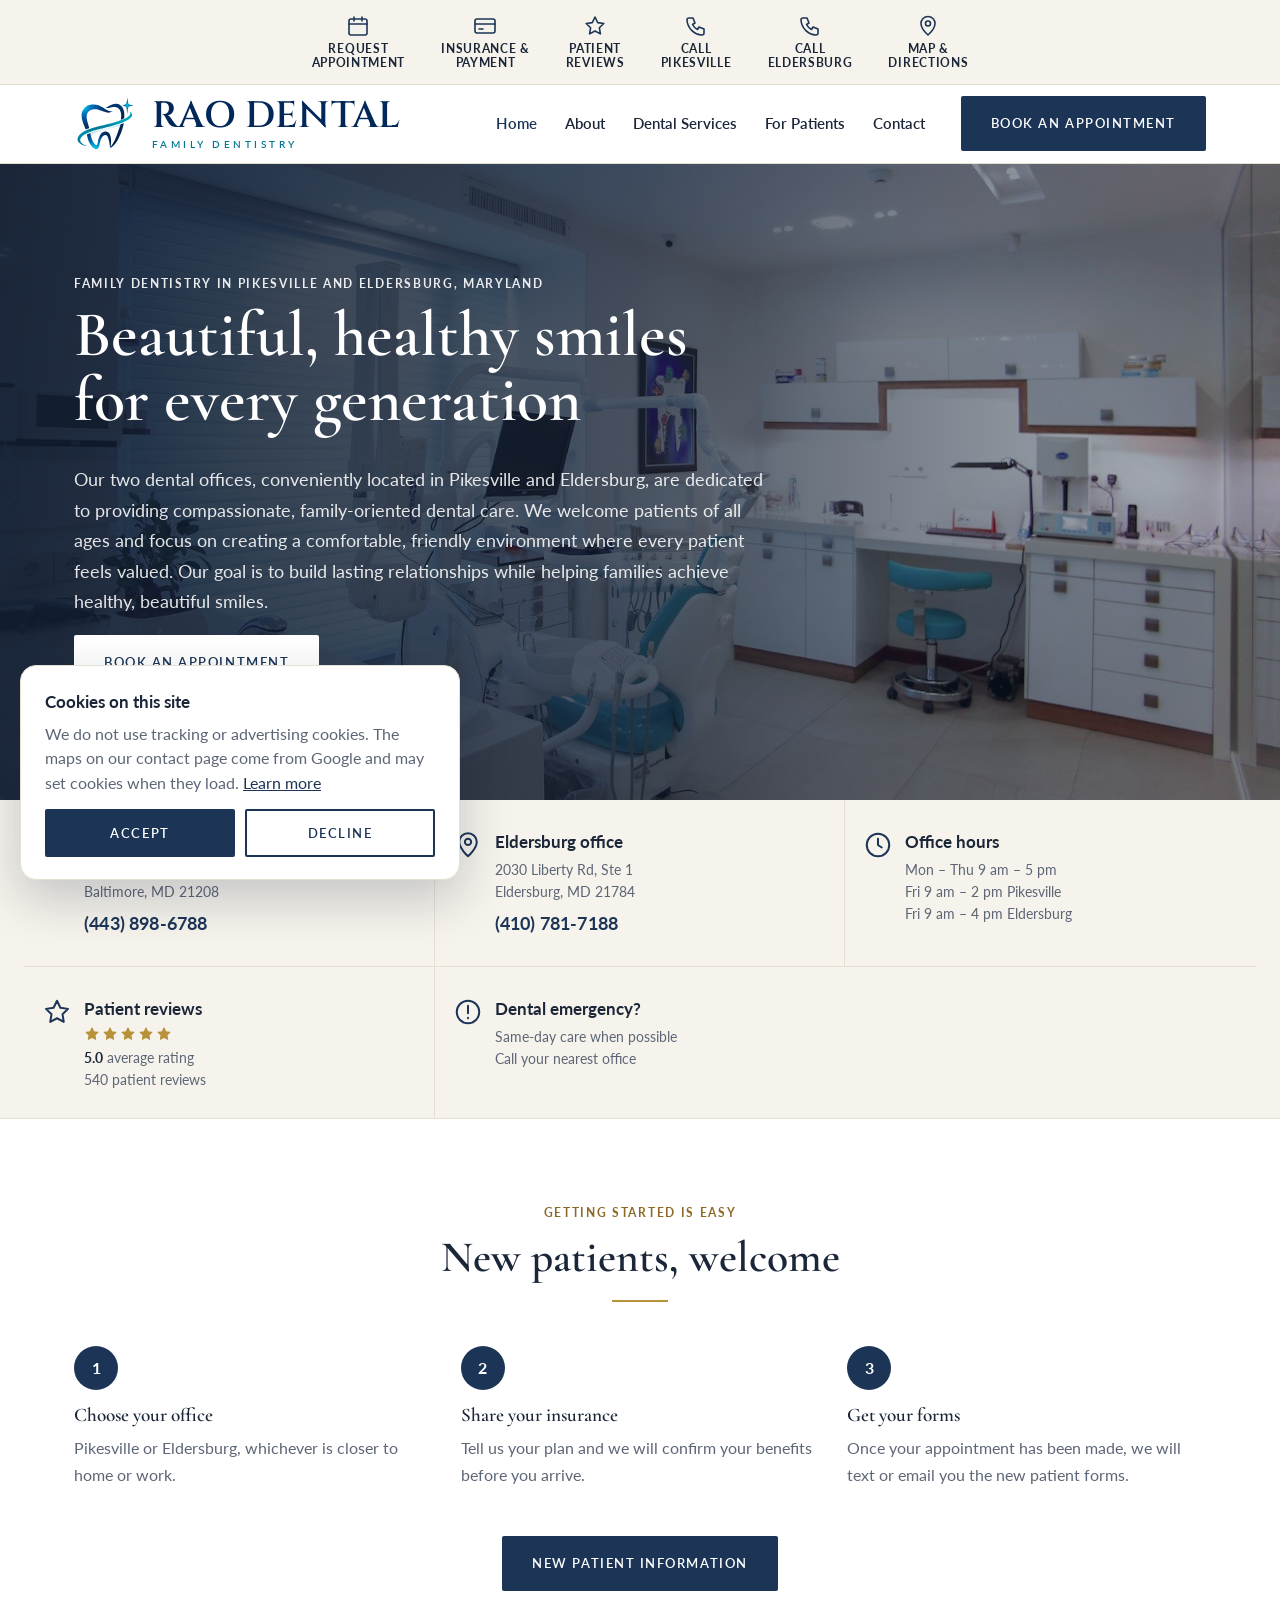
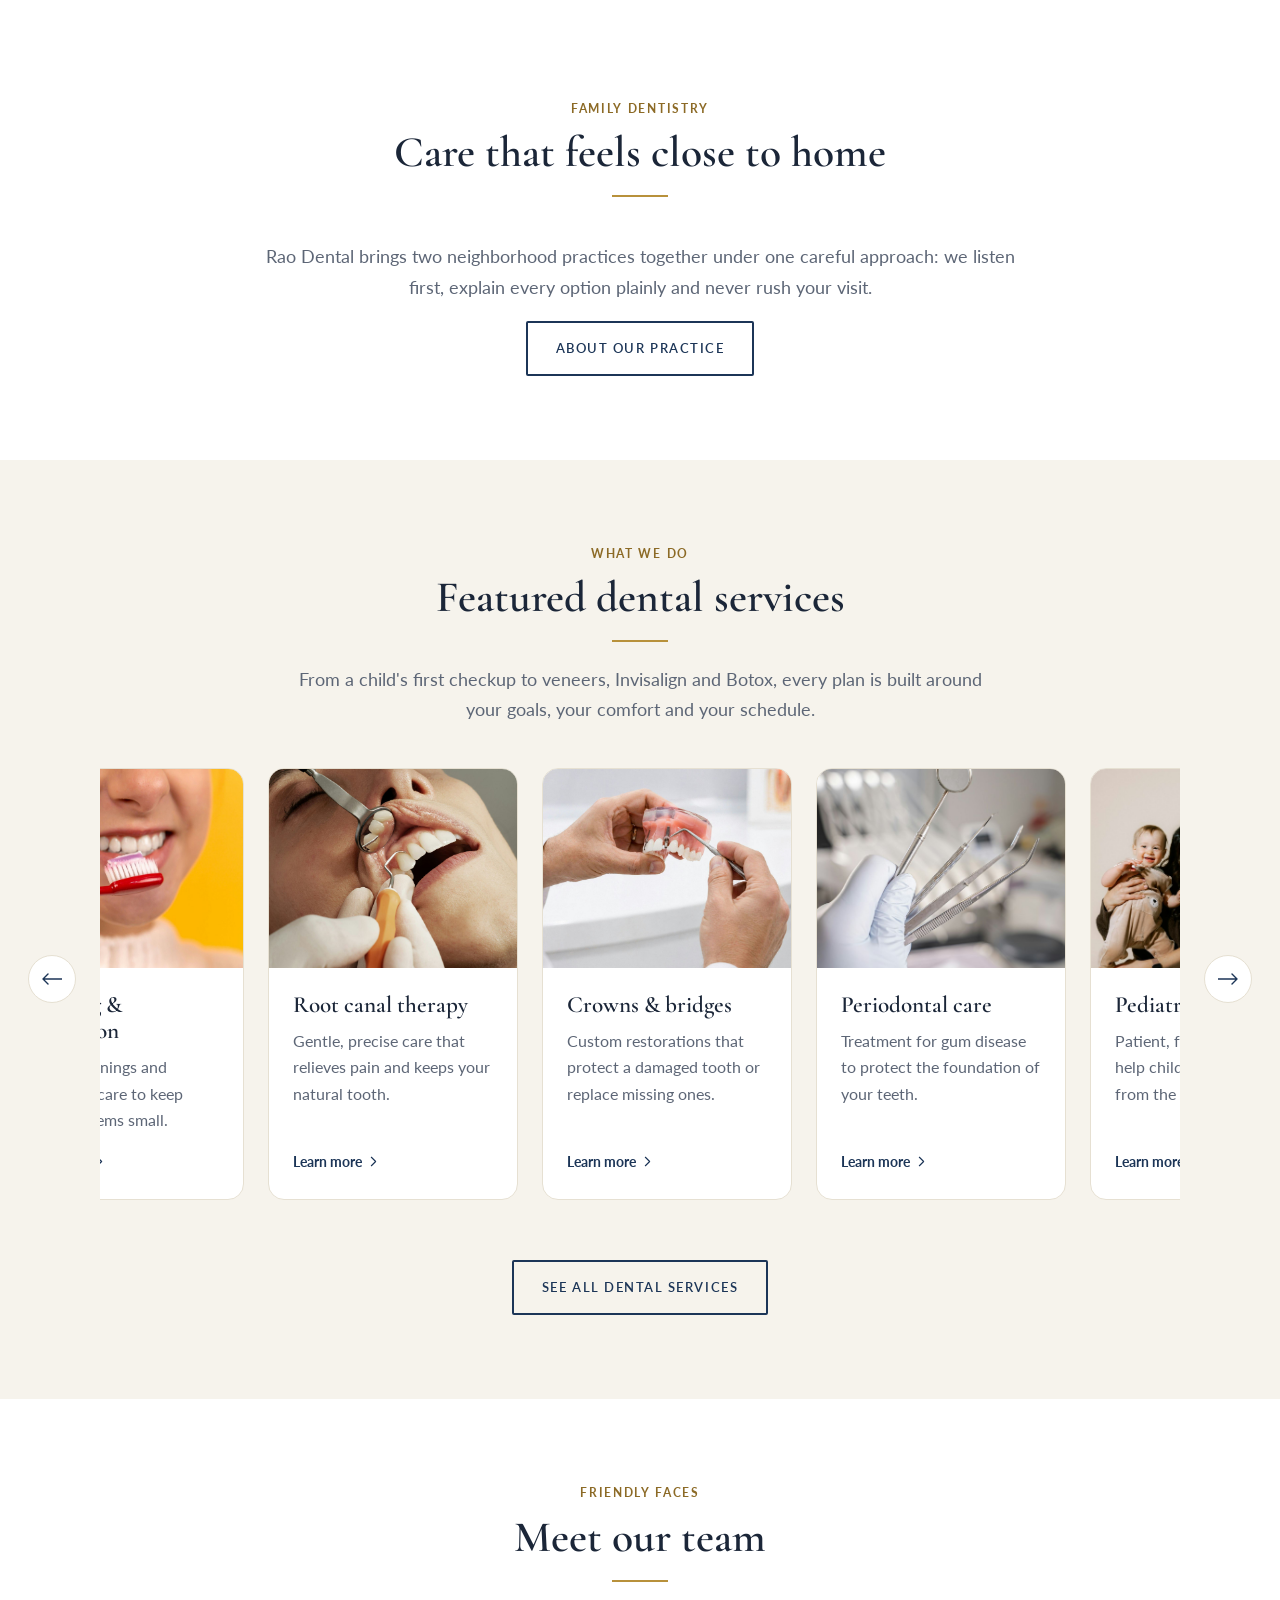
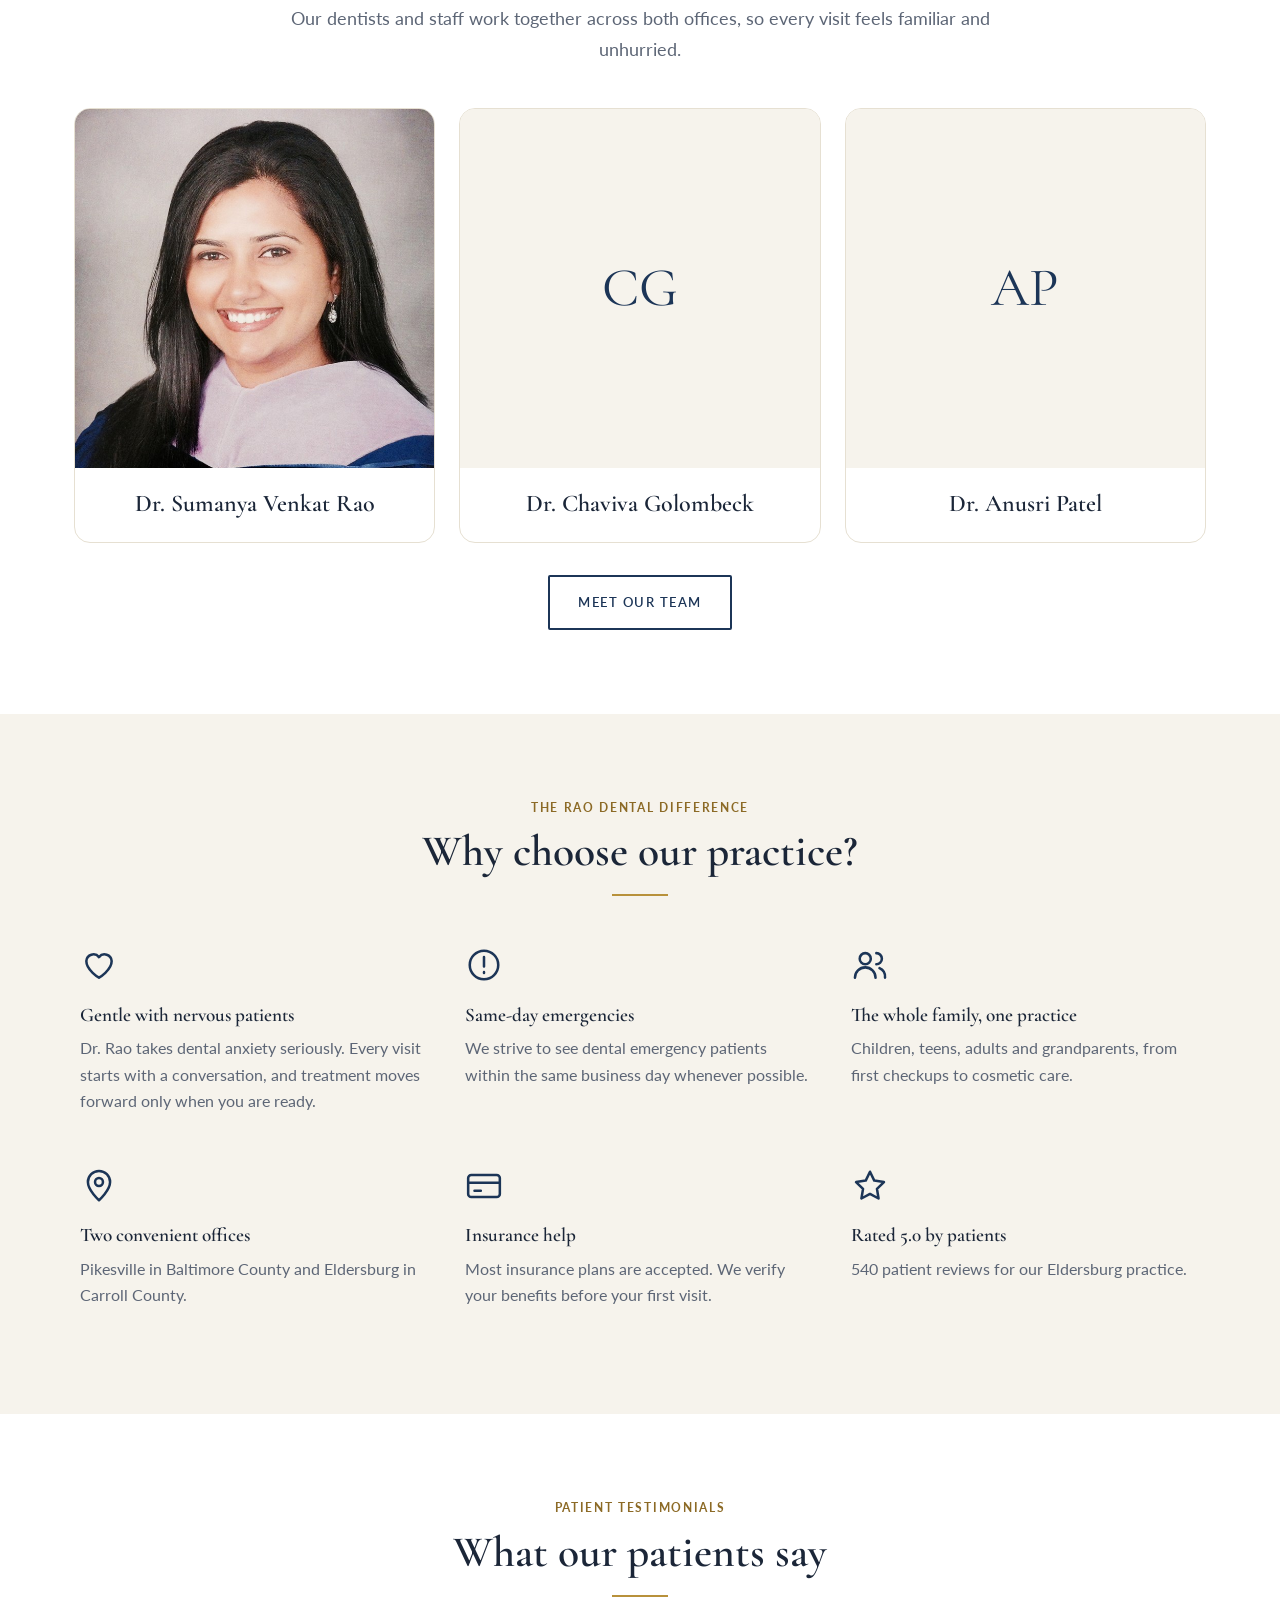
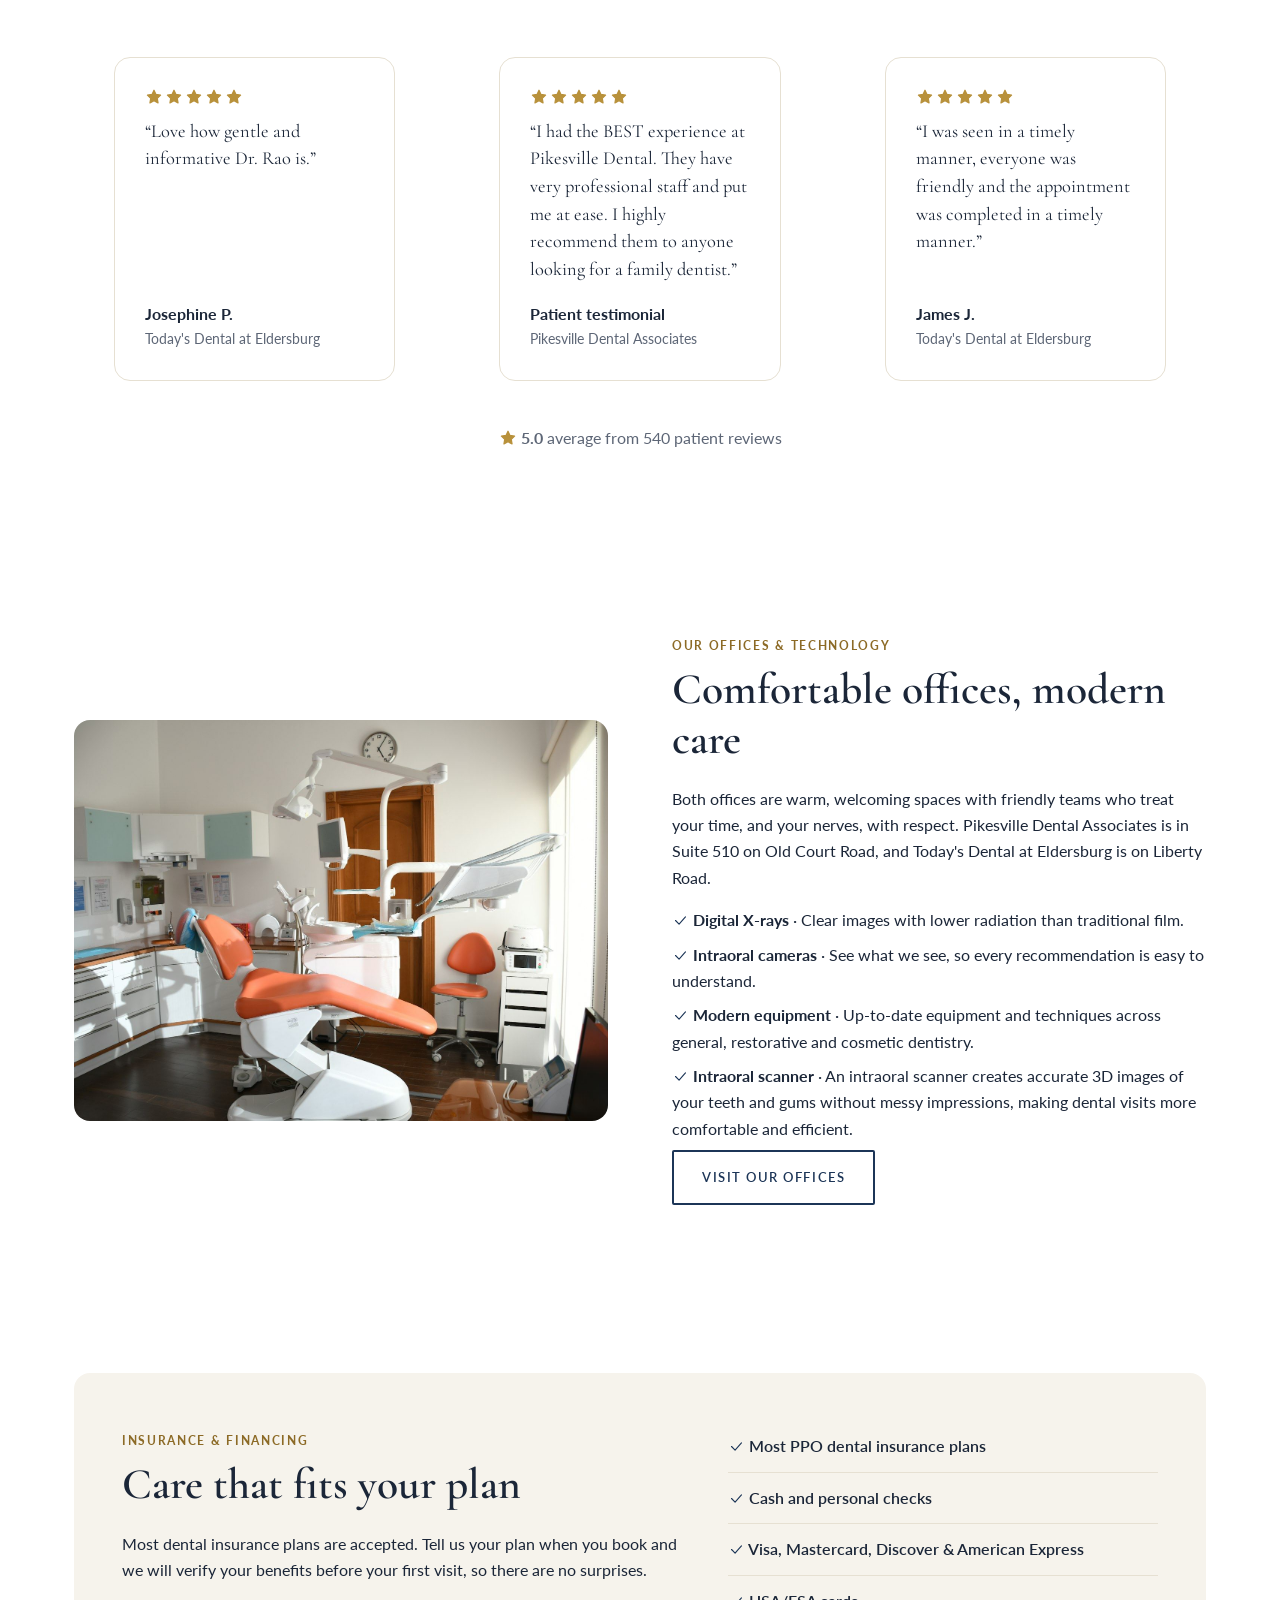
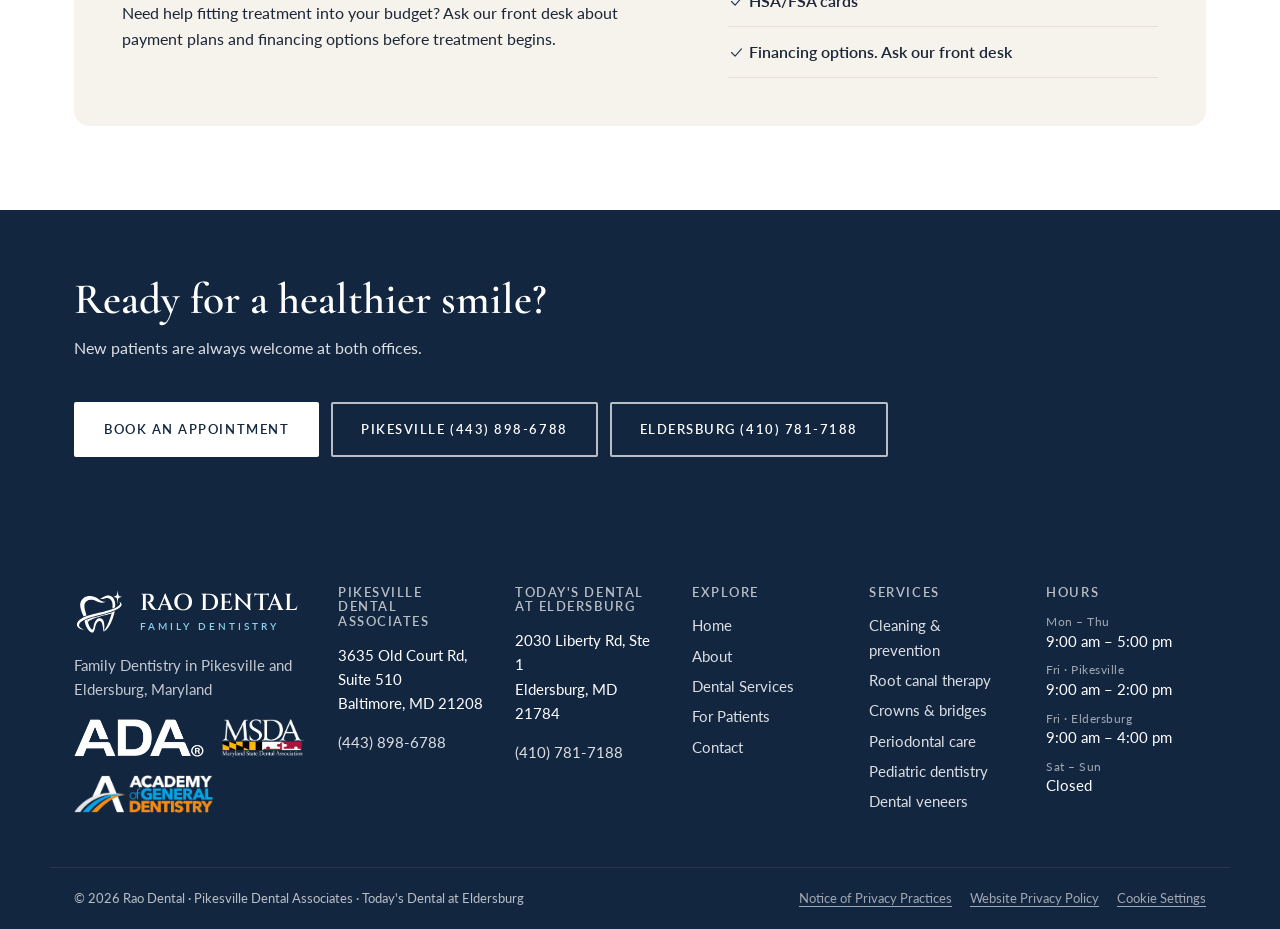
<file: index.html>
<!doctype html><html lang="en"><head><meta charset="utf-8"><meta name="viewport" content="width=device-width,initial-scale=1">
<title>Rao Dental | Family Dentistry</title><meta name="description" content="Family dentistry for all ages at two Maryland offices: Pikesville Dental Associates and Today&#x27;s Dental at Eldersburg. New patients welcome."><meta property="og:type" content="website"><meta property="og:site_name" content="Rao Dental"><meta property="og:title" content="Rao Dental | Family Dentistry"><meta property="og:description" content="Family dentistry for all ages at two Maryland offices: Pikesville Dental Associates and Today's Dental at Eldersburg. New patients welcome."><meta property="og:url" content="https://raodental.com/"><meta property="og:image" content="https://raodental.com/img/og-share.jpg"><meta property="og:image:width" content="1200"><meta property="og:image:height" content="630"><meta property="og:image:alt" content="Rao Dental, family dentistry in Pikesville and Eldersburg, Maryland"><meta name="twitter:card" content="summary_large_image"><script type="application/ld+json">{"@context": "https://schema.org", "@graph": [{"@type": "Organization", "@id": "https://raodental.com/#org", "name": "Rao Dental", "url": "https://raodental.com/", "logo": "https://raodental.com/img/rao-dental-emblem.svg", "email": "office@raodental.com", "subOrganization": [{"@id": "https://raodental.com/#pikesville"}, {"@id": "https://raodental.com/#eldersburg"}]}, {"@type": "WebSite", "@id": "https://raodental.com/#site", "name": "Rao Dental", "url": "https://raodental.com/", "publisher": {"@id": "https://raodental.com/#org"}}, {"@type": "Dentist", "@id": "https://raodental.com/#pikesville", "name": "Pikesville Dental Associates", "url": "https://raodental.com/", "telephone": "+14438986788", "email": "office@raodental.com", "image": "https://raodental.com/img/office-bright.jpg", "logo": "https://raodental.com/img/rao-dental-emblem.svg", "priceRange": "$$", "address": {"@type": "PostalAddress", "streetAddress": "3635 Old Court Rd, Suite 510", "addressLocality": "Baltimore", "addressRegion": "MD", "postalCode": "21208", "addressCountry": "US"}, "openingHoursSpecification": [{"@type": "OpeningHoursSpecification", "dayOfWeek": ["Monday", "Tuesday", "Wednesday", "Thursday"], "opens": "09:00", "closes": "17:00"}, {"@type": "OpeningHoursSpecification", "dayOfWeek": "Friday", "opens": "09:00", "closes": "14:00"}], "hasMap": "https://www.google.com/maps/dir/?api=1&destination=3635+Old+Court+Rd%2C+Suite+510%2C+Baltimore%2C+MD+21208", "parentOrganization": {"@id": "https://raodental.com/#org"}}, {"@type": "Dentist", "@id": "https://raodental.com/#eldersburg", "name": "Today's Dental at Eldersburg", "url": "https://raodental.com/", "telephone": "+14107817188", "email": "office@raodental.com", "image": "https://raodental.com/img/office-bright.jpg", "logo": "https://raodental.com/img/rao-dental-emblem.svg", "priceRange": "$$", "address": {"@type": "PostalAddress", "streetAddress": "2030 Liberty Rd, Ste 1", "addressLocality": "Eldersburg", "addressRegion": "MD", "postalCode": "21784", "addressCountry": "US"}, "openingHoursSpecification": [{"@type": "OpeningHoursSpecification", "dayOfWeek": ["Monday", "Tuesday", "Wednesday", "Thursday"], "opens": "09:00", "closes": "17:00"}, {"@type": "OpeningHoursSpecification", "dayOfWeek": "Friday", "opens": "09:00", "closes": "16:00"}], "hasMap": "https://www.google.com/maps/dir/?api=1&destination=2030+Liberty+Rd%2C+Ste+1%2C+Eldersburg%2C+MD+21784", "parentOrganization": {"@id": "https://raodental.com/#org"}}]}</script><link rel="canonical" href="https://raodental.com/">
<link rel="icon" type="image/svg+xml" href="img/rao-dental-favicon.svg?v=24ac31e0"><link rel="icon" type="image/png" sizes="32x32" href="img/rao-dental-favicon-32.png?v=24ac31e0"><link rel="apple-touch-icon" href="img/rao-dental-apple-touch.png"><link rel="preconnect" href="https://fonts.googleapis.com"><link rel="preconnect" href="https://fonts.gstatic.com" crossorigin>
<link href="https://fonts.googleapis.com/css2?family=Cormorant+Garamond:wght@500;600;700&family=Cinzel:wght@600&family=Lato:wght@400;700&display=swap" rel="stylesheet"><link rel="stylesheet" href="css/site.css?v=e79960fa"></head>
<body class="style-1"><a class="skip" href="#main">Skip to content</a><div class="util icons"><div class="wrap"><a href="contact.html#appointment"><svg class="ic" viewBox="0 0 24 24" fill="none" stroke="currentColor" stroke-width="1.6" stroke-linecap="round" stroke-linejoin="round" aria-hidden="true"><rect x="3" y="5" width="18" height="16" rx="2"/><path d="M3 10h18M8 3v4M16 3v4"/></svg><span>Request<br>Appointment</span></a><a href="patients.html#insurance"><svg class="ic" viewBox="0 0 24 24" fill="none" stroke="currentColor" stroke-width="1.6" stroke-linecap="round" stroke-linejoin="round" aria-hidden="true"><rect x="2" y="5" width="20" height="14" rx="2"/><path d="M2 10h20M6 15h4"/></svg><span>Insurance &amp;<br>Payment</span></a><a href="index.html#reviews"><svg class="ic" viewBox="0 0 24 24" fill="none" stroke="currentColor" stroke-width="1.6" stroke-linecap="round" stroke-linejoin="round" aria-hidden="true"><path d="M12 3l2.7 5.6 6.1.9-4.4 4.3 1 6.1L12 17l-5.4 2.9 1-6.1L3.2 9.5l6.1-.9L12 3z"/></svg><span>Patient<br>Reviews</span></a><a href="tel:+14438986788"><svg class="ic" viewBox="0 0 24 24" fill="none" stroke="currentColor" stroke-width="1.6" stroke-linecap="round" stroke-linejoin="round" aria-hidden="true"><path d="M5 4h4l2 5-2.5 1.5a11 11 0 0 0 5 5L15 13l5 2v4a2 2 0 0 1-2 2A16 16 0 0 1 3 6a2 2 0 0 1 2-2z"/></svg><span>Call<br>Pikesville</span></a><a href="tel:+14107817188"><svg class="ic" viewBox="0 0 24 24" fill="none" stroke="currentColor" stroke-width="1.6" stroke-linecap="round" stroke-linejoin="round" aria-hidden="true"><path d="M5 4h4l2 5-2.5 1.5a11 11 0 0 0 5 5L15 13l5 2v4a2 2 0 0 1-2 2A16 16 0 0 1 3 6a2 2 0 0 1 2-2z"/></svg><span>Call<br>Eldersburg</span></a><a href="contact.html#location"><svg class="ic" viewBox="0 0 24 24" fill="none" stroke="currentColor" stroke-width="1.6" stroke-linecap="round" stroke-linejoin="round" aria-hidden="true"><path d="M12 21s-7-6.2-7-11.5a7 7 0 0 1 14 0C19 14.8 12 21 12 21z"/><circle cx="12" cy="9.5" r="2.5"/></svg><span>Map &amp;<br>Directions</span></a></div></div><header class="site-header"><div class="wrap hdr"><a class="logo logo-emb" href="index.html" aria-label="Rao Dental, Family Dentistry home"><span class="emb"><img src="img/rao-dental-emblem.svg" alt="" width="56" height="56"></span><span class="emb-text"><span class="emb-name">RAO DENTAL</span><small>Family Dentistry</small></span></a><button type="button" class="burger" aria-label="Menu" aria-expanded="false" aria-controls="site-nav"><svg class="ic" viewBox="0 0 24 24" fill="none" stroke="currentColor" stroke-width="1.6" stroke-linecap="round" stroke-linejoin="round" aria-hidden="true"><path d="M4 7h16M4 12h16M4 17h16"/></svg></button><nav id="site-nav" aria-label="Main"><ul class="nav"><li><a href="index.html" aria-current="page">Home</a></li><li class="has-sub"><a href="about.html">About</a><ul class="sub"><li><a href="about.html#practice">About Our Practice</a></li><li><a href="about.html#team">Meet Our Team</a></li><li><a href="about.html#office">Our Office</a></li><li><a href="about.html#faq">FAQs</a></li><li><a href="about.html#philosophy">Our Philosophy</a></li></ul></li><li class="has-sub"><a href="services.html">Dental Services</a><ul class="sub"><li><a href="services.html#cleaning">Cleaning &amp; prevention</a></li><li><a href="services.html#root-canal">Root canal therapy</a></li><li><a href="services.html#crowns">Crowns &amp; bridges</a></li><li><a href="services.html#periodontal">Periodontal care</a></li><li><a href="services.html#pediatric">Pediatric dentistry</a></li><li><a href="services.html#veneers">Dental veneers</a></li><li><a href="services.html#whitening">Teeth whitening</a></li><li><a href="services.html#implants">Implant restoration</a></li><li><a href="services.html#invisalign">Invisalign</a></li><li><a href="services.html#botox">Botox</a></li></ul></li><li class="has-sub"><a href="patients.html">For Patients</a><ul class="sub"><li><a href="patients.html#new-patients">New Patient Information</a></li><li><a href="patients.html#first-visit">Your First Visit</a></li><li><a href="patients.html#forms">Patient Forms</a></li><li><a href="patients.html#insurance">Insurance &amp; Financing</a></li><li><a href="patients.html#payment">Payment Options</a></li><li><a href="patients.html#post-op">Post-Operative Instructions</a></li></ul></li><li class="has-sub"><a href="contact.html">Contact</a><ul class="sub"><li><a href="contact.html#info">Contact Information</a></li><li><a href="contact.html#hours">Office Hours</a></li><li><a href="contact.html#location">Location &amp; Directions</a></li><li><a href="contact.html#appointment">Request an Appointment</a></li></ul></li></ul></nav><div class="hdr-cta"><a class="btn btn-primary" href="contact.html#appointment">Book an Appointment</a></div></div></header><main id="main"><section class="hero hero-photo left" style="background-image:url(img/office-bright.jpg)"><div class="wrap"><div class="hero-box"><p class="eyebrow">Family Dentistry in Pikesville and Eldersburg, Maryland</p><h1>Beautiful, healthy smiles for every generation</h1><p class="lead">Our two dental offices, conveniently located in Pikesville and Eldersburg, are dedicated to providing compassionate, family-oriented dental care. We welcome patients of all ages and focus on creating a comfortable, friendly environment where every patient feels valued. Our goal is to build lasting relationships while helping families achieve healthy, beautiful smiles.</p><div class="btn-row"><a class="btn btn-primary" href="contact.html#appointment">Book an Appointment</a></div></div></div></section><section class="quick locstrip" id="locations" aria-label="Our offices"><div class="wrap grid g5"><div class="q"><svg class="ic" viewBox="0 0 24 24" fill="none" stroke="currentColor" stroke-width="1.6" stroke-linecap="round" stroke-linejoin="round" aria-hidden="true"><path d="M12 21s-7-6.2-7-11.5a7 7 0 0 1 14 0C19 14.8 12 21 12 21z"/><circle cx="12" cy="9.5" r="2.5"/></svg><span><strong>Pikesville office</strong><small><a href="https://www.google.com/maps/dir/?api=1&destination=3635+Old+Court+Rd%2C+Suite+510%2C+Baltimore%2C+MD+21208" target="_blank" rel="noopener">3635 Old Court Rd, Suite 510<br>Baltimore, MD 21208</a></small><a class="q-tel" href="tel:+14438986788">(443) 898-6788</a></span></div><div class="q"><svg class="ic" viewBox="0 0 24 24" fill="none" stroke="currentColor" stroke-width="1.6" stroke-linecap="round" stroke-linejoin="round" aria-hidden="true"><path d="M12 21s-7-6.2-7-11.5a7 7 0 0 1 14 0C19 14.8 12 21 12 21z"/><circle cx="12" cy="9.5" r="2.5"/></svg><span><strong>Eldersburg office</strong><small><a href="https://www.google.com/maps/dir/?api=1&destination=2030+Liberty+Rd%2C+Ste+1%2C+Eldersburg%2C+MD+21784" target="_blank" rel="noopener">2030 Liberty Rd, Ste 1<br>Eldersburg, MD 21784</a></small><a class="q-tel" href="tel:+14107817188">(410) 781-7188</a></span></div><div class="q"><svg class="ic" viewBox="0 0 24 24" fill="none" stroke="currentColor" stroke-width="1.6" stroke-linecap="round" stroke-linejoin="round" aria-hidden="true"><circle cx="12" cy="12" r="9"/><path d="M12 7v5l3 2"/></svg><span><strong>Office hours</strong><small>Mon – Thu 9 am – 5 pm</small><small>Fri 9 am – 2 pm Pikesville</small><small>Fri 9 am – 4 pm Eldersburg</small></span></div><div class="q"><svg class="ic" viewBox="0 0 24 24" fill="none" stroke="currentColor" stroke-width="1.6" stroke-linecap="round" stroke-linejoin="round" aria-hidden="true"><path d="M12 3l2.7 5.6 6.1.9-4.4 4.3 1 6.1L12 17l-5.4 2.9 1-6.1L3.2 9.5l6.1-.9L12 3z"/></svg><span><strong>Patient reviews</strong><span class="stars q-stars"><svg class="ic st" viewBox="0 0 24 24" fill="none" stroke="currentColor" stroke-width="1.6" stroke-linecap="round" stroke-linejoin="round" aria-hidden="true"><path d="M12 3l2.7 5.6 6.1.9-4.4 4.3 1 6.1L12 17l-5.4 2.9 1-6.1L3.2 9.5l6.1-.9L12 3z"/></svg><svg class="ic st" viewBox="0 0 24 24" fill="none" stroke="currentColor" stroke-width="1.6" stroke-linecap="round" stroke-linejoin="round" aria-hidden="true"><path d="M12 3l2.7 5.6 6.1.9-4.4 4.3 1 6.1L12 17l-5.4 2.9 1-6.1L3.2 9.5l6.1-.9L12 3z"/></svg><svg class="ic st" viewBox="0 0 24 24" fill="none" stroke="currentColor" stroke-width="1.6" stroke-linecap="round" stroke-linejoin="round" aria-hidden="true"><path d="M12 3l2.7 5.6 6.1.9-4.4 4.3 1 6.1L12 17l-5.4 2.9 1-6.1L3.2 9.5l6.1-.9L12 3z"/></svg><svg class="ic st" viewBox="0 0 24 24" fill="none" stroke="currentColor" stroke-width="1.6" stroke-linecap="round" stroke-linejoin="round" aria-hidden="true"><path d="M12 3l2.7 5.6 6.1.9-4.4 4.3 1 6.1L12 17l-5.4 2.9 1-6.1L3.2 9.5l6.1-.9L12 3z"/></svg><svg class="ic st" viewBox="0 0 24 24" fill="none" stroke="currentColor" stroke-width="1.6" stroke-linecap="round" stroke-linejoin="round" aria-hidden="true"><path d="M12 3l2.7 5.6 6.1.9-4.4 4.3 1 6.1L12 17l-5.4 2.9 1-6.1L3.2 9.5l6.1-.9L12 3z"/></svg></span><small><b>5.0</b> average rating</small><small><a href="#reviews">540 patient reviews</a></small></span></div><div class="q"><svg class="ic" viewBox="0 0 24 24" fill="none" stroke="currentColor" stroke-width="1.6" stroke-linecap="round" stroke-linejoin="round" aria-hidden="true"><circle cx="12" cy="12" r="9"/><path d="M12 7v6M12 16.5v.5"/></svg><span><strong>Dental emergency?</strong><small>Same-day care when possible</small><small>Call your nearest office</small></span></div></div></section><section class="sec np-sec" id="new-patients"><div class="wrap"><header class="sec-head center"><p class="eyebrow">Getting started is easy</p><h2>New patients, welcome</h2></header><ol class="steps"><li><span class="step">1</span><h3>Choose your office</h3><p>Pikesville or Eldersburg, whichever is closer to home or work.</p></li><li><span class="step">2</span><h3>Share your insurance</h3><p>Tell us your plan and we will confirm your benefits before you arrive.</p></li><li><span class="step">3</span><h3>Get your forms</h3><p>Once your appointment has been made, we will text or email you the new patient forms.</p></li></ol><div class="center mt"><a class="btn btn-primary" href="patients.html#new-patients">New patient information</a></div></div></section><section class="sec intro-sec"><div class="wrap"><header class="sec-head center"><p class="eyebrow">Family dentistry</p><h2>Care that feels close to home</h2></header><div class="intro"><p>Rao Dental brings two neighborhood practices together under one careful approach: we listen first, explain every option plainly and never rush your visit.</p><a class="btn btn-ghost" href="about.html">About our practice</a></div></div></section><section class="sec svc-sec" id="services"><div class="wrap"><header class="sec-head center"><p class="eyebrow">What we do</p><h2>Featured dental services</h2><p class="lead">From a child&#x27;s first checkup to veneers, Invisalign and Botox, every plan is built around your goals, your comfort and your schedule.</p></header><div class="car-shell"><div class="car-nav"><button type="button" class="car-b" data-dir="-1" aria-label="Previous services"><svg width="20" height="12" viewBox="0 0 20 12" fill="none" stroke="currentColor" stroke-width="1.4" stroke-linecap="round" stroke-linejoin="round" aria-hidden="true"><path d="M20 6H1M6 1L1 6l5 5"/></svg></button><button type="button" class="car-b" data-dir="1" aria-label="More services"><svg width="20" height="12" viewBox="0 0 20 12" fill="none" stroke="currentColor" stroke-width="1.4" stroke-linecap="round" stroke-linejoin="round" aria-hidden="true"><path d="M0 6h19M14 1l5 5-5 5"/></svg></button></div><div class="car" id="svc-car" tabindex="0" role="region" aria-label="Services"><a class="card svc" href="services.html#cleaning"><div class="svc-img" style="background-image:url(img/svc-preventive.jpg)"></div><div class="card-body"><h3>Cleaning &amp; prevention</h3><p>Exams, cleanings and preventive care to keep small problems small.</p><span class="more">Learn more <svg class="ic sm" viewBox="0 0 24 24" fill="none" stroke="currentColor" stroke-width="1.6" stroke-linecap="round" stroke-linejoin="round" aria-hidden="true"><path d="M9 6l6 6-6 6"/></svg></span></div></a><a class="card svc" href="services.html#root-canal"><div class="svc-img" style="background-image:url(img/svc-general.jpg)"></div><div class="card-body"><h3>Root canal therapy</h3><p>Gentle, precise care that relieves pain and keeps your natural tooth.</p><span class="more">Learn more <svg class="ic sm" viewBox="0 0 24 24" fill="none" stroke="currentColor" stroke-width="1.6" stroke-linecap="round" stroke-linejoin="round" aria-hidden="true"><path d="M9 6l6 6-6 6"/></svg></span></div></a><a class="card svc" href="services.html#crowns"><div class="svc-img" style="background-image:url(img/svc-restorative.jpg)"></div><div class="card-body"><h3>Crowns &amp; bridges</h3><p>Custom restorations that protect a damaged tooth or replace missing ones.</p><span class="more">Learn more <svg class="ic sm" viewBox="0 0 24 24" fill="none" stroke="currentColor" stroke-width="1.6" stroke-linecap="round" stroke-linejoin="round" aria-hidden="true"><path d="M9 6l6 6-6 6"/></svg></span></div></a><a class="card svc" href="services.html#periodontal"><div class="svc-img" style="background-image:url(img/svc-periodontal.jpg)"></div><div class="card-body"><h3>Periodontal care</h3><p>Treatment for gum disease to protect the foundation of your teeth.</p><span class="more">Learn more <svg class="ic sm" viewBox="0 0 24 24" fill="none" stroke="currentColor" stroke-width="1.6" stroke-linecap="round" stroke-linejoin="round" aria-hidden="true"><path d="M9 6l6 6-6 6"/></svg></span></div></a><a class="card svc" href="services.html#pediatric"><div class="svc-img" style="background-image:url(img/family-floor.jpg)"></div><div class="card-body"><h3>Pediatric dentistry</h3><p>Patient, friendly visits that help children feel at ease from the first checkup.</p><span class="more">Learn more <svg class="ic sm" viewBox="0 0 24 24" fill="none" stroke="currentColor" stroke-width="1.6" stroke-linecap="round" stroke-linejoin="round" aria-hidden="true"><path d="M9 6l6 6-6 6"/></svg></span></div></a><a class="card svc" href="services.html#veneers"><div class="svc-img" style="background-image:url(img/svc-cosmetic.jpg)"></div><div class="card-body"><h3>Dental veneers</h3><p>Thin custom porcelain shells that reshape color, length and proportion for a natural smile.</p><span class="more">Learn more <svg class="ic sm" viewBox="0 0 24 24" fill="none" stroke="currentColor" stroke-width="1.6" stroke-linecap="round" stroke-linejoin="round" aria-hidden="true"><path d="M9 6l6 6-6 6"/></svg></span></div></a><a class="card svc" href="services.html#whitening"><div class="svc-img" style="background-image:url(img/smile-woman.jpg)"></div><div class="card-body"><h3>Teeth whitening</h3><p>Professional whitening for a brighter, even shade with comfort in mind.</p><span class="more">Learn more <svg class="ic sm" viewBox="0 0 24 24" fill="none" stroke="currentColor" stroke-width="1.6" stroke-linecap="round" stroke-linejoin="round" aria-hidden="true"><path d="M9 6l6 6-6 6"/></svg></span></div></a><a class="card svc" href="services.html#implants"><div class="svc-img" style="background-image:url(img/svc-implants.jpg)"></div><div class="card-body"><h3>Implant restoration</h3><p>Crowns and bridges placed on dental implants to restore a complete smile.</p><span class="more">Learn more <svg class="ic sm" viewBox="0 0 24 24" fill="none" stroke="currentColor" stroke-width="1.6" stroke-linecap="round" stroke-linejoin="round" aria-hidden="true"><path d="M9 6l6 6-6 6"/></svg></span></div></a><a class="card svc" href="services.html#invisalign"><div class="svc-img" style="background-image:url(img/svc-orthodontics.jpg)"></div><div class="card-body"><h3>Invisalign</h3><p>Clear, removable aligners that straighten teeth gradually and discreetly.</p><span class="more">Learn more <svg class="ic sm" viewBox="0 0 24 24" fill="none" stroke="currentColor" stroke-width="1.6" stroke-linecap="round" stroke-linejoin="round" aria-hidden="true"><path d="M9 6l6 6-6 6"/></svg></span></div></a><a class="card svc" href="services.html#botox"><div class="svc-img" style="background-image:url(img/svc-sedation.jpg)"></div><div class="card-body"><h3>Botox</h3><p>Therapeutic and esthetic Botox from a certified provider.</p><span class="more">Learn more <svg class="ic sm" viewBox="0 0 24 24" fill="none" stroke="currentColor" stroke-width="1.6" stroke-linecap="round" stroke-linejoin="round" aria-hidden="true"><path d="M9 6l6 6-6 6"/></svg></span></div></a></div></div><script>(function(){
var t=document.getElementById('svc-car');if(!t)return;
var shell=t.parentNode,btns=shell.querySelectorAll('.car-b');
var orig=[].slice.call(t.children);
orig.forEach(function(c){var k=c.cloneNode(true);k.setAttribute('aria-hidden','true');k.setAttribute('tabindex','-1');k.querySelectorAll('a,button').forEach(function(a){a.setAttribute('tabindex','-1');});k.classList.add('clone');t.appendChild(k);});
t.classList.add('auto');
var reduce=window.matchMedia&&window.matchMedia('(prefers-reduced-motion: reduce)').matches;
var speed=40,paused=false,hold=0,last=null,pos=t.scrollLeft;
function half(){return orig.length?(t.children[orig.length].offsetLeft-t.children[0].offsetLeft):0;}
function wrap(){var h=half();if(h<=0)return;if(pos>=h)pos-=h;if(pos<0)pos+=h;t.scrollLeft=pos;}
function step(ts){if(last===null)last=ts;var dt=Math.min(ts-last,64)/1000;last=ts;
 if(!paused&&!reduce&&ts>hold&&!document.hidden){pos+=speed*dt;wrap();}
 requestAnimationFrame(step);}
function cardW(){return t.children.length>1?t.children[1].offsetLeft-t.children[0].offsetLeft:t.clientWidth;}
btns.forEach(function(x){x.disabled=false;x.addEventListener('click',function(){
 var p=cardW(),n=Math.max(1,Math.round(t.clientWidth/p)),dir=+x.dataset.dir,target=pos+dir*n*p,from=pos,start=null;
 hold=performance.now()+1e9;
 function anim(ts){if(start===null)start=ts;var k=Math.min((ts-start)/450,1),e=1-Math.pow(1-k,3);pos=from+(target-from)*e;wrap();
  if(k<1)requestAnimationFrame(anim);else{pos=t.scrollLeft;hold=performance.now()+1500;}}
 requestAnimationFrame(anim);});});
shell.addEventListener('mouseenter',function(){paused=true;});
shell.addEventListener('mouseleave',function(){paused=false;});
shell.addEventListener('focusin',function(){paused=true;});
shell.addEventListener('focusout',function(){paused=false;});
t.addEventListener('touchstart',function(){paused=true;},{passive:true});
t.addEventListener('touchend',function(){pos=t.scrollLeft;paused=false;hold=performance.now()+2500;},{passive:true});
t.addEventListener('scroll',function(){if(paused)pos=t.scrollLeft;},{passive:true});
requestAnimationFrame(step);})();</script><div class="center mt"><a class="btn btn-ghost" href="services.html">See all dental services</a></div></div></section><section class="sec team-sec" id="team"><div class="wrap"><header class="sec-head center"><p class="eyebrow">Friendly faces</p><h2>Meet our team</h2><p class="lead">Our dentists and staff work together across both offices, so every visit feels familiar and unhurried.</p></header><div class="grid g3 team"><div class="card member"><img src="img/dr-rao-portrait.jpg" alt="Dr. Sumanya Venkat Rao" loading="lazy"><div class="card-body"><h3>Dr. Sumanya Venkat Rao</h3></div></div><div class="card member"><div class="avatar">CG</div><div class="card-body"><h3>Dr. Chaviva Golombeck</h3></div></div><div class="card member"><div class="avatar">AP</div><div class="card-body"><h3>Dr. Anusri Patel</h3></div></div></div><div class="center mt"><a class="btn btn-ghost" href="about.html#team">Meet our team</a></div></div></section><section class="sec why-sec" id="why"><div class="wrap"><header class="sec-head center"><p class="eyebrow">The Rao Dental difference</p><h2>Why choose our practice?</h2></header><div class="grid g3 why"><div class="why-item"><svg class="ic why-ic" viewBox="0 0 24 24" fill="none" stroke="currentColor" stroke-width="1.6" stroke-linecap="round" stroke-linejoin="round" aria-hidden="true"><path d="M12 20s-8-4.7-8-10.5A4.5 4.5 0 0 1 12 7a4.5 4.5 0 0 1 8 2.5C20 15.3 12 20 12 20z"/></svg><h3>Gentle with nervous patients</h3><p>Dr. Rao takes dental anxiety seriously. Every visit starts with a conversation, and treatment moves forward only when you are ready.</p></div><div class="why-item"><svg class="ic why-ic" viewBox="0 0 24 24" fill="none" stroke="currentColor" stroke-width="1.6" stroke-linecap="round" stroke-linejoin="round" aria-hidden="true"><circle cx="12" cy="12" r="9"/><path d="M12 7v6M12 16.5v.5"/></svg><h3>Same-day emergencies</h3><p>We strive to see dental emergency patients within the same business day whenever possible.</p></div><div class="why-item"><svg class="ic why-ic" viewBox="0 0 24 24" fill="none" stroke="currentColor" stroke-width="1.6" stroke-linecap="round" stroke-linejoin="round" aria-hidden="true"><circle cx="9" cy="8" r="3.5"/><path d="M2.5 20a6.5 6.5 0 0 1 13 0M16 4.5a3.5 3.5 0 0 1 0 7M18 14a6 6 0 0 1 3.5 6"/></svg><h3>The whole family, one practice</h3><p>Children, teens, adults and grandparents, from first checkups to cosmetic care.</p></div><div class="why-item"><svg class="ic why-ic" viewBox="0 0 24 24" fill="none" stroke="currentColor" stroke-width="1.6" stroke-linecap="round" stroke-linejoin="round" aria-hidden="true"><path d="M12 21s-7-6.2-7-11.5a7 7 0 0 1 14 0C19 14.8 12 21 12 21z"/><circle cx="12" cy="9.5" r="2.5"/></svg><h3>Two convenient offices</h3><p>Pikesville in Baltimore County and Eldersburg in Carroll County.</p></div><div class="why-item"><svg class="ic why-ic" viewBox="0 0 24 24" fill="none" stroke="currentColor" stroke-width="1.6" stroke-linecap="round" stroke-linejoin="round" aria-hidden="true"><rect x="2" y="5" width="20" height="14" rx="2"/><path d="M2 10h20M6 15h4"/></svg><h3>Insurance help</h3><p>Most insurance plans are accepted. We verify your benefits before your first visit.</p></div><div class="why-item"><svg class="ic why-ic" viewBox="0 0 24 24" fill="none" stroke="currentColor" stroke-width="1.6" stroke-linecap="round" stroke-linejoin="round" aria-hidden="true"><path d="M12 3l2.7 5.6 6.1.9-4.4 4.3 1 6.1L12 17l-5.4 2.9 1-6.1L3.2 9.5l6.1-.9L12 3z"/></svg><h3>Rated 5.0 by patients</h3><p>540 patient reviews for our Eldersburg practice.</p></div></div></div></section><section class="sec rev-sec" id="reviews"><div class="wrap"><header class="sec-head center"><p class="eyebrow">Patient testimonials</p><h2>What our patients say</h2></header><div class="grid g3 tst"><figure class="card quote"><span class="stars"><svg class="ic st" viewBox="0 0 24 24" fill="none" stroke="currentColor" stroke-width="1.6" stroke-linecap="round" stroke-linejoin="round" aria-hidden="true"><path d="M12 3l2.7 5.6 6.1.9-4.4 4.3 1 6.1L12 17l-5.4 2.9 1-6.1L3.2 9.5l6.1-.9L12 3z"/></svg><svg class="ic st" viewBox="0 0 24 24" fill="none" stroke="currentColor" stroke-width="1.6" stroke-linecap="round" stroke-linejoin="round" aria-hidden="true"><path d="M12 3l2.7 5.6 6.1.9-4.4 4.3 1 6.1L12 17l-5.4 2.9 1-6.1L3.2 9.5l6.1-.9L12 3z"/></svg><svg class="ic st" viewBox="0 0 24 24" fill="none" stroke="currentColor" stroke-width="1.6" stroke-linecap="round" stroke-linejoin="round" aria-hidden="true"><path d="M12 3l2.7 5.6 6.1.9-4.4 4.3 1 6.1L12 17l-5.4 2.9 1-6.1L3.2 9.5l6.1-.9L12 3z"/></svg><svg class="ic st" viewBox="0 0 24 24" fill="none" stroke="currentColor" stroke-width="1.6" stroke-linecap="round" stroke-linejoin="round" aria-hidden="true"><path d="M12 3l2.7 5.6 6.1.9-4.4 4.3 1 6.1L12 17l-5.4 2.9 1-6.1L3.2 9.5l6.1-.9L12 3z"/></svg><svg class="ic st" viewBox="0 0 24 24" fill="none" stroke="currentColor" stroke-width="1.6" stroke-linecap="round" stroke-linejoin="round" aria-hidden="true"><path d="M12 3l2.7 5.6 6.1.9-4.4 4.3 1 6.1L12 17l-5.4 2.9 1-6.1L3.2 9.5l6.1-.9L12 3z"/></svg></span><blockquote>“Love how gentle and informative Dr. Rao is.”</blockquote><figcaption><strong>Josephine P.</strong><span>Today&#x27;s Dental at Eldersburg</span></figcaption></figure><figure class="card quote"><span class="stars"><svg class="ic st" viewBox="0 0 24 24" fill="none" stroke="currentColor" stroke-width="1.6" stroke-linecap="round" stroke-linejoin="round" aria-hidden="true"><path d="M12 3l2.7 5.6 6.1.9-4.4 4.3 1 6.1L12 17l-5.4 2.9 1-6.1L3.2 9.5l6.1-.9L12 3z"/></svg><svg class="ic st" viewBox="0 0 24 24" fill="none" stroke="currentColor" stroke-width="1.6" stroke-linecap="round" stroke-linejoin="round" aria-hidden="true"><path d="M12 3l2.7 5.6 6.1.9-4.4 4.3 1 6.1L12 17l-5.4 2.9 1-6.1L3.2 9.5l6.1-.9L12 3z"/></svg><svg class="ic st" viewBox="0 0 24 24" fill="none" stroke="currentColor" stroke-width="1.6" stroke-linecap="round" stroke-linejoin="round" aria-hidden="true"><path d="M12 3l2.7 5.6 6.1.9-4.4 4.3 1 6.1L12 17l-5.4 2.9 1-6.1L3.2 9.5l6.1-.9L12 3z"/></svg><svg class="ic st" viewBox="0 0 24 24" fill="none" stroke="currentColor" stroke-width="1.6" stroke-linecap="round" stroke-linejoin="round" aria-hidden="true"><path d="M12 3l2.7 5.6 6.1.9-4.4 4.3 1 6.1L12 17l-5.4 2.9 1-6.1L3.2 9.5l6.1-.9L12 3z"/></svg><svg class="ic st" viewBox="0 0 24 24" fill="none" stroke="currentColor" stroke-width="1.6" stroke-linecap="round" stroke-linejoin="round" aria-hidden="true"><path d="M12 3l2.7 5.6 6.1.9-4.4 4.3 1 6.1L12 17l-5.4 2.9 1-6.1L3.2 9.5l6.1-.9L12 3z"/></svg></span><blockquote>“I had the BEST experience at Pikesville Dental. They have very professional staff and put me at ease. I highly recommend them to anyone looking for a family dentist.”</blockquote><figcaption><strong>Patient testimonial</strong><span>Pikesville Dental Associates</span></figcaption></figure><figure class="card quote"><span class="stars"><svg class="ic st" viewBox="0 0 24 24" fill="none" stroke="currentColor" stroke-width="1.6" stroke-linecap="round" stroke-linejoin="round" aria-hidden="true"><path d="M12 3l2.7 5.6 6.1.9-4.4 4.3 1 6.1L12 17l-5.4 2.9 1-6.1L3.2 9.5l6.1-.9L12 3z"/></svg><svg class="ic st" viewBox="0 0 24 24" fill="none" stroke="currentColor" stroke-width="1.6" stroke-linecap="round" stroke-linejoin="round" aria-hidden="true"><path d="M12 3l2.7 5.6 6.1.9-4.4 4.3 1 6.1L12 17l-5.4 2.9 1-6.1L3.2 9.5l6.1-.9L12 3z"/></svg><svg class="ic st" viewBox="0 0 24 24" fill="none" stroke="currentColor" stroke-width="1.6" stroke-linecap="round" stroke-linejoin="round" aria-hidden="true"><path d="M12 3l2.7 5.6 6.1.9-4.4 4.3 1 6.1L12 17l-5.4 2.9 1-6.1L3.2 9.5l6.1-.9L12 3z"/></svg><svg class="ic st" viewBox="0 0 24 24" fill="none" stroke="currentColor" stroke-width="1.6" stroke-linecap="round" stroke-linejoin="round" aria-hidden="true"><path d="M12 3l2.7 5.6 6.1.9-4.4 4.3 1 6.1L12 17l-5.4 2.9 1-6.1L3.2 9.5l6.1-.9L12 3z"/></svg><svg class="ic st" viewBox="0 0 24 24" fill="none" stroke="currentColor" stroke-width="1.6" stroke-linecap="round" stroke-linejoin="round" aria-hidden="true"><path d="M12 3l2.7 5.6 6.1.9-4.4 4.3 1 6.1L12 17l-5.4 2.9 1-6.1L3.2 9.5l6.1-.9L12 3z"/></svg></span><blockquote>“I was seen in a timely manner, everyone was friendly and the appointment was completed in a timely manner.”</blockquote><figcaption><strong>James J.</strong><span>Today&#x27;s Dental at Eldersburg</span></figcaption></figure></div><p class="rating-note"><svg class="ic st" viewBox="0 0 24 24" fill="none" stroke="currentColor" stroke-width="1.6" stroke-linecap="round" stroke-linejoin="round" aria-hidden="true"><path d="M12 3l2.7 5.6 6.1.9-4.4 4.3 1 6.1L12 17l-5.4 2.9 1-6.1L3.2 9.5l6.1-.9L12 3z"/></svg> <strong>5.0</strong> average from 540 patient reviews</p></div></section><section class="sec office-sec" id="office"><div class="wrap"><div class="split"><div class="split-media"><img src="img/office-orange.jpg" alt="Dental treatment room" loading="lazy"></div><div class="split-text"><p class="eyebrow">Our offices &amp; technology</p><h2>Comfortable offices, modern care</h2><p>Both offices are warm, welcoming spaces with friendly teams who treat your time, and your nerves, with respect. Pikesville Dental Associates is in Suite 510 on Old Court Road, and Today&#x27;s Dental at Eldersburg is on Liberty Road.</p><p class="tick"><svg class="ic sm" viewBox="0 0 24 24" fill="none" stroke="currentColor" stroke-width="1.6" stroke-linecap="round" stroke-linejoin="round" aria-hidden="true"><path d="M5 12l5 5 9-10"/></svg> <strong>Digital X-rays</strong> · Clear images with lower radiation than traditional film.</p><p class="tick"><svg class="ic sm" viewBox="0 0 24 24" fill="none" stroke="currentColor" stroke-width="1.6" stroke-linecap="round" stroke-linejoin="round" aria-hidden="true"><path d="M5 12l5 5 9-10"/></svg> <strong>Intraoral cameras</strong> · See what we see, so every recommendation is easy to understand.</p><p class="tick"><svg class="ic sm" viewBox="0 0 24 24" fill="none" stroke="currentColor" stroke-width="1.6" stroke-linecap="round" stroke-linejoin="round" aria-hidden="true"><path d="M5 12l5 5 9-10"/></svg> <strong>Modern equipment</strong> · Up-to-date equipment and techniques across general, restorative and cosmetic dentistry.</p><p class="tick"><svg class="ic sm" viewBox="0 0 24 24" fill="none" stroke="currentColor" stroke-width="1.6" stroke-linecap="round" stroke-linejoin="round" aria-hidden="true"><path d="M5 12l5 5 9-10"/></svg> <strong>Intraoral scanner</strong> · An intraoral scanner creates accurate 3D images of your teeth and gums without messy impressions, making dental visits more comfortable and efficient.</p><a class="btn btn-ghost" href="about.html#office">Visit our offices</a></div></div></div></section><section class="sec ins-sec" id="insurance"><div class="wrap"><div class="ins"><div class="ins-text"><p class="eyebrow">Insurance &amp; financing</p><h2>Care that fits your plan</h2><p>Most dental insurance plans are accepted. Tell us your plan when you book and we will verify your benefits before your first visit, so there are no surprises.</p><p>Need help fitting treatment into your budget? Ask our front desk about payment plans and financing options before treatment begins.</p></div><ul class="ins-list"><li><svg class="ic sm" viewBox="0 0 24 24" fill="none" stroke="currentColor" stroke-width="1.6" stroke-linecap="round" stroke-linejoin="round" aria-hidden="true"><path d="M5 12l5 5 9-10"/></svg> Most PPO dental insurance plans</li><li><svg class="ic sm" viewBox="0 0 24 24" fill="none" stroke="currentColor" stroke-width="1.6" stroke-linecap="round" stroke-linejoin="round" aria-hidden="true"><path d="M5 12l5 5 9-10"/></svg> Cash and personal checks</li><li><svg class="ic sm" viewBox="0 0 24 24" fill="none" stroke="currentColor" stroke-width="1.6" stroke-linecap="round" stroke-linejoin="round" aria-hidden="true"><path d="M5 12l5 5 9-10"/></svg> Visa, Mastercard, Discover &amp; American Express</li><li><svg class="ic sm" viewBox="0 0 24 24" fill="none" stroke="currentColor" stroke-width="1.6" stroke-linecap="round" stroke-linejoin="round" aria-hidden="true"><path d="M5 12l5 5 9-10"/></svg> HSA/FSA cards</li><li><svg class="ic sm" viewBox="0 0 24 24" fill="none" stroke="currentColor" stroke-width="1.6" stroke-linecap="round" stroke-linejoin="round" aria-hidden="true"><path d="M5 12l5 5 9-10"/></svg> Financing options. Ask our front desk</li></ul></div></div></section><section class="cta-band"><div class="wrap"><div><h2>Ready for a healthier smile?</h2><p>New patients are always welcome at both offices.</p></div><div class="btn-row"><a class="btn btn-light" href="contact.html#appointment">Book an appointment</a><a class="btn btn-outline-light" href="tel:+14438986788">Pikesville (443) 898-6788</a><a class="btn btn-outline-light" href="tel:+14107817188">Eldersburg (410) 781-7188</a></div></div></section></main><footer class="site-footer"><div class="wrap fgrid"><div class="fbrand"><a class="logo logo-emb" href="index.html" aria-label="Rao Dental, Family Dentistry home"><span class="emb"><img src="img/rao-dental-emblem.svg" alt="" width="56" height="56"></span><span class="emb-text"><span class="emb-name">RAO DENTAL</span><small>Family Dentistry</small></span></a><p>Family Dentistry in Pikesville and Eldersburg, Maryland</p><div class="badges"><img src="img/assoc-ada-white.png" alt="ADA member" loading="lazy"><img src="img/assoc-msda-white.png" alt="MSDA member" loading="lazy"><img src="img/assoc-agd-white.png" alt="AGD member" loading="lazy"></div></div><div><h4>Pikesville Dental Associates</h4><p>3635 Old Court Rd, Suite 510<br>Baltimore, MD 21208</p><p><a href="tel:+14438986788">(443) 898-6788</a></p></div><div><h4>Today&#x27;s Dental at Eldersburg</h4><p>2030 Liberty Rd, Ste 1<br>Eldersburg, MD 21784</p><p><a href="tel:+14107817188">(410) 781-7188</a></p></div><div><h4>Explore</h4><ul><li><a href="index.html">Home</a></li><li><a href="about.html">About</a></li><li><a href="services.html">Dental Services</a></li><li><a href="patients.html">For Patients</a></li><li><a href="contact.html">Contact</a></li></ul></div><div><h4>Services</h4><ul><li><a href="services.html#cleaning">Cleaning &amp; prevention</a></li><li><a href="services.html#root-canal">Root canal therapy</a></li><li><a href="services.html#crowns">Crowns &amp; bridges</a></li><li><a href="services.html#periodontal">Periodontal care</a></li><li><a href="services.html#pediatric">Pediatric dentistry</a></li><li><a href="services.html#veneers">Dental veneers</a></li></ul></div><div><h4>Hours</h4><ul class="fh"><li><span>Mon – Thu</span> <em>9:00 am – 5:00 pm</em></li><li><span>Fri · Pikesville</span> <em>9:00 am – 2:00 pm</em></li><li><span>Fri · Eldersburg</span> <em>9:00 am – 4:00 pm</em></li><li><span>Sat – Sun</span> <em>Closed</em></li></ul></div></div><div class="wrap fbot"><span>© 2026 Rao Dental · Pikesville Dental Associates · Today's Dental at Eldersburg</span><span class="flegal"><a href="privacy-practices.html">Notice of Privacy Practices</a><a href="privacy.html">Website Privacy Policy</a><a href="privacy.html#cookies" data-cookie-settings>Cookie Settings</a></span></div></footer><script>(()=>{const h=document.querySelector('.site-header'),b=h&&h.querySelector('.burger'),n=document.getElementById('site-nav');if(!b||!n)return;const set=o=>{h.classList.toggle('open',o);b.setAttribute('aria-expanded',o?'true':'false');b.setAttribute('aria-label',o?'Close menu':'Menu')};b.addEventListener('click',()=>set(!h.classList.contains('open')));document.addEventListener('keydown',e=>{if(e.key==='Escape'&&h.classList.contains('open')){set(false);b.focus()}});n.addEventListener('click',e=>{if(e.target.closest('a'))set(false)});matchMedia('(min-width:901px)').addEventListener('change',e=>{if(e.matches)set(false)})})()</script><div class="cookie" role="region" aria-label="Cookie notice" hidden><div class="cookie-text"><strong>Cookies on this site</strong><p>We do not use tracking or advertising cookies. The maps on our contact page come from Google and may set cookies when they load. <a href="privacy.html#cookies">Learn more</a></p></div><div class="cookie-btns"><button type="button" class="btn btn-primary" data-cookie="accept">Accept</button><button type="button" class="btn btn-ghost" data-cookie="decline">Decline</button></div></div><script>(()=>{const K='rd-cookie-choice',c=document.querySelector('.cookie');let v=null;try{v=localStorage.getItem(K)}catch(e){}const load=f=>{(f?[f]:document.querySelectorAll('iframe[data-src]')).forEach(i=>{if(i.dataset.src){i.src=i.dataset.src;i.removeAttribute('data-src');const p=i.parentNode.querySelector('.map-ph');if(p)p.remove()}})};const show=()=>{c.hidden=false};if(v==='accept')load();else if(v!=='decline')show();c.addEventListener('click',e=>{const b=e.target.closest('[data-cookie]');if(!b)return;v=b.dataset.cookie;try{localStorage.setItem(K,v)}catch(e){}c.hidden=true;if(v==='accept')load()});document.addEventListener('click',e=>{const m=e.target.closest('[data-show-map]');if(m)load(m.closest('.map-wrap').querySelector('iframe'));const o=e.target.closest('[data-cookie-settings]');if(o){e.preventDefault();show();c.querySelector('button').focus()}})})()</script></body></html>
</file>
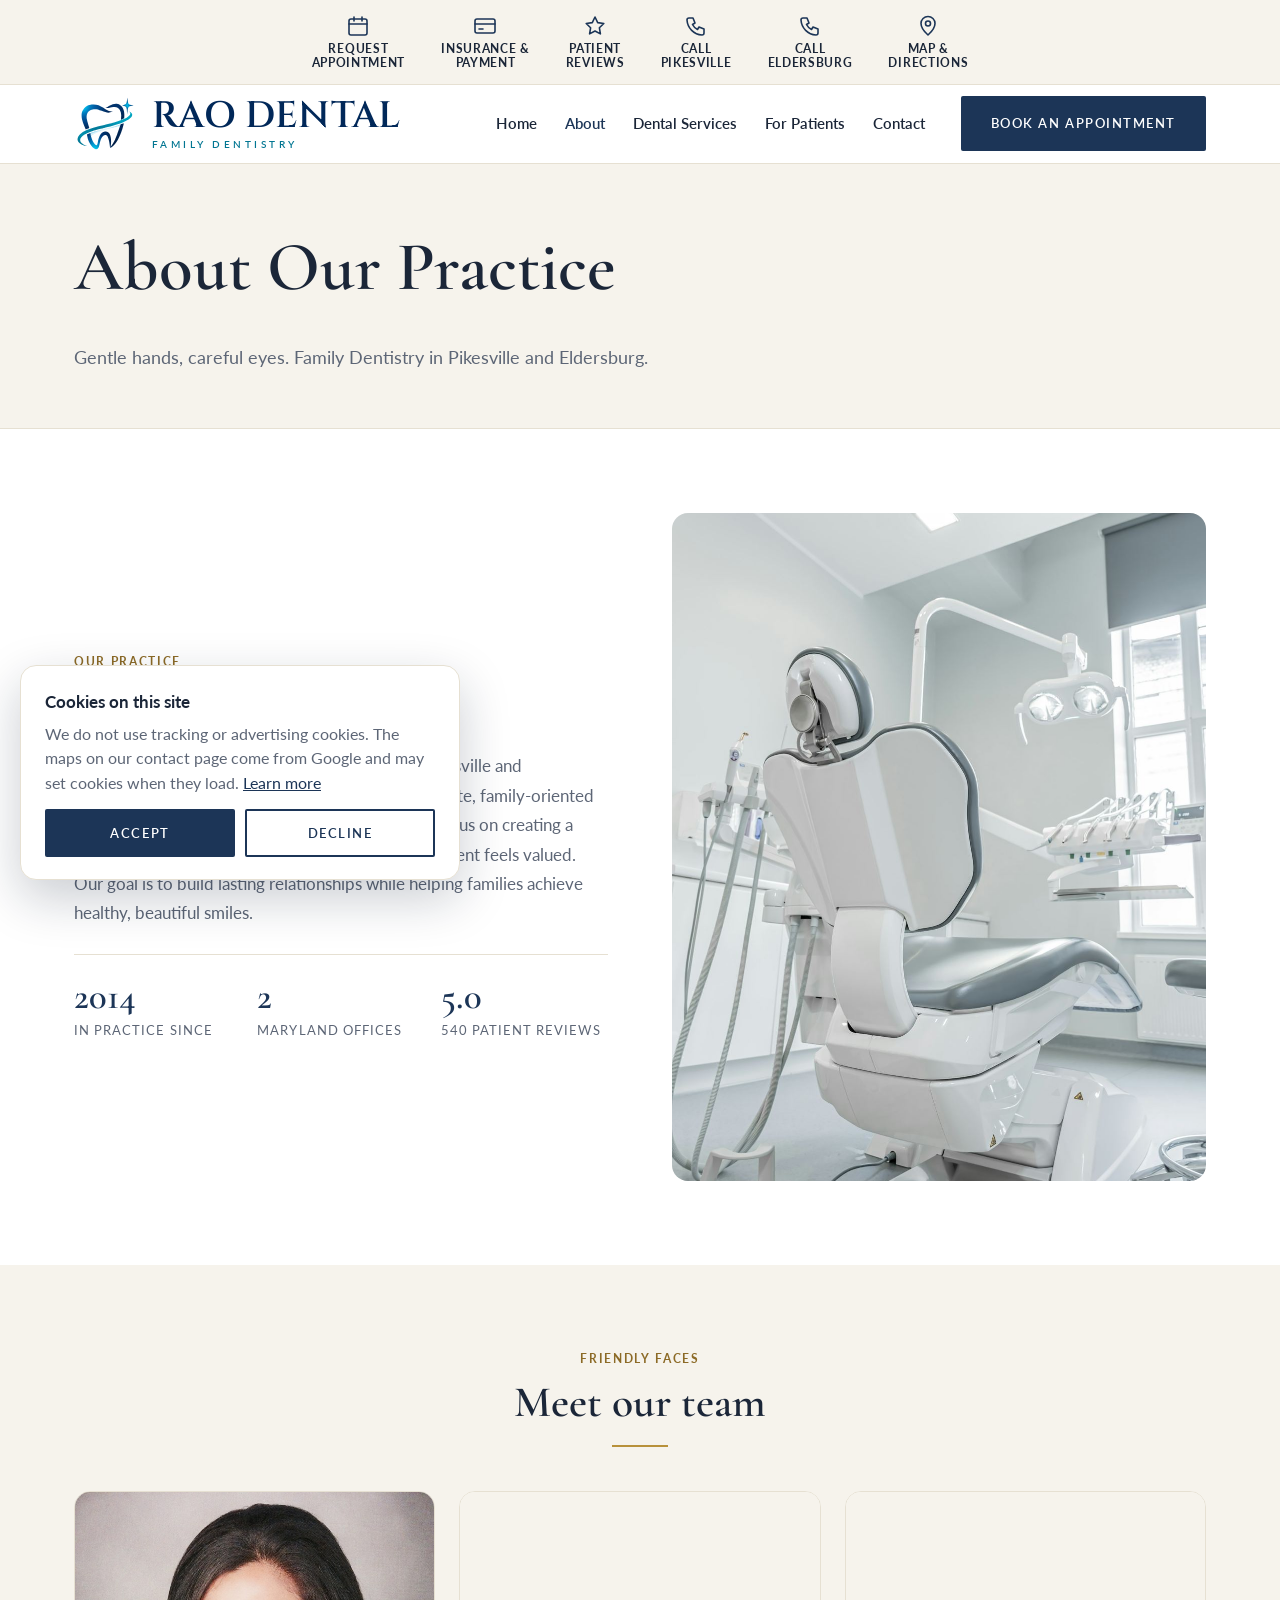
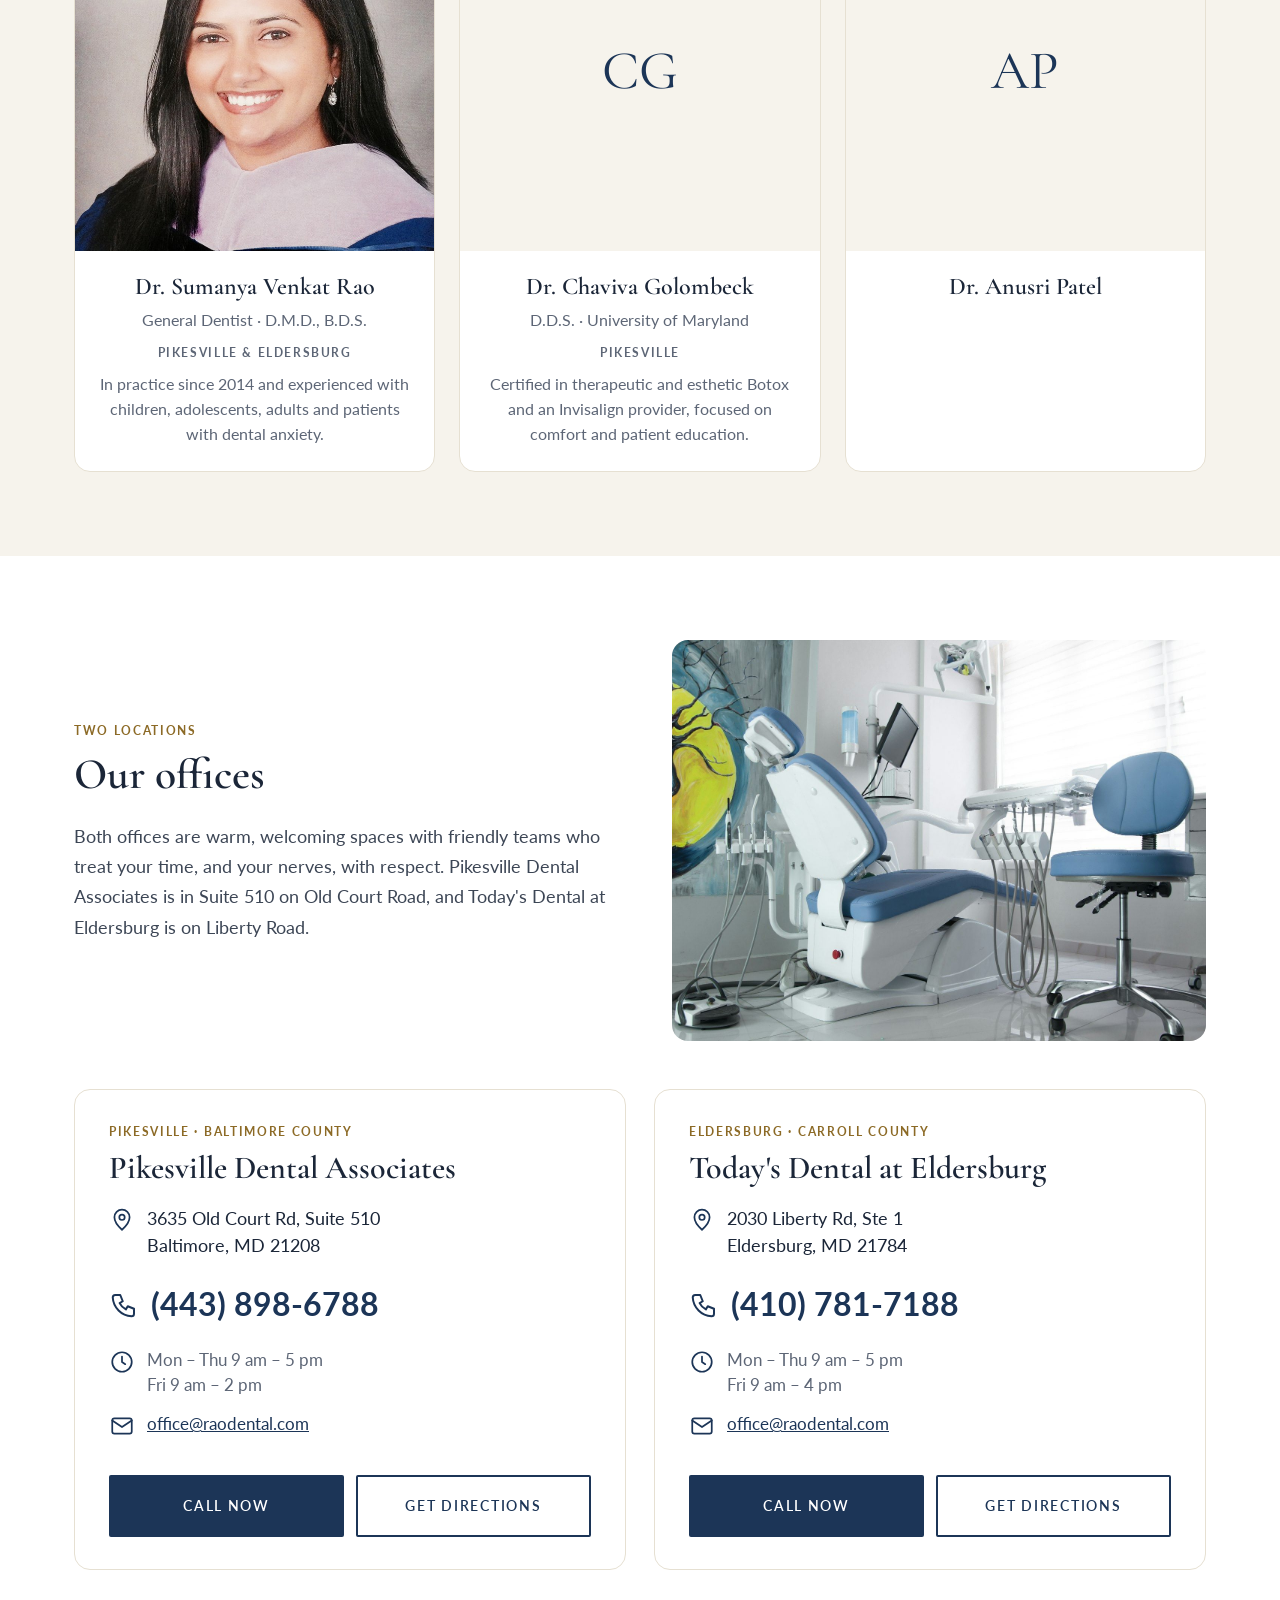
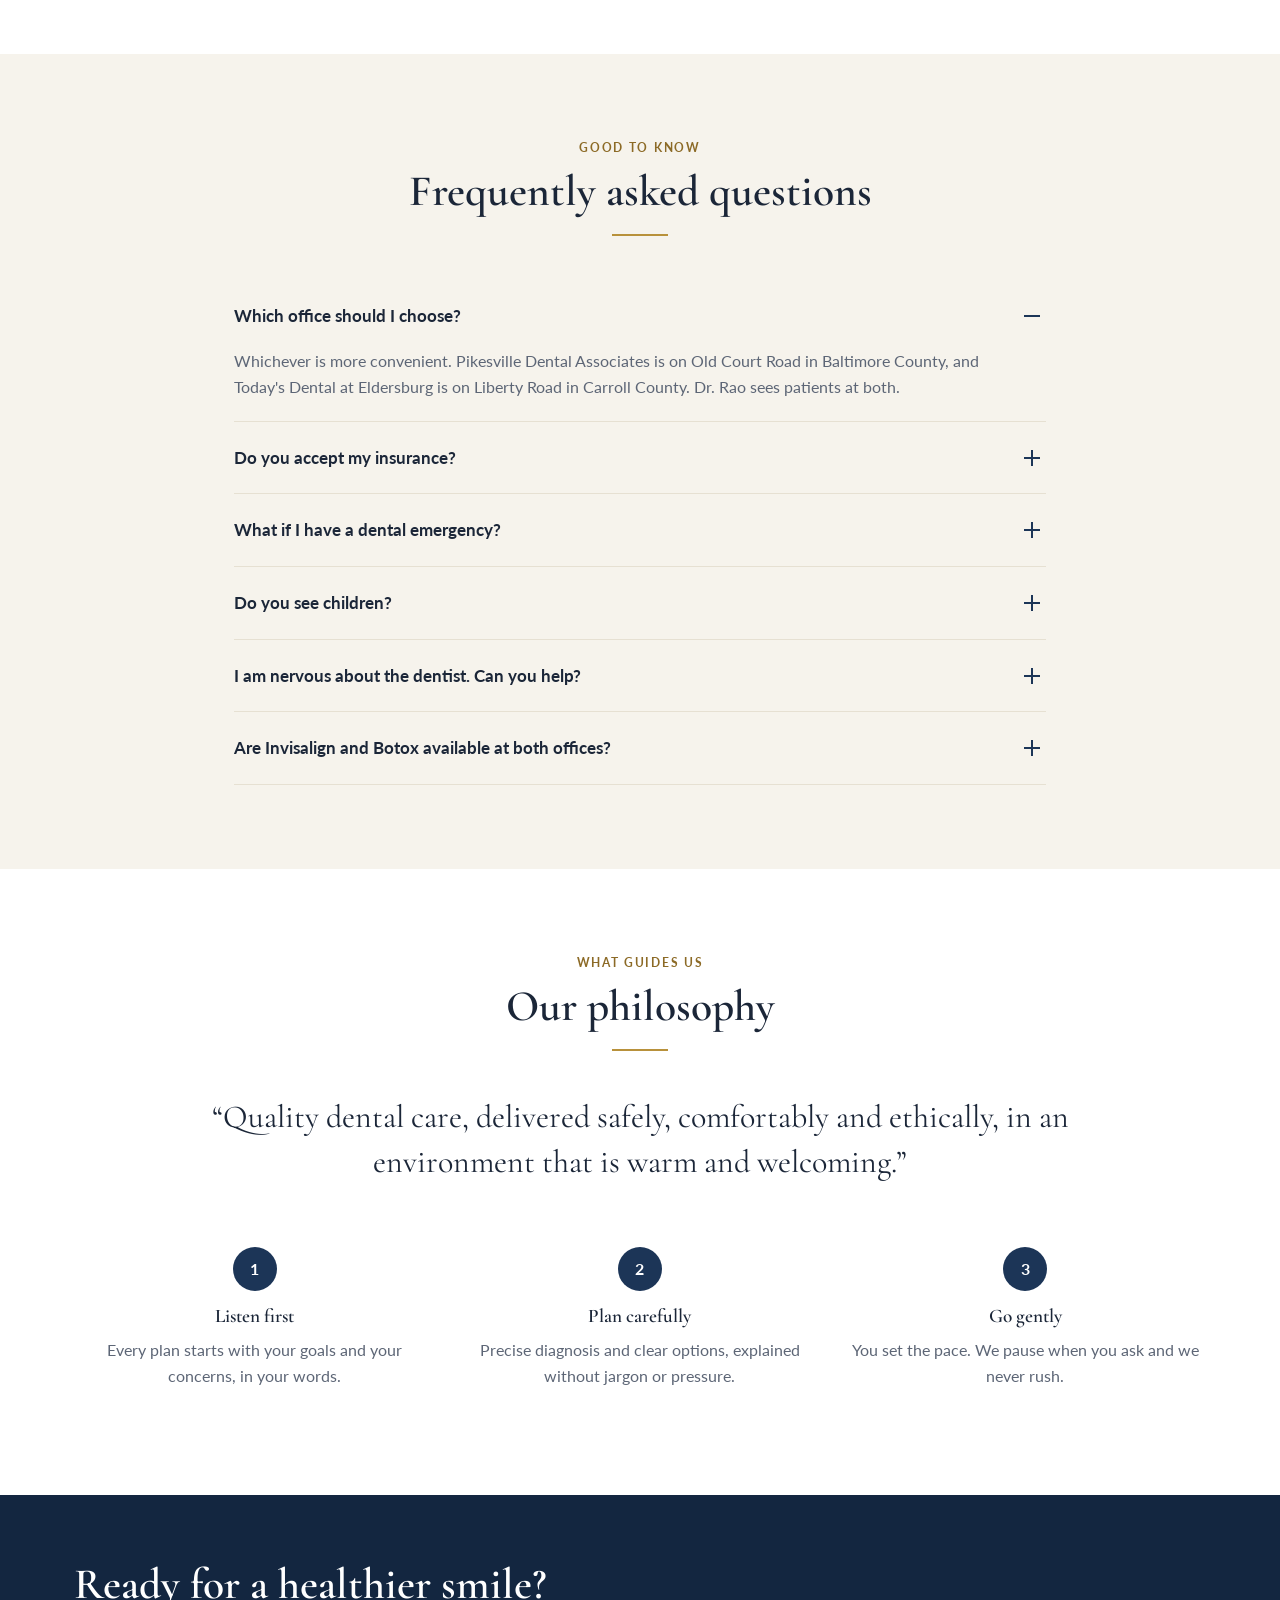
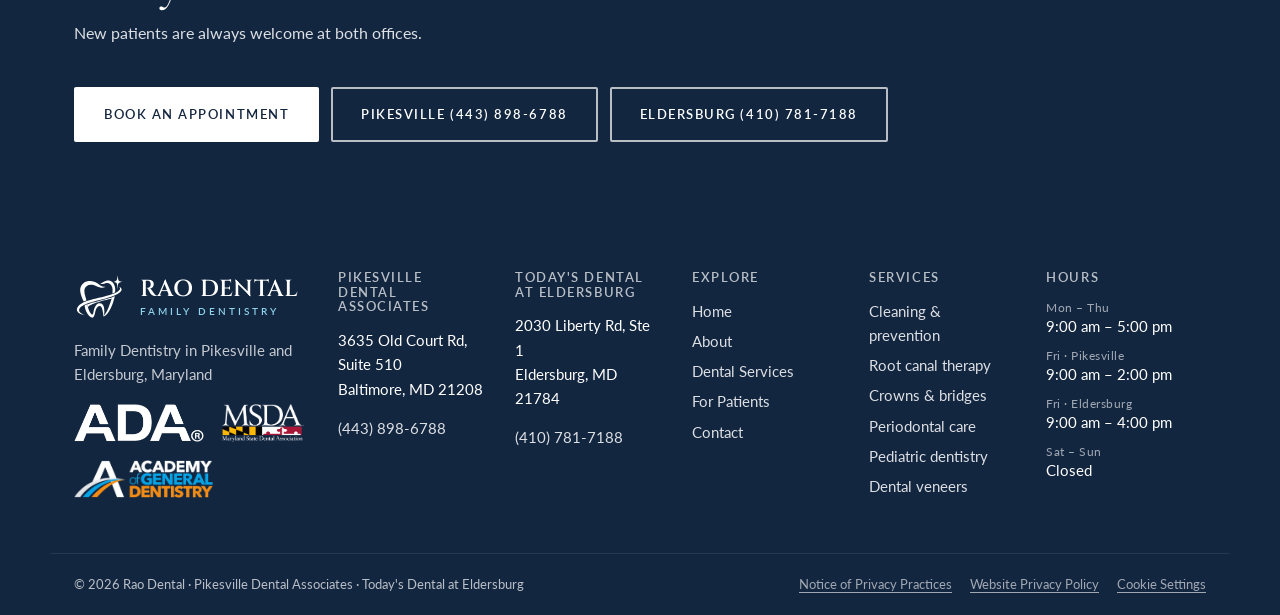
<file: about.html>
<!doctype html><html lang="en"><head><meta charset="utf-8"><meta name="viewport" content="width=device-width,initial-scale=1">
<title>About Our Dentists | Rao Dental, Pikesville &amp; Eldersburg MD</title><meta name="description" content="Meet the Rao Dental team, Dr. Sumanya Venkat Rao, Dr. Chaviva Golombeck and Dr. Anusri Patel, and our offices in Pikesville and Eldersburg, MD."><meta property="og:type" content="website"><meta property="og:site_name" content="Rao Dental"><meta property="og:title" content="About Our Dentists | Rao Dental, Pikesville &amp; Eldersburg MD"><meta property="og:description" content="Meet the Rao Dental team, Dr. Sumanya Venkat Rao, Dr. Chaviva Golombeck and Dr. Anusri Patel, and our offices in Pikesville and Eldersburg, MD."><meta property="og:url" content="https://raodental.com/about.html"><meta property="og:image" content="https://raodental.com/img/og-share.jpg"><meta property="og:image:width" content="1200"><meta property="og:image:height" content="630"><meta property="og:image:alt" content="Rao Dental, family dentistry in Pikesville and Eldersburg, Maryland"><meta name="twitter:card" content="summary_large_image"><link rel="canonical" href="https://raodental.com/about.html">
<link rel="icon" type="image/svg+xml" href="img/rao-dental-favicon.svg?v=24ac31e0"><link rel="icon" type="image/png" sizes="32x32" href="img/rao-dental-favicon-32.png?v=24ac31e0"><link rel="apple-touch-icon" href="img/rao-dental-apple-touch.png"><link rel="preconnect" href="https://fonts.googleapis.com"><link rel="preconnect" href="https://fonts.gstatic.com" crossorigin>
<link href="https://fonts.googleapis.com/css2?family=Cormorant+Garamond:wght@500;600;700&family=Cinzel:wght@600&family=Lato:wght@400;700&display=swap" rel="stylesheet"><link rel="stylesheet" href="css/site.css?v=e79960fa"></head>
<body class="style-1"><a class="skip" href="#main">Skip to content</a><div class="util icons"><div class="wrap"><a href="contact.html#appointment"><svg class="ic" viewBox="0 0 24 24" fill="none" stroke="currentColor" stroke-width="1.6" stroke-linecap="round" stroke-linejoin="round" aria-hidden="true"><rect x="3" y="5" width="18" height="16" rx="2"/><path d="M3 10h18M8 3v4M16 3v4"/></svg><span>Request<br>Appointment</span></a><a href="patients.html#insurance"><svg class="ic" viewBox="0 0 24 24" fill="none" stroke="currentColor" stroke-width="1.6" stroke-linecap="round" stroke-linejoin="round" aria-hidden="true"><rect x="2" y="5" width="20" height="14" rx="2"/><path d="M2 10h20M6 15h4"/></svg><span>Insurance &amp;<br>Payment</span></a><a href="index.html#reviews"><svg class="ic" viewBox="0 0 24 24" fill="none" stroke="currentColor" stroke-width="1.6" stroke-linecap="round" stroke-linejoin="round" aria-hidden="true"><path d="M12 3l2.7 5.6 6.1.9-4.4 4.3 1 6.1L12 17l-5.4 2.9 1-6.1L3.2 9.5l6.1-.9L12 3z"/></svg><span>Patient<br>Reviews</span></a><a href="tel:+14438986788"><svg class="ic" viewBox="0 0 24 24" fill="none" stroke="currentColor" stroke-width="1.6" stroke-linecap="round" stroke-linejoin="round" aria-hidden="true"><path d="M5 4h4l2 5-2.5 1.5a11 11 0 0 0 5 5L15 13l5 2v4a2 2 0 0 1-2 2A16 16 0 0 1 3 6a2 2 0 0 1 2-2z"/></svg><span>Call<br>Pikesville</span></a><a href="tel:+14107817188"><svg class="ic" viewBox="0 0 24 24" fill="none" stroke="currentColor" stroke-width="1.6" stroke-linecap="round" stroke-linejoin="round" aria-hidden="true"><path d="M5 4h4l2 5-2.5 1.5a11 11 0 0 0 5 5L15 13l5 2v4a2 2 0 0 1-2 2A16 16 0 0 1 3 6a2 2 0 0 1 2-2z"/></svg><span>Call<br>Eldersburg</span></a><a href="contact.html#location"><svg class="ic" viewBox="0 0 24 24" fill="none" stroke="currentColor" stroke-width="1.6" stroke-linecap="round" stroke-linejoin="round" aria-hidden="true"><path d="M12 21s-7-6.2-7-11.5a7 7 0 0 1 14 0C19 14.8 12 21 12 21z"/><circle cx="12" cy="9.5" r="2.5"/></svg><span>Map &amp;<br>Directions</span></a></div></div><header class="site-header"><div class="wrap hdr"><a class="logo logo-emb" href="index.html" aria-label="Rao Dental, Family Dentistry home"><span class="emb"><img src="img/rao-dental-emblem.svg" alt="" width="56" height="56"></span><span class="emb-text"><span class="emb-name">RAO DENTAL</span><small>Family Dentistry</small></span></a><button type="button" class="burger" aria-label="Menu" aria-expanded="false" aria-controls="site-nav"><svg class="ic" viewBox="0 0 24 24" fill="none" stroke="currentColor" stroke-width="1.6" stroke-linecap="round" stroke-linejoin="round" aria-hidden="true"><path d="M4 7h16M4 12h16M4 17h16"/></svg></button><nav id="site-nav" aria-label="Main"><ul class="nav"><li><a href="index.html">Home</a></li><li class="has-sub"><a href="about.html" aria-current="page">About</a><ul class="sub"><li><a href="about.html#practice">About Our Practice</a></li><li><a href="about.html#team">Meet Our Team</a></li><li><a href="about.html#office">Our Office</a></li><li><a href="about.html#faq">FAQs</a></li><li><a href="about.html#philosophy">Our Philosophy</a></li></ul></li><li class="has-sub"><a href="services.html">Dental Services</a><ul class="sub"><li><a href="services.html#cleaning">Cleaning &amp; prevention</a></li><li><a href="services.html#root-canal">Root canal therapy</a></li><li><a href="services.html#crowns">Crowns &amp; bridges</a></li><li><a href="services.html#periodontal">Periodontal care</a></li><li><a href="services.html#pediatric">Pediatric dentistry</a></li><li><a href="services.html#veneers">Dental veneers</a></li><li><a href="services.html#whitening">Teeth whitening</a></li><li><a href="services.html#implants">Implant restoration</a></li><li><a href="services.html#invisalign">Invisalign</a></li><li><a href="services.html#botox">Botox</a></li></ul></li><li class="has-sub"><a href="patients.html">For Patients</a><ul class="sub"><li><a href="patients.html#new-patients">New Patient Information</a></li><li><a href="patients.html#first-visit">Your First Visit</a></li><li><a href="patients.html#forms">Patient Forms</a></li><li><a href="patients.html#insurance">Insurance &amp; Financing</a></li><li><a href="patients.html#payment">Payment Options</a></li><li><a href="patients.html#post-op">Post-Operative Instructions</a></li></ul></li><li class="has-sub"><a href="contact.html">Contact</a><ul class="sub"><li><a href="contact.html#info">Contact Information</a></li><li><a href="contact.html#hours">Office Hours</a></li><li><a href="contact.html#location">Location &amp; Directions</a></li><li><a href="contact.html#appointment">Request an Appointment</a></li></ul></li></ul></nav><div class="hdr-cta"><a class="btn btn-primary" href="contact.html#appointment">Book an Appointment</a></div></div></header><main id="main"><section class="phero"><div class="wrap"><h1>About Our Practice</h1><p>Gentle hands, careful eyes. Family Dentistry in Pikesville and Eldersburg.</p></div></section><section class="sec " id="practice"><div class="wrap"><div class="split about-intro"><div class="split-text"><p class="eyebrow">Our practice</p><h2>About Rao Dental</h2><p class="about-body">Our two dental offices, conveniently located in Pikesville and Eldersburg, are dedicated to providing compassionate, family-oriented dental care. We welcome patients of all ages and focus on creating a comfortable, friendly environment where every patient feels valued. Our goal is to build lasting relationships while helping families achieve healthy, beautiful smiles.</p><ul class="about-stats"><li><strong>2014</strong><span>In practice since</span></li><li><strong>2</strong><span>Maryland offices</span></li><li><strong>5.0</strong><span>540 patient reviews</span></li></ul></div><div class="split-media"><img src="img/office-window.jpg" alt="Bright dental treatment room" loading="lazy"></div></div></div></section><section class="sec alt" id="team"><div class="wrap"><header class="sec-head center"><p class="eyebrow">Friendly faces</p><h2>Meet our team</h2></header><div class="grid g3 team detailed"><div class="card member"><img src="img/dr-rao-portrait.jpg" alt="Dr. Sumanya Venkat Rao" loading="lazy"><div class="card-body"><h3>Dr. Sumanya Venkat Rao</h3><p class="muted">General Dentist · D.M.D., B.D.S.</p><p class="eyebrow">Pikesville &amp; Eldersburg</p><p class="bio">In practice since 2014 and experienced with children, adolescents, adults and patients with dental anxiety.</p></div></div><div class="card member"><div class="avatar">CG</div><div class="card-body"><h3>Dr. Chaviva Golombeck</h3><p class="muted">D.D.S. · University of Maryland</p><p class="eyebrow">Pikesville</p><p class="bio">Certified in therapeutic and esthetic Botox and an Invisalign provider, focused on comfort and patient education.</p></div></div><div class="card member"><div class="avatar">AP</div><div class="card-body"><h3>Dr. Anusri Patel</h3></div></div></div></div></section><section class="sec " id="office"><div class="wrap"><div class="split rev office-intro"><div class="split-media"><img src="img/office-art.jpg" alt="Treatment room" loading="lazy"></div><div class="split-text"><p class="eyebrow">Two locations</p><h2>Our offices</h2><p class="lead">Both offices are warm, welcoming spaces with friendly teams who treat your time, and your nerves, with respect. Pikesville Dental Associates is in Suite 510 on Old Court Road, and Today&#x27;s Dental at Eldersburg is on Liberty Road.</p></div></div><div class="loc-grid"><div class="loc-card"><p class="eyebrow">Pikesville · Baltimore County</p><h3>Pikesville Dental Associates</h3><p class="loc-addr"><svg class="ic" viewBox="0 0 24 24" fill="none" stroke="currentColor" stroke-width="1.6" stroke-linecap="round" stroke-linejoin="round" aria-hidden="true"><path d="M12 21s-7-6.2-7-11.5a7 7 0 0 1 14 0C19 14.8 12 21 12 21z"/><circle cx="12" cy="9.5" r="2.5"/></svg> <span>3635 Old Court Rd, Suite 510<br>Baltimore, MD 21208</span></p><a class="loc-phone" href="tel:+14438986788"><svg class="ic" viewBox="0 0 24 24" fill="none" stroke="currentColor" stroke-width="1.6" stroke-linecap="round" stroke-linejoin="round" aria-hidden="true"><path d="M5 4h4l2 5-2.5 1.5a11 11 0 0 0 5 5L15 13l5 2v4a2 2 0 0 1-2 2A16 16 0 0 1 3 6a2 2 0 0 1 2-2z"/></svg> (443) 898-6788</a><p class="loc-hours"><svg class="ic" viewBox="0 0 24 24" fill="none" stroke="currentColor" stroke-width="1.6" stroke-linecap="round" stroke-linejoin="round" aria-hidden="true"><circle cx="12" cy="12" r="9"/><path d="M12 7v5l3 2"/></svg> <span>Mon – Thu 9 am – 5 pm<br>Fri 9 am – 2 pm</span></p><p class="loc-hours"><svg class="ic" viewBox="0 0 24 24" fill="none" stroke="currentColor" stroke-width="1.6" stroke-linecap="round" stroke-linejoin="round" aria-hidden="true"><rect x="3" y="5" width="18" height="14" rx="2"/><path d="M3 7l9 6 9-6"/></svg> <a href="mailto:office@raodental.com">office@raodental.com</a></p><div class="loc-btns"><a class="btn btn-primary" href="tel:+14438986788">Call now</a><a class="btn btn-ghost" href="https://www.google.com/maps/dir/?api=1&destination=3635+Old+Court+Rd%2C+Suite+510%2C+Baltimore%2C+MD+21208">Get directions</a></div></div><div class="loc-card"><p class="eyebrow">Eldersburg · Carroll County</p><h3>Today&#x27;s Dental at Eldersburg</h3><p class="loc-addr"><svg class="ic" viewBox="0 0 24 24" fill="none" stroke="currentColor" stroke-width="1.6" stroke-linecap="round" stroke-linejoin="round" aria-hidden="true"><path d="M12 21s-7-6.2-7-11.5a7 7 0 0 1 14 0C19 14.8 12 21 12 21z"/><circle cx="12" cy="9.5" r="2.5"/></svg> <span>2030 Liberty Rd, Ste 1<br>Eldersburg, MD 21784</span></p><a class="loc-phone" href="tel:+14107817188"><svg class="ic" viewBox="0 0 24 24" fill="none" stroke="currentColor" stroke-width="1.6" stroke-linecap="round" stroke-linejoin="round" aria-hidden="true"><path d="M5 4h4l2 5-2.5 1.5a11 11 0 0 0 5 5L15 13l5 2v4a2 2 0 0 1-2 2A16 16 0 0 1 3 6a2 2 0 0 1 2-2z"/></svg> (410) 781-7188</a><p class="loc-hours"><svg class="ic" viewBox="0 0 24 24" fill="none" stroke="currentColor" stroke-width="1.6" stroke-linecap="round" stroke-linejoin="round" aria-hidden="true"><circle cx="12" cy="12" r="9"/><path d="M12 7v5l3 2"/></svg> <span>Mon – Thu 9 am – 5 pm<br>Fri 9 am – 4 pm</span></p><p class="loc-hours"><svg class="ic" viewBox="0 0 24 24" fill="none" stroke="currentColor" stroke-width="1.6" stroke-linecap="round" stroke-linejoin="round" aria-hidden="true"><rect x="3" y="5" width="18" height="14" rx="2"/><path d="M3 7l9 6 9-6"/></svg> <a href="mailto:office@raodental.com">office@raodental.com</a></p><div class="loc-btns"><a class="btn btn-primary" href="tel:+14107817188">Call now</a><a class="btn btn-ghost" href="https://www.google.com/maps/dir/?api=1&destination=2030+Liberty+Rd%2C+Ste+1%2C+Eldersburg%2C+MD+21784">Get directions</a></div></div></div></div></section><section class="sec alt narrow" id="faq"><div class="wrap"><header class="sec-head center"><p class="eyebrow">Good to know</p><h2>Frequently asked questions</h2></header><div class="faq"><details open><summary>Which office should I choose?<span class="plus" aria-hidden="true"></span></summary><p>Whichever is more convenient. Pikesville Dental Associates is on Old Court Road in Baltimore County, and Today&#x27;s Dental at Eldersburg is on Liberty Road in Carroll County. Dr. Rao sees patients at both.</p></details><details><summary>Do you accept my insurance?<span class="plus" aria-hidden="true"></span></summary><p>Most dental insurance plans are accepted. Tell us your plan when you book and we will verify your coverage before you come in.</p></details><details><summary>What if I have a dental emergency?<span class="plus" aria-hidden="true"></span></summary><p>Call your office right away. We strive to see emergency patients within the same business day whenever possible.</p></details><details><summary>Do you see children?<span class="plus" aria-hidden="true"></span></summary><p>Yes. We care for children, teens and adults, and we keep first visits friendly and relaxed.</p></details><details><summary>I am nervous about the dentist. Can you help?<span class="plus" aria-hidden="true"></span></summary><p>Absolutely. Dr. Rao is experienced with anxious patients. We explain each step, you set the pace, and we pause whenever you ask.</p></details><details><summary>Are Invisalign and Botox available at both offices?<span class="plus" aria-hidden="true"></span></summary><p>Please call the office you plan to visit and our team will confirm availability and schedule a consultation.</p></details></div></div></section><section class="sec " id="philosophy"><div class="wrap"><header class="sec-head center"><p class="eyebrow">What guides us</p><h2>Our philosophy</h2></header><blockquote class="big-quote">“Quality dental care, delivered safely, comfortably and ethically, in an environment that is warm and welcoming.”</blockquote><div class="grid g3 promises"><div class="why-item"><span class="step">1</span><h3>Listen first</h3><p>Every plan starts with your goals and your concerns, in your words.</p></div><div class="why-item"><span class="step">2</span><h3>Plan carefully</h3><p>Precise diagnosis and clear options, explained without jargon or pressure.</p></div><div class="why-item"><span class="step">3</span><h3>Go gently</h3><p>You set the pace. We pause when you ask and we never rush.</p></div></div></div></section><section class="cta-band"><div class="wrap"><div><h2>Ready for a healthier smile?</h2><p>New patients are always welcome at both offices.</p></div><div class="btn-row"><a class="btn btn-light" href="contact.html#appointment">Book an appointment</a><a class="btn btn-outline-light" href="tel:+14438986788">Pikesville (443) 898-6788</a><a class="btn btn-outline-light" href="tel:+14107817188">Eldersburg (410) 781-7188</a></div></div></section></main><footer class="site-footer"><div class="wrap fgrid"><div class="fbrand"><a class="logo logo-emb" href="index.html" aria-label="Rao Dental, Family Dentistry home"><span class="emb"><img src="img/rao-dental-emblem.svg" alt="" width="56" height="56"></span><span class="emb-text"><span class="emb-name">RAO DENTAL</span><small>Family Dentistry</small></span></a><p>Family Dentistry in Pikesville and Eldersburg, Maryland</p><div class="badges"><img src="img/assoc-ada-white.png" alt="ADA member" loading="lazy"><img src="img/assoc-msda-white.png" alt="MSDA member" loading="lazy"><img src="img/assoc-agd-white.png" alt="AGD member" loading="lazy"></div></div><div><h4>Pikesville Dental Associates</h4><p>3635 Old Court Rd, Suite 510<br>Baltimore, MD 21208</p><p><a href="tel:+14438986788">(443) 898-6788</a></p></div><div><h4>Today&#x27;s Dental at Eldersburg</h4><p>2030 Liberty Rd, Ste 1<br>Eldersburg, MD 21784</p><p><a href="tel:+14107817188">(410) 781-7188</a></p></div><div><h4>Explore</h4><ul><li><a href="index.html">Home</a></li><li><a href="about.html">About</a></li><li><a href="services.html">Dental Services</a></li><li><a href="patients.html">For Patients</a></li><li><a href="contact.html">Contact</a></li></ul></div><div><h4>Services</h4><ul><li><a href="services.html#cleaning">Cleaning &amp; prevention</a></li><li><a href="services.html#root-canal">Root canal therapy</a></li><li><a href="services.html#crowns">Crowns &amp; bridges</a></li><li><a href="services.html#periodontal">Periodontal care</a></li><li><a href="services.html#pediatric">Pediatric dentistry</a></li><li><a href="services.html#veneers">Dental veneers</a></li></ul></div><div><h4>Hours</h4><ul class="fh"><li><span>Mon – Thu</span> <em>9:00 am – 5:00 pm</em></li><li><span>Fri · Pikesville</span> <em>9:00 am – 2:00 pm</em></li><li><span>Fri · Eldersburg</span> <em>9:00 am – 4:00 pm</em></li><li><span>Sat – Sun</span> <em>Closed</em></li></ul></div></div><div class="wrap fbot"><span>© 2026 Rao Dental · Pikesville Dental Associates · Today's Dental at Eldersburg</span><span class="flegal"><a href="privacy-practices.html">Notice of Privacy Practices</a><a href="privacy.html">Website Privacy Policy</a><a href="privacy.html#cookies" data-cookie-settings>Cookie Settings</a></span></div></footer><script>(()=>{const h=document.querySelector('.site-header'),b=h&&h.querySelector('.burger'),n=document.getElementById('site-nav');if(!b||!n)return;const set=o=>{h.classList.toggle('open',o);b.setAttribute('aria-expanded',o?'true':'false');b.setAttribute('aria-label',o?'Close menu':'Menu')};b.addEventListener('click',()=>set(!h.classList.contains('open')));document.addEventListener('keydown',e=>{if(e.key==='Escape'&&h.classList.contains('open')){set(false);b.focus()}});n.addEventListener('click',e=>{if(e.target.closest('a'))set(false)});matchMedia('(min-width:901px)').addEventListener('change',e=>{if(e.matches)set(false)})})()</script><div class="cookie" role="region" aria-label="Cookie notice" hidden><div class="cookie-text"><strong>Cookies on this site</strong><p>We do not use tracking or advertising cookies. The maps on our contact page come from Google and may set cookies when they load. <a href="privacy.html#cookies">Learn more</a></p></div><div class="cookie-btns"><button type="button" class="btn btn-primary" data-cookie="accept">Accept</button><button type="button" class="btn btn-ghost" data-cookie="decline">Decline</button></div></div><script>(()=>{const K='rd-cookie-choice',c=document.querySelector('.cookie');let v=null;try{v=localStorage.getItem(K)}catch(e){}const load=f=>{(f?[f]:document.querySelectorAll('iframe[data-src]')).forEach(i=>{if(i.dataset.src){i.src=i.dataset.src;i.removeAttribute('data-src');const p=i.parentNode.querySelector('.map-ph');if(p)p.remove()}})};const show=()=>{c.hidden=false};if(v==='accept')load();else if(v!=='decline')show();c.addEventListener('click',e=>{const b=e.target.closest('[data-cookie]');if(!b)return;v=b.dataset.cookie;try{localStorage.setItem(K,v)}catch(e){}c.hidden=true;if(v==='accept')load()});document.addEventListener('click',e=>{const m=e.target.closest('[data-show-map]');if(m)load(m.closest('.map-wrap').querySelector('iframe'));const o=e.target.closest('[data-cookie-settings]');if(o){e.preventDefault();show();c.querySelector('button').focus()}})})()</script></body></html>
</file>
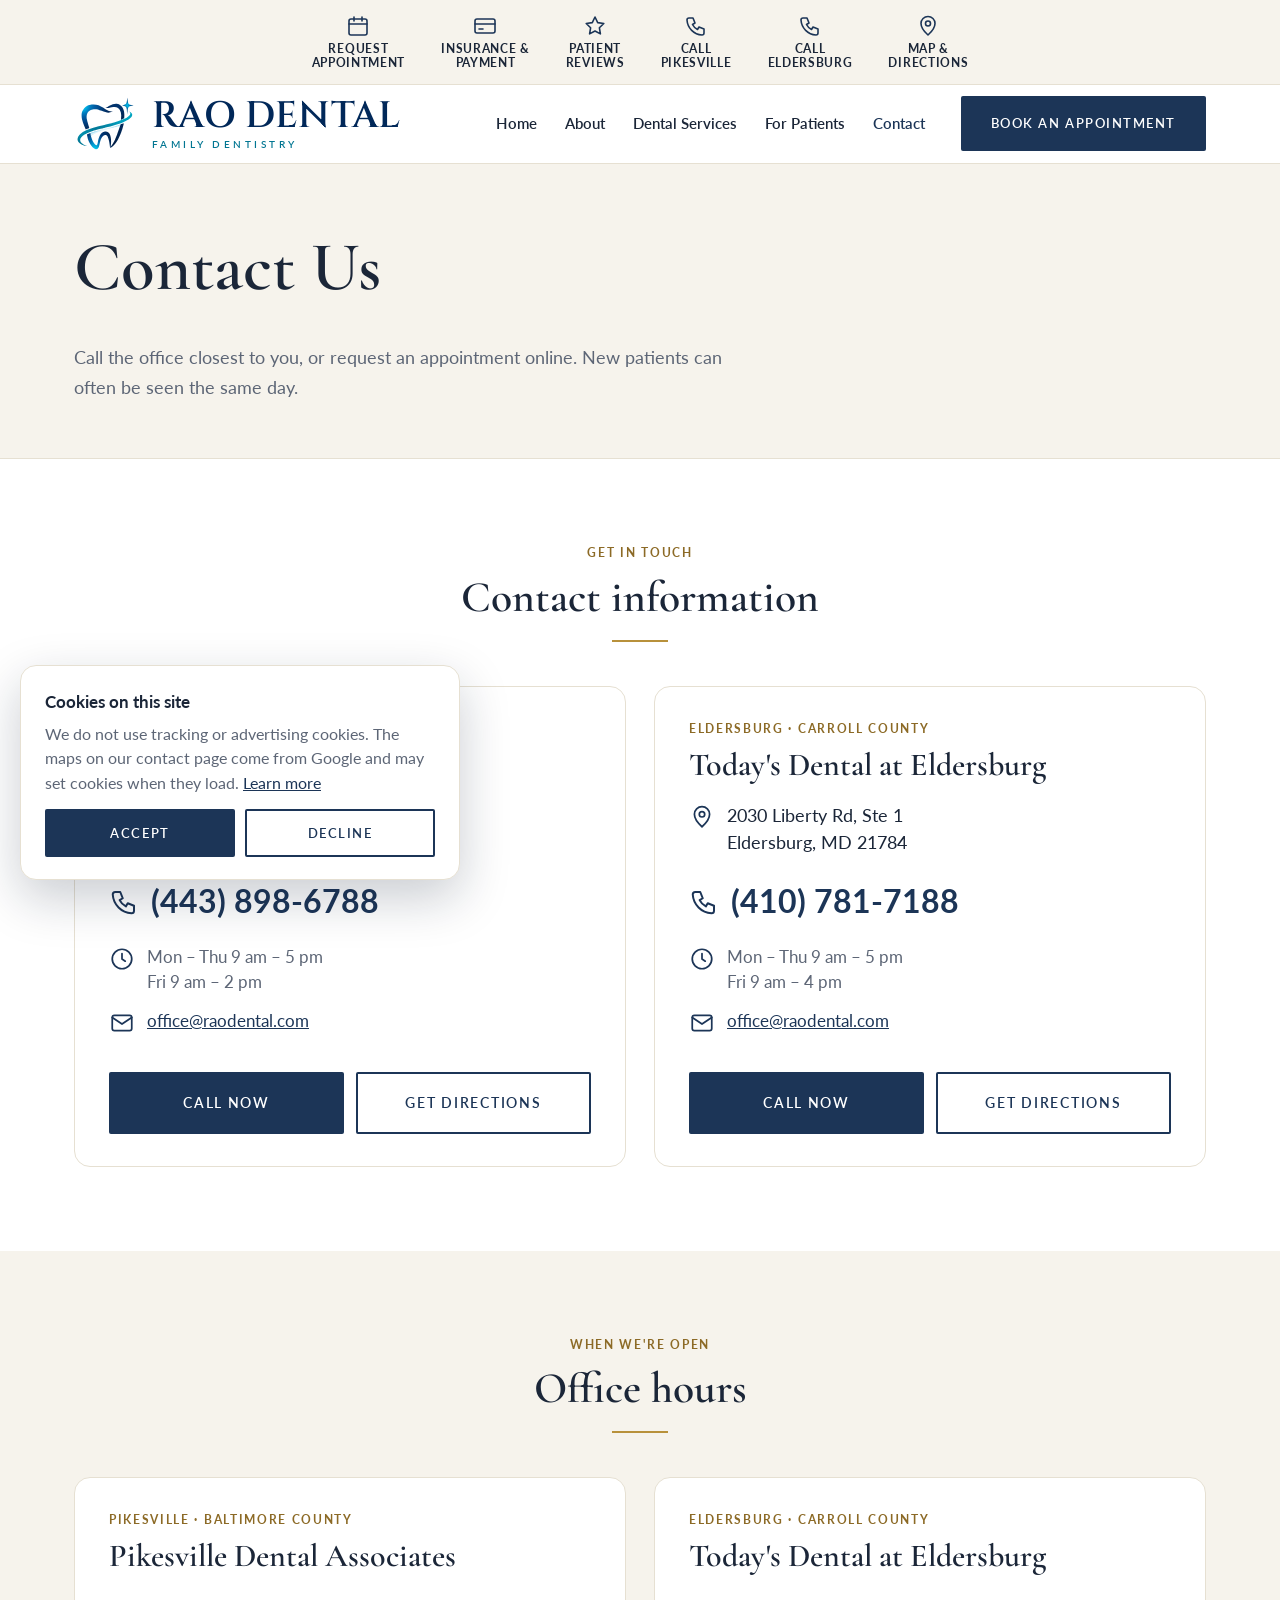
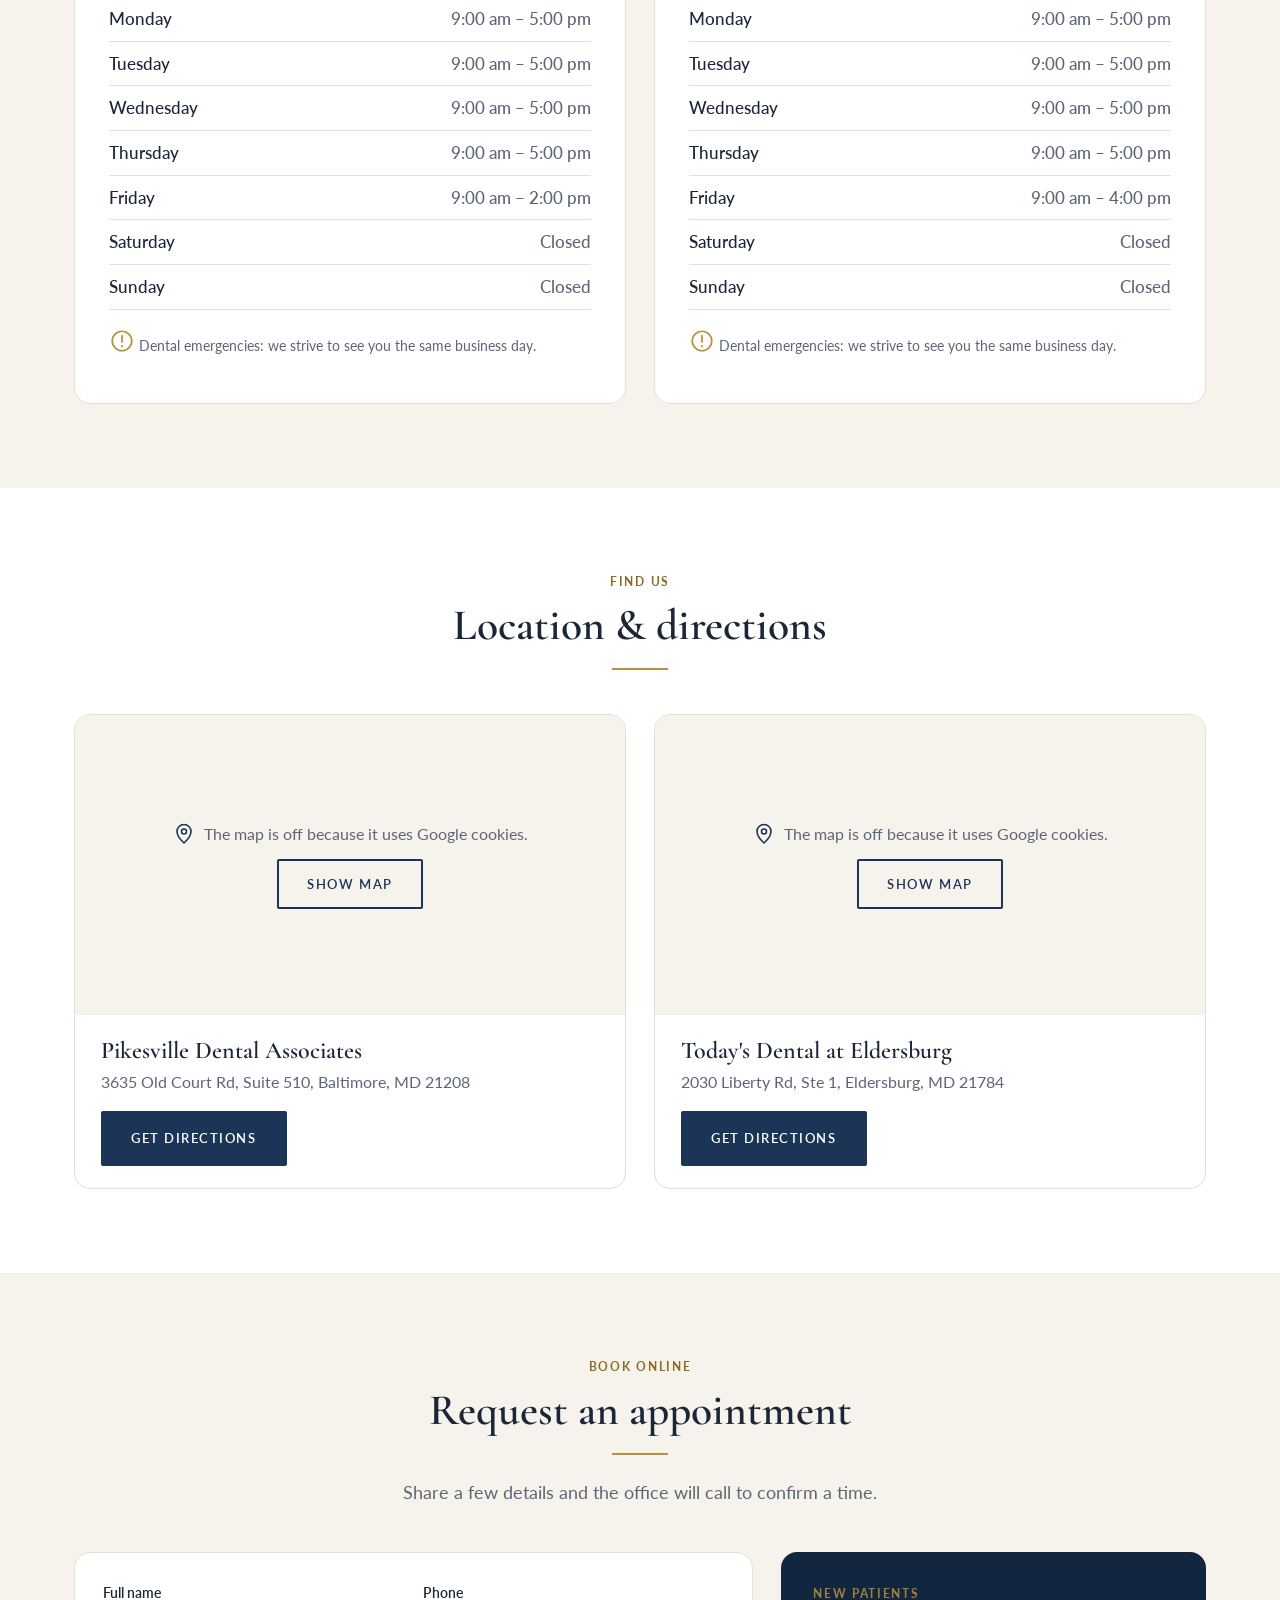
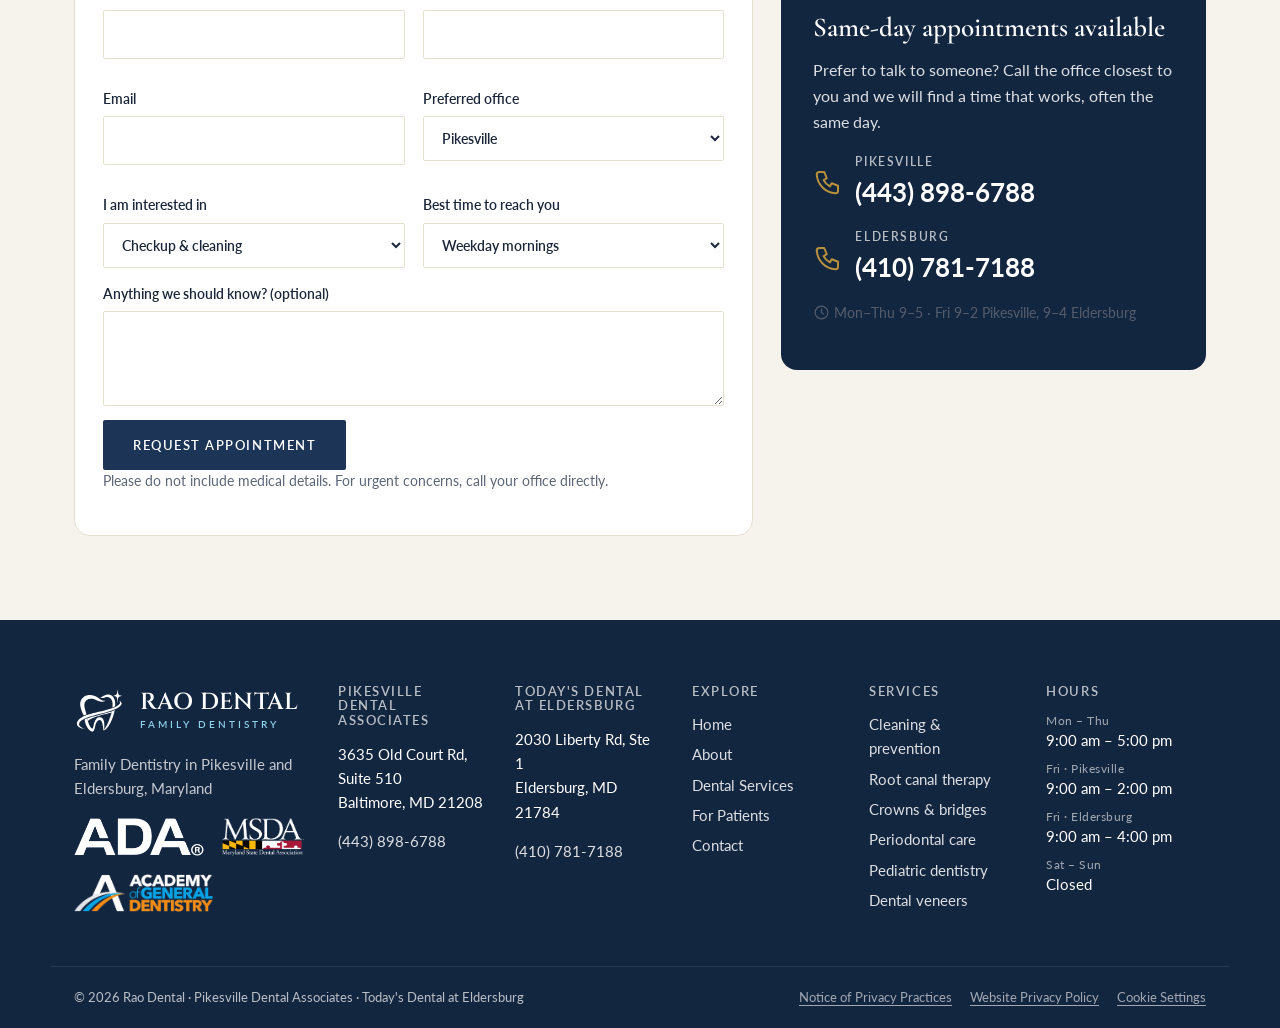
<file: contact.html>
<!doctype html><html lang="en"><head><meta charset="utf-8"><meta name="viewport" content="width=device-width,initial-scale=1">
<title>Contact, Hours &amp; Directions | Rao Dental, MD</title><meta name="description" content="Call or visit our Pikesville office at (443) 898-6788 or our Eldersburg office at (410) 781-7188. Office hours, directions and appointment requests."><meta property="og:type" content="website"><meta property="og:site_name" content="Rao Dental"><meta property="og:title" content="Contact, Hours &amp; Directions | Rao Dental, MD"><meta property="og:description" content="Call or visit our Pikesville office at (443) 898-6788 or our Eldersburg office at (410) 781-7188. Office hours, directions and appointment requests."><meta property="og:url" content="https://raodental.com/contact.html"><meta property="og:image" content="https://raodental.com/img/og-share.jpg"><meta property="og:image:width" content="1200"><meta property="og:image:height" content="630"><meta property="og:image:alt" content="Rao Dental, family dentistry in Pikesville and Eldersburg, Maryland"><meta name="twitter:card" content="summary_large_image"><script type="application/ld+json">{"@context": "https://schema.org", "@graph": [{"@type": "Organization", "@id": "https://raodental.com/#org", "name": "Rao Dental", "url": "https://raodental.com/", "logo": "https://raodental.com/img/rao-dental-emblem.svg", "email": "office@raodental.com", "subOrganization": [{"@id": "https://raodental.com/#pikesville"}, {"@id": "https://raodental.com/#eldersburg"}]}, {"@type": "WebSite", "@id": "https://raodental.com/#site", "name": "Rao Dental", "url": "https://raodental.com/", "publisher": {"@id": "https://raodental.com/#org"}}, {"@type": "Dentist", "@id": "https://raodental.com/#pikesville", "name": "Pikesville Dental Associates", "url": "https://raodental.com/", "telephone": "+14438986788", "email": "office@raodental.com", "image": "https://raodental.com/img/office-bright.jpg", "logo": "https://raodental.com/img/rao-dental-emblem.svg", "priceRange": "$$", "address": {"@type": "PostalAddress", "streetAddress": "3635 Old Court Rd, Suite 510", "addressLocality": "Baltimore", "addressRegion": "MD", "postalCode": "21208", "addressCountry": "US"}, "openingHoursSpecification": [{"@type": "OpeningHoursSpecification", "dayOfWeek": ["Monday", "Tuesday", "Wednesday", "Thursday"], "opens": "09:00", "closes": "17:00"}, {"@type": "OpeningHoursSpecification", "dayOfWeek": "Friday", "opens": "09:00", "closes": "14:00"}], "hasMap": "https://www.google.com/maps/dir/?api=1&destination=3635+Old+Court+Rd%2C+Suite+510%2C+Baltimore%2C+MD+21208", "parentOrganization": {"@id": "https://raodental.com/#org"}}, {"@type": "Dentist", "@id": "https://raodental.com/#eldersburg", "name": "Today's Dental at Eldersburg", "url": "https://raodental.com/", "telephone": "+14107817188", "email": "office@raodental.com", "image": "https://raodental.com/img/office-bright.jpg", "logo": "https://raodental.com/img/rao-dental-emblem.svg", "priceRange": "$$", "address": {"@type": "PostalAddress", "streetAddress": "2030 Liberty Rd, Ste 1", "addressLocality": "Eldersburg", "addressRegion": "MD", "postalCode": "21784", "addressCountry": "US"}, "openingHoursSpecification": [{"@type": "OpeningHoursSpecification", "dayOfWeek": ["Monday", "Tuesday", "Wednesday", "Thursday"], "opens": "09:00", "closes": "17:00"}, {"@type": "OpeningHoursSpecification", "dayOfWeek": "Friday", "opens": "09:00", "closes": "16:00"}], "hasMap": "https://www.google.com/maps/dir/?api=1&destination=2030+Liberty+Rd%2C+Ste+1%2C+Eldersburg%2C+MD+21784", "parentOrganization": {"@id": "https://raodental.com/#org"}}]}</script><link rel="canonical" href="https://raodental.com/contact.html">
<link rel="icon" type="image/svg+xml" href="img/rao-dental-favicon.svg?v=24ac31e0"><link rel="icon" type="image/png" sizes="32x32" href="img/rao-dental-favicon-32.png?v=24ac31e0"><link rel="apple-touch-icon" href="img/rao-dental-apple-touch.png"><link rel="preconnect" href="https://fonts.googleapis.com"><link rel="preconnect" href="https://fonts.gstatic.com" crossorigin>
<link href="https://fonts.googleapis.com/css2?family=Cormorant+Garamond:wght@500;600;700&family=Cinzel:wght@600&family=Lato:wght@400;700&display=swap" rel="stylesheet"><link rel="stylesheet" href="css/site.css?v=e79960fa"></head>
<body class="style-1"><a class="skip" href="#main">Skip to content</a><div class="util icons"><div class="wrap"><a href="contact.html#appointment"><svg class="ic" viewBox="0 0 24 24" fill="none" stroke="currentColor" stroke-width="1.6" stroke-linecap="round" stroke-linejoin="round" aria-hidden="true"><rect x="3" y="5" width="18" height="16" rx="2"/><path d="M3 10h18M8 3v4M16 3v4"/></svg><span>Request<br>Appointment</span></a><a href="patients.html#insurance"><svg class="ic" viewBox="0 0 24 24" fill="none" stroke="currentColor" stroke-width="1.6" stroke-linecap="round" stroke-linejoin="round" aria-hidden="true"><rect x="2" y="5" width="20" height="14" rx="2"/><path d="M2 10h20M6 15h4"/></svg><span>Insurance &amp;<br>Payment</span></a><a href="index.html#reviews"><svg class="ic" viewBox="0 0 24 24" fill="none" stroke="currentColor" stroke-width="1.6" stroke-linecap="round" stroke-linejoin="round" aria-hidden="true"><path d="M12 3l2.7 5.6 6.1.9-4.4 4.3 1 6.1L12 17l-5.4 2.9 1-6.1L3.2 9.5l6.1-.9L12 3z"/></svg><span>Patient<br>Reviews</span></a><a href="tel:+14438986788"><svg class="ic" viewBox="0 0 24 24" fill="none" stroke="currentColor" stroke-width="1.6" stroke-linecap="round" stroke-linejoin="round" aria-hidden="true"><path d="M5 4h4l2 5-2.5 1.5a11 11 0 0 0 5 5L15 13l5 2v4a2 2 0 0 1-2 2A16 16 0 0 1 3 6a2 2 0 0 1 2-2z"/></svg><span>Call<br>Pikesville</span></a><a href="tel:+14107817188"><svg class="ic" viewBox="0 0 24 24" fill="none" stroke="currentColor" stroke-width="1.6" stroke-linecap="round" stroke-linejoin="round" aria-hidden="true"><path d="M5 4h4l2 5-2.5 1.5a11 11 0 0 0 5 5L15 13l5 2v4a2 2 0 0 1-2 2A16 16 0 0 1 3 6a2 2 0 0 1 2-2z"/></svg><span>Call<br>Eldersburg</span></a><a href="contact.html#location"><svg class="ic" viewBox="0 0 24 24" fill="none" stroke="currentColor" stroke-width="1.6" stroke-linecap="round" stroke-linejoin="round" aria-hidden="true"><path d="M12 21s-7-6.2-7-11.5a7 7 0 0 1 14 0C19 14.8 12 21 12 21z"/><circle cx="12" cy="9.5" r="2.5"/></svg><span>Map &amp;<br>Directions</span></a></div></div><header class="site-header"><div class="wrap hdr"><a class="logo logo-emb" href="index.html" aria-label="Rao Dental, Family Dentistry home"><span class="emb"><img src="img/rao-dental-emblem.svg" alt="" width="56" height="56"></span><span class="emb-text"><span class="emb-name">RAO DENTAL</span><small>Family Dentistry</small></span></a><button type="button" class="burger" aria-label="Menu" aria-expanded="false" aria-controls="site-nav"><svg class="ic" viewBox="0 0 24 24" fill="none" stroke="currentColor" stroke-width="1.6" stroke-linecap="round" stroke-linejoin="round" aria-hidden="true"><path d="M4 7h16M4 12h16M4 17h16"/></svg></button><nav id="site-nav" aria-label="Main"><ul class="nav"><li><a href="index.html">Home</a></li><li class="has-sub"><a href="about.html">About</a><ul class="sub"><li><a href="about.html#practice">About Our Practice</a></li><li><a href="about.html#team">Meet Our Team</a></li><li><a href="about.html#office">Our Office</a></li><li><a href="about.html#faq">FAQs</a></li><li><a href="about.html#philosophy">Our Philosophy</a></li></ul></li><li class="has-sub"><a href="services.html">Dental Services</a><ul class="sub"><li><a href="services.html#cleaning">Cleaning &amp; prevention</a></li><li><a href="services.html#root-canal">Root canal therapy</a></li><li><a href="services.html#crowns">Crowns &amp; bridges</a></li><li><a href="services.html#periodontal">Periodontal care</a></li><li><a href="services.html#pediatric">Pediatric dentistry</a></li><li><a href="services.html#veneers">Dental veneers</a></li><li><a href="services.html#whitening">Teeth whitening</a></li><li><a href="services.html#implants">Implant restoration</a></li><li><a href="services.html#invisalign">Invisalign</a></li><li><a href="services.html#botox">Botox</a></li></ul></li><li class="has-sub"><a href="patients.html">For Patients</a><ul class="sub"><li><a href="patients.html#new-patients">New Patient Information</a></li><li><a href="patients.html#first-visit">Your First Visit</a></li><li><a href="patients.html#forms">Patient Forms</a></li><li><a href="patients.html#insurance">Insurance &amp; Financing</a></li><li><a href="patients.html#payment">Payment Options</a></li><li><a href="patients.html#post-op">Post-Operative Instructions</a></li></ul></li><li class="has-sub"><a href="contact.html" aria-current="page">Contact</a><ul class="sub"><li><a href="contact.html#info">Contact Information</a></li><li><a href="contact.html#hours">Office Hours</a></li><li><a href="contact.html#location">Location &amp; Directions</a></li><li><a href="contact.html#appointment">Request an Appointment</a></li></ul></li></ul></nav><div class="hdr-cta"><a class="btn btn-primary" href="contact.html#appointment">Book an Appointment</a></div></div></header><main id="main"><section class="phero"><div class="wrap"><h1>Contact Us</h1><p>Call the office closest to you, or request an appointment online. New patients can often be seen the same day.</p></div></section><section class="sec " id="info"><div class="wrap"><header class="sec-head center"><p class="eyebrow">Get in touch</p><h2>Contact information</h2></header><div class="loc-grid"><div class="loc-card"><p class="eyebrow">Pikesville · Baltimore County</p><h3>Pikesville Dental Associates</h3><p class="loc-addr"><svg class="ic" viewBox="0 0 24 24" fill="none" stroke="currentColor" stroke-width="1.6" stroke-linecap="round" stroke-linejoin="round" aria-hidden="true"><path d="M12 21s-7-6.2-7-11.5a7 7 0 0 1 14 0C19 14.8 12 21 12 21z"/><circle cx="12" cy="9.5" r="2.5"/></svg> <span>3635 Old Court Rd, Suite 510<br>Baltimore, MD 21208</span></p><a class="loc-phone" href="tel:+14438986788"><svg class="ic" viewBox="0 0 24 24" fill="none" stroke="currentColor" stroke-width="1.6" stroke-linecap="round" stroke-linejoin="round" aria-hidden="true"><path d="M5 4h4l2 5-2.5 1.5a11 11 0 0 0 5 5L15 13l5 2v4a2 2 0 0 1-2 2A16 16 0 0 1 3 6a2 2 0 0 1 2-2z"/></svg> (443) 898-6788</a><p class="loc-hours"><svg class="ic" viewBox="0 0 24 24" fill="none" stroke="currentColor" stroke-width="1.6" stroke-linecap="round" stroke-linejoin="round" aria-hidden="true"><circle cx="12" cy="12" r="9"/><path d="M12 7v5l3 2"/></svg> <span>Mon – Thu 9 am – 5 pm<br>Fri 9 am – 2 pm</span></p><p class="loc-hours"><svg class="ic" viewBox="0 0 24 24" fill="none" stroke="currentColor" stroke-width="1.6" stroke-linecap="round" stroke-linejoin="round" aria-hidden="true"><rect x="3" y="5" width="18" height="14" rx="2"/><path d="M3 7l9 6 9-6"/></svg> <a href="mailto:office@raodental.com">office@raodental.com</a></p><div class="loc-btns"><a class="btn btn-primary" href="tel:+14438986788">Call now</a><a class="btn btn-ghost" href="https://www.google.com/maps/dir/?api=1&destination=3635+Old+Court+Rd%2C+Suite+510%2C+Baltimore%2C+MD+21208">Get directions</a></div></div><div class="loc-card"><p class="eyebrow">Eldersburg · Carroll County</p><h3>Today&#x27;s Dental at Eldersburg</h3><p class="loc-addr"><svg class="ic" viewBox="0 0 24 24" fill="none" stroke="currentColor" stroke-width="1.6" stroke-linecap="round" stroke-linejoin="round" aria-hidden="true"><path d="M12 21s-7-6.2-7-11.5a7 7 0 0 1 14 0C19 14.8 12 21 12 21z"/><circle cx="12" cy="9.5" r="2.5"/></svg> <span>2030 Liberty Rd, Ste 1<br>Eldersburg, MD 21784</span></p><a class="loc-phone" href="tel:+14107817188"><svg class="ic" viewBox="0 0 24 24" fill="none" stroke="currentColor" stroke-width="1.6" stroke-linecap="round" stroke-linejoin="round" aria-hidden="true"><path d="M5 4h4l2 5-2.5 1.5a11 11 0 0 0 5 5L15 13l5 2v4a2 2 0 0 1-2 2A16 16 0 0 1 3 6a2 2 0 0 1 2-2z"/></svg> (410) 781-7188</a><p class="loc-hours"><svg class="ic" viewBox="0 0 24 24" fill="none" stroke="currentColor" stroke-width="1.6" stroke-linecap="round" stroke-linejoin="round" aria-hidden="true"><circle cx="12" cy="12" r="9"/><path d="M12 7v5l3 2"/></svg> <span>Mon – Thu 9 am – 5 pm<br>Fri 9 am – 4 pm</span></p><p class="loc-hours"><svg class="ic" viewBox="0 0 24 24" fill="none" stroke="currentColor" stroke-width="1.6" stroke-linecap="round" stroke-linejoin="round" aria-hidden="true"><rect x="3" y="5" width="18" height="14" rx="2"/><path d="M3 7l9 6 9-6"/></svg> <a href="mailto:office@raodental.com">office@raodental.com</a></p><div class="loc-btns"><a class="btn btn-primary" href="tel:+14107817188">Call now</a><a class="btn btn-ghost" href="https://www.google.com/maps/dir/?api=1&destination=2030+Liberty+Rd%2C+Ste+1%2C+Eldersburg%2C+MD+21784">Get directions</a></div></div></div></div></section><section class="sec alt" id="hours"><div class="wrap"><header class="sec-head center"><p class="eyebrow">When we&#x27;re open</p><h2>Office hours</h2></header><div class="loc-grid"><div class="loc-card hours-card"><p class="eyebrow">Pikesville · Baltimore County</p><h3>Pikesville Dental Associates</h3><table class="hours"><tbody><tr><th>Monday</th><td>9:00 am – 5:00 pm</td></tr><tr><th>Tuesday</th><td>9:00 am – 5:00 pm</td></tr><tr><th>Wednesday</th><td>9:00 am – 5:00 pm</td></tr><tr><th>Thursday</th><td>9:00 am – 5:00 pm</td></tr><tr><th>Friday</th><td>9:00 am – 2:00 pm</td></tr><tr><th>Saturday</th><td>Closed</td></tr><tr><th>Sunday</th><td>Closed</td></tr></tbody></table><p class="fine"><svg class="ic sm" viewBox="0 0 24 24" fill="none" stroke="currentColor" stroke-width="1.6" stroke-linecap="round" stroke-linejoin="round" aria-hidden="true"><circle cx="12" cy="12" r="9"/><path d="M12 7v6M12 16.5v.5"/></svg> Dental emergencies: we strive to see you the same business day.</p></div><div class="loc-card hours-card"><p class="eyebrow">Eldersburg · Carroll County</p><h3>Today&#x27;s Dental at Eldersburg</h3><table class="hours"><tbody><tr><th>Monday</th><td>9:00 am – 5:00 pm</td></tr><tr><th>Tuesday</th><td>9:00 am – 5:00 pm</td></tr><tr><th>Wednesday</th><td>9:00 am – 5:00 pm</td></tr><tr><th>Thursday</th><td>9:00 am – 5:00 pm</td></tr><tr><th>Friday</th><td>9:00 am – 4:00 pm</td></tr><tr><th>Saturday</th><td>Closed</td></tr><tr><th>Sunday</th><td>Closed</td></tr></tbody></table><p class="fine"><svg class="ic sm" viewBox="0 0 24 24" fill="none" stroke="currentColor" stroke-width="1.6" stroke-linecap="round" stroke-linejoin="round" aria-hidden="true"><circle cx="12" cy="12" r="9"/><path d="M12 7v6M12 16.5v.5"/></svg> Dental emergencies: we strive to see you the same business day.</p></div></div></div></section><section class="sec " id="location"><div class="wrap"><header class="sec-head center"><p class="eyebrow">Find us</p><h2>Location &amp; directions</h2></header><div class="loc-grid"><div class="map-card"><div class="map-wrap"><iframe class="map" title="Map to Pikesville Dental Associates" data-src="https://maps.google.com/maps?q=3635+Old+Court+Rd%2C+Suite+510%2C+Baltimore%2C+MD+21208&output=embed" loading="lazy"></iframe><div class="map-ph"><p><svg class="ic" viewBox="0 0 24 24" fill="none" stroke="currentColor" stroke-width="1.6" stroke-linecap="round" stroke-linejoin="round" aria-hidden="true"><path d="M12 21s-7-6.2-7-11.5a7 7 0 0 1 14 0C19 14.8 12 21 12 21z"/><circle cx="12" cy="9.5" r="2.5"/></svg> The map is off because it uses Google cookies.</p><button type="button" class="btn btn-ghost" data-show-map>Show map</button></div></div><div class="map-body"><div><h3>Pikesville Dental Associates</h3><p>3635 Old Court Rd, Suite 510, Baltimore, MD 21208</p></div><a class="btn btn-primary" href="https://www.google.com/maps/dir/?api=1&destination=3635+Old+Court+Rd%2C+Suite+510%2C+Baltimore%2C+MD+21208">Get directions</a></div></div><div class="map-card"><div class="map-wrap"><iframe class="map" title="Map to Today&#x27;s Dental at Eldersburg" data-src="https://maps.google.com/maps?q=2030+Liberty+Rd%2C+Ste+1%2C+Eldersburg%2C+MD+21784&output=embed" loading="lazy"></iframe><div class="map-ph"><p><svg class="ic" viewBox="0 0 24 24" fill="none" stroke="currentColor" stroke-width="1.6" stroke-linecap="round" stroke-linejoin="round" aria-hidden="true"><path d="M12 21s-7-6.2-7-11.5a7 7 0 0 1 14 0C19 14.8 12 21 12 21z"/><circle cx="12" cy="9.5" r="2.5"/></svg> The map is off because it uses Google cookies.</p><button type="button" class="btn btn-ghost" data-show-map>Show map</button></div></div><div class="map-body"><div><h3>Today&#x27;s Dental at Eldersburg</h3><p>2030 Liberty Rd, Ste 1, Eldersburg, MD 21784</p></div><a class="btn btn-primary" href="https://www.google.com/maps/dir/?api=1&destination=2030+Liberty+Rd%2C+Ste+1%2C+Eldersburg%2C+MD+21784">Get directions</a></div></div></div></div></section><section class="sec alt" id="appointment"><div class="wrap"><header class="sec-head center"><p class="eyebrow">Book online</p><h2>Request an appointment</h2><p class="lead">Share a few details and the office will call to confirm a time.</p></header><div class="appt-wrap"><form class="form card" data-endpoint="https://formsubmit.co/ajax/office@raodental.com"><input type="hidden" name="_subject" value="New appointment request from the Rao Dental website"><input type="hidden" name="_template" value="table"><div class="hp" aria-hidden="true"><label>Leave this empty<input name="_honey" tabindex="-1" autocomplete="off"></label></div><div class="card-body"><div class="grid g2 tight"><label>Full name<input name="name" required autocomplete="name"></label><label>Phone<input name="phone" type="tel" required autocomplete="tel"></label><label>Email<input name="email" type="email" autocomplete="email"></label><label>Preferred office<select name="office"><option>Pikesville</option><option>Eldersburg</option></select></label><label>I am interested in<select name="interested_in"><option>Checkup &amp; cleaning</option><option>Cleaning &amp; prevention</option><option>Root canal therapy</option><option>Crowns &amp; bridges</option><option>Periodontal care</option><option>Pediatric dentistry</option><option>Dental veneers</option><option>Teeth whitening</option><option>Implant restoration</option><option>Invisalign</option><option>Botox</option></select></label><label>Best time to reach you<select name="best_time"><option>Weekday mornings</option><option>Weekday afternoons</option><option>Any time</option></select></label></div><label>Anything we should know? (optional)<textarea name="notes" rows="3"></textarea></label><button class="btn btn-primary" type="submit">Request appointment</button><p class="ok" role="status" tabindex="-1" hidden>Thank you! Your request was sent. The office will call you to confirm a time.</p><p class="err" role="alert" tabindex="-1" hidden>Sorry, your request did not go through. Please call Pikesville at <a href="tel:+14438986788">(443) 898-6788</a> or Eldersburg at <a href="tel:+14107817188">(410) 781-7188</a>.</p><p class="fine">Please do not include medical details. For urgent concerns, call your office directly.</p></div></form><script>document.querySelectorAll('form[data-endpoint]').forEach(f=>f.addEventListener('submit',async e=>{e.preventDefault();const b=f.querySelector('button[type=submit]'),ok=f.querySelector('.ok'),er=f.querySelector('.err');ok.hidden=er.hidden=true;if(f.elements._honey&&f.elements._honey.value)return;const t=b.textContent;b.disabled=true;b.textContent='Sending…';const d=Object.fromEntries(new FormData(f));try{const r=await fetch(f.dataset.endpoint,{method:'POST',headers:{'Content-Type':'application/json',Accept:'application/json'},body:JSON.stringify(d)});const j=await r.json().catch(()=>({}));if(!r.ok||String(j.success)!=='true')throw 0;f.reset();ok.hidden=false;ok.focus()}catch(_){er.hidden=false;er.focus()}finally{b.disabled=false;b.textContent=t}}))</script><aside class="appt-side"><p class="eyebrow">New patients</p><h3>Same-day appointments available</h3><p>Prefer to talk to someone? Call the office closest to you and we will find a time that works, often the same day.</p><a class="loc-phone" href="tel:+14438986788"><svg class="ic" viewBox="0 0 24 24" fill="none" stroke="currentColor" stroke-width="1.6" stroke-linecap="round" stroke-linejoin="round" aria-hidden="true"><path d="M5 4h4l2 5-2.5 1.5a11 11 0 0 0 5 5L15 13l5 2v4a2 2 0 0 1-2 2A16 16 0 0 1 3 6a2 2 0 0 1 2-2z"/></svg> <span><small>Pikesville</small>(443) 898-6788</span></a><a class="loc-phone" href="tel:+14107817188"><svg class="ic" viewBox="0 0 24 24" fill="none" stroke="currentColor" stroke-width="1.6" stroke-linecap="round" stroke-linejoin="round" aria-hidden="true"><path d="M5 4h4l2 5-2.5 1.5a11 11 0 0 0 5 5L15 13l5 2v4a2 2 0 0 1-2 2A16 16 0 0 1 3 6a2 2 0 0 1 2-2z"/></svg> <span><small>Eldersburg</small>(410) 781-7188</span></a><p class="fine"><svg class="ic sm" viewBox="0 0 24 24" fill="none" stroke="currentColor" stroke-width="1.6" stroke-linecap="round" stroke-linejoin="round" aria-hidden="true"><circle cx="12" cy="12" r="9"/><path d="M12 7v5l3 2"/></svg> Mon–Thu 9–5 · Fri 9–2 Pikesville, 9–4 Eldersburg</p></aside></div></div></section></main><footer class="site-footer"><div class="wrap fgrid"><div class="fbrand"><a class="logo logo-emb" href="index.html" aria-label="Rao Dental, Family Dentistry home"><span class="emb"><img src="img/rao-dental-emblem.svg" alt="" width="56" height="56"></span><span class="emb-text"><span class="emb-name">RAO DENTAL</span><small>Family Dentistry</small></span></a><p>Family Dentistry in Pikesville and Eldersburg, Maryland</p><div class="badges"><img src="img/assoc-ada-white.png" alt="ADA member" loading="lazy"><img src="img/assoc-msda-white.png" alt="MSDA member" loading="lazy"><img src="img/assoc-agd-white.png" alt="AGD member" loading="lazy"></div></div><div><h4>Pikesville Dental Associates</h4><p>3635 Old Court Rd, Suite 510<br>Baltimore, MD 21208</p><p><a href="tel:+14438986788">(443) 898-6788</a></p></div><div><h4>Today&#x27;s Dental at Eldersburg</h4><p>2030 Liberty Rd, Ste 1<br>Eldersburg, MD 21784</p><p><a href="tel:+14107817188">(410) 781-7188</a></p></div><div><h4>Explore</h4><ul><li><a href="index.html">Home</a></li><li><a href="about.html">About</a></li><li><a href="services.html">Dental Services</a></li><li><a href="patients.html">For Patients</a></li><li><a href="contact.html">Contact</a></li></ul></div><div><h4>Services</h4><ul><li><a href="services.html#cleaning">Cleaning &amp; prevention</a></li><li><a href="services.html#root-canal">Root canal therapy</a></li><li><a href="services.html#crowns">Crowns &amp; bridges</a></li><li><a href="services.html#periodontal">Periodontal care</a></li><li><a href="services.html#pediatric">Pediatric dentistry</a></li><li><a href="services.html#veneers">Dental veneers</a></li></ul></div><div><h4>Hours</h4><ul class="fh"><li><span>Mon – Thu</span> <em>9:00 am – 5:00 pm</em></li><li><span>Fri · Pikesville</span> <em>9:00 am – 2:00 pm</em></li><li><span>Fri · Eldersburg</span> <em>9:00 am – 4:00 pm</em></li><li><span>Sat – Sun</span> <em>Closed</em></li></ul></div></div><div class="wrap fbot"><span>© 2026 Rao Dental · Pikesville Dental Associates · Today's Dental at Eldersburg</span><span class="flegal"><a href="privacy-practices.html">Notice of Privacy Practices</a><a href="privacy.html">Website Privacy Policy</a><a href="privacy.html#cookies" data-cookie-settings>Cookie Settings</a></span></div></footer><script>(()=>{const h=document.querySelector('.site-header'),b=h&&h.querySelector('.burger'),n=document.getElementById('site-nav');if(!b||!n)return;const set=o=>{h.classList.toggle('open',o);b.setAttribute('aria-expanded',o?'true':'false');b.setAttribute('aria-label',o?'Close menu':'Menu')};b.addEventListener('click',()=>set(!h.classList.contains('open')));document.addEventListener('keydown',e=>{if(e.key==='Escape'&&h.classList.contains('open')){set(false);b.focus()}});n.addEventListener('click',e=>{if(e.target.closest('a'))set(false)});matchMedia('(min-width:901px)').addEventListener('change',e=>{if(e.matches)set(false)})})()</script><div class="cookie" role="region" aria-label="Cookie notice" hidden><div class="cookie-text"><strong>Cookies on this site</strong><p>We do not use tracking or advertising cookies. The maps on our contact page come from Google and may set cookies when they load. <a href="privacy.html#cookies">Learn more</a></p></div><div class="cookie-btns"><button type="button" class="btn btn-primary" data-cookie="accept">Accept</button><button type="button" class="btn btn-ghost" data-cookie="decline">Decline</button></div></div><script>(()=>{const K='rd-cookie-choice',c=document.querySelector('.cookie');let v=null;try{v=localStorage.getItem(K)}catch(e){}const load=f=>{(f?[f]:document.querySelectorAll('iframe[data-src]')).forEach(i=>{if(i.dataset.src){i.src=i.dataset.src;i.removeAttribute('data-src');const p=i.parentNode.querySelector('.map-ph');if(p)p.remove()}})};const show=()=>{c.hidden=false};if(v==='accept')load();else if(v!=='decline')show();c.addEventListener('click',e=>{const b=e.target.closest('[data-cookie]');if(!b)return;v=b.dataset.cookie;try{localStorage.setItem(K,v)}catch(e){}c.hidden=true;if(v==='accept')load()});document.addEventListener('click',e=>{const m=e.target.closest('[data-show-map]');if(m)load(m.closest('.map-wrap').querySelector('iframe'));const o=e.target.closest('[data-cookie-settings]');if(o){e.preventDefault();show();c.querySelector('button').focus()}})})()</script></body></html>
</file>
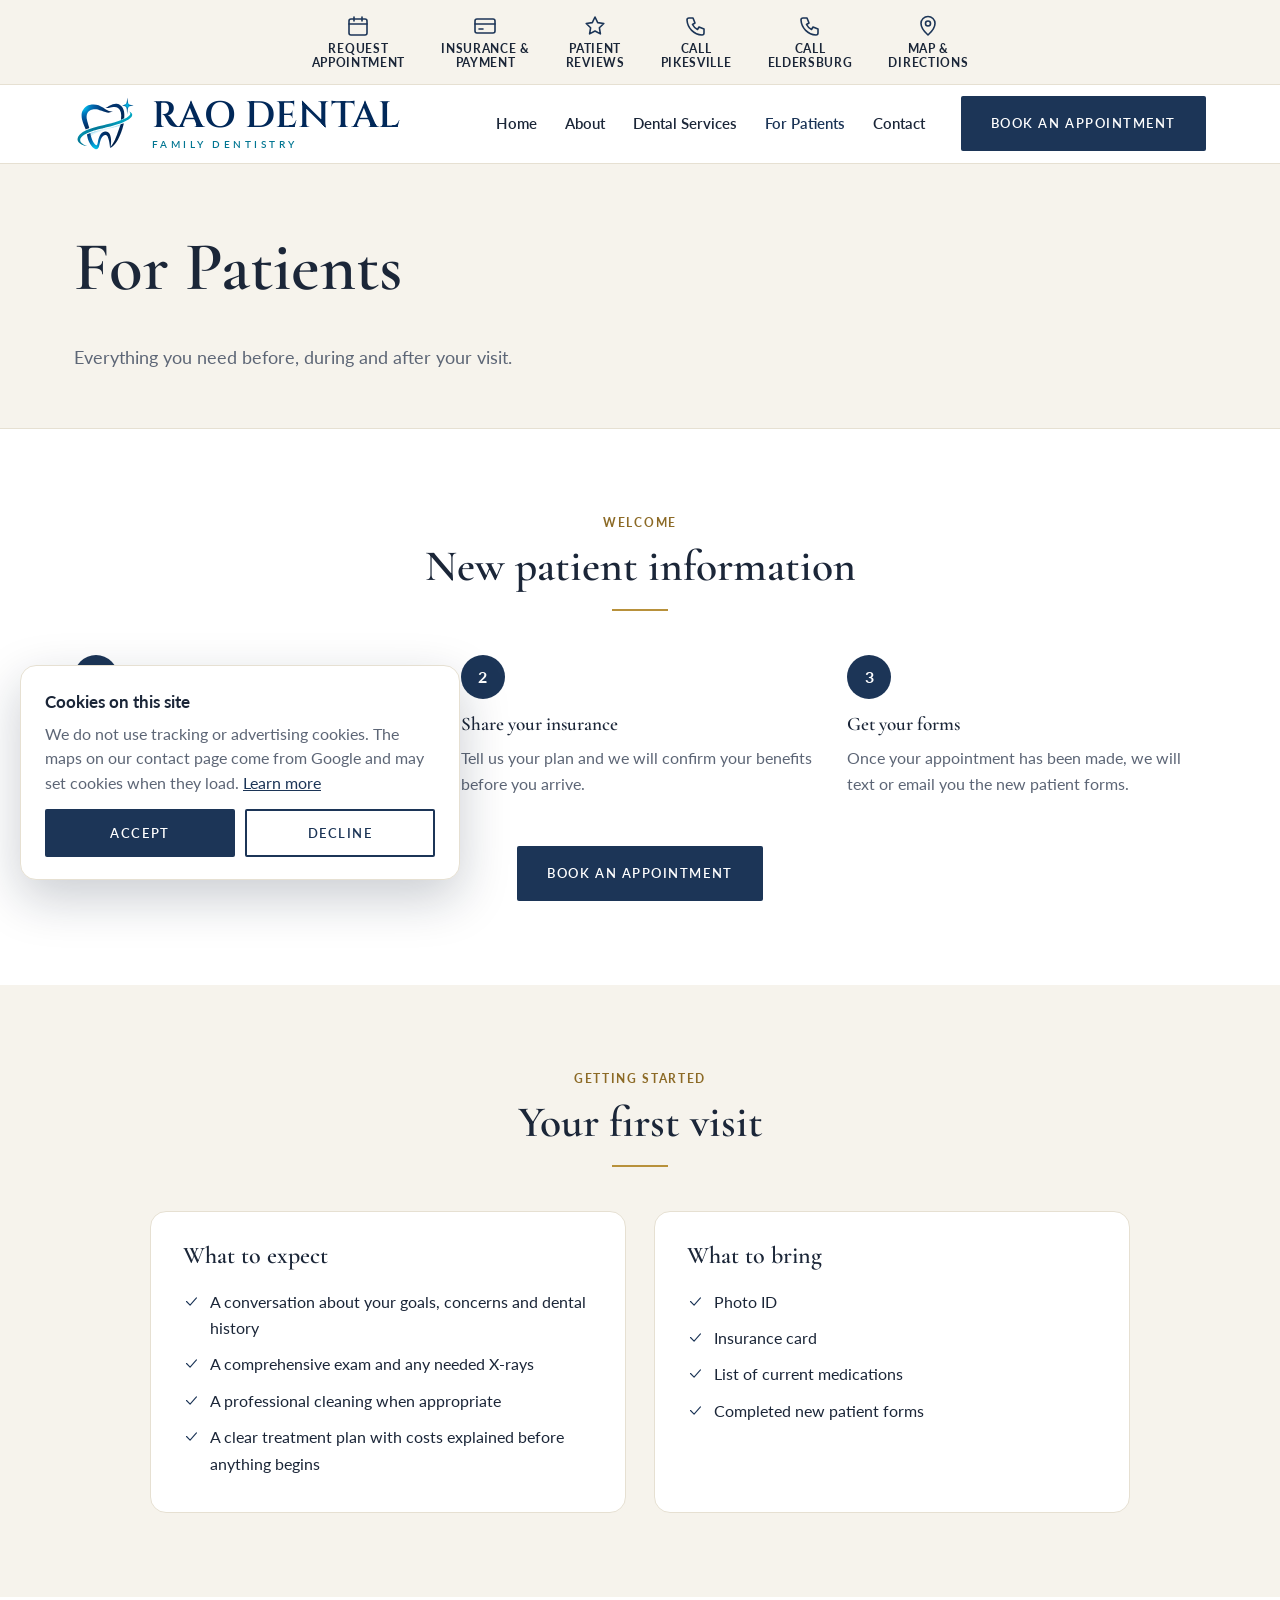
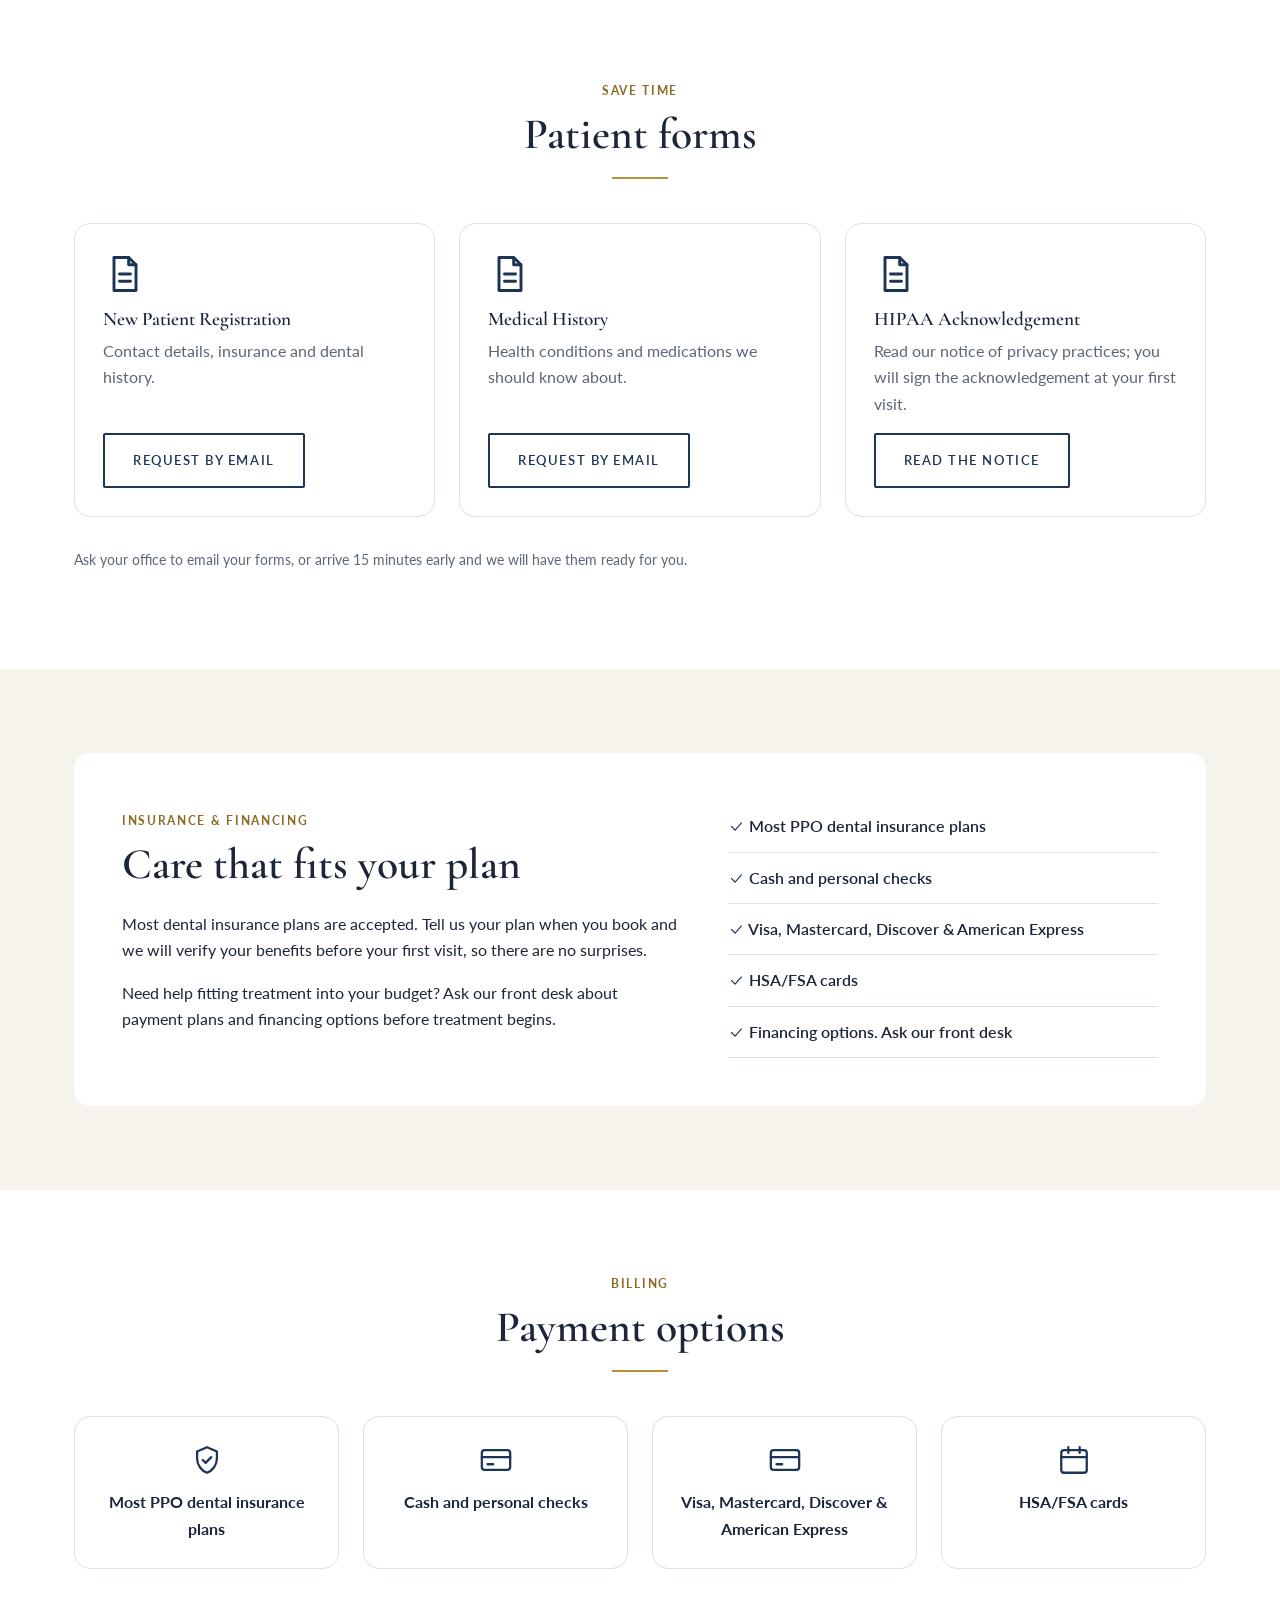
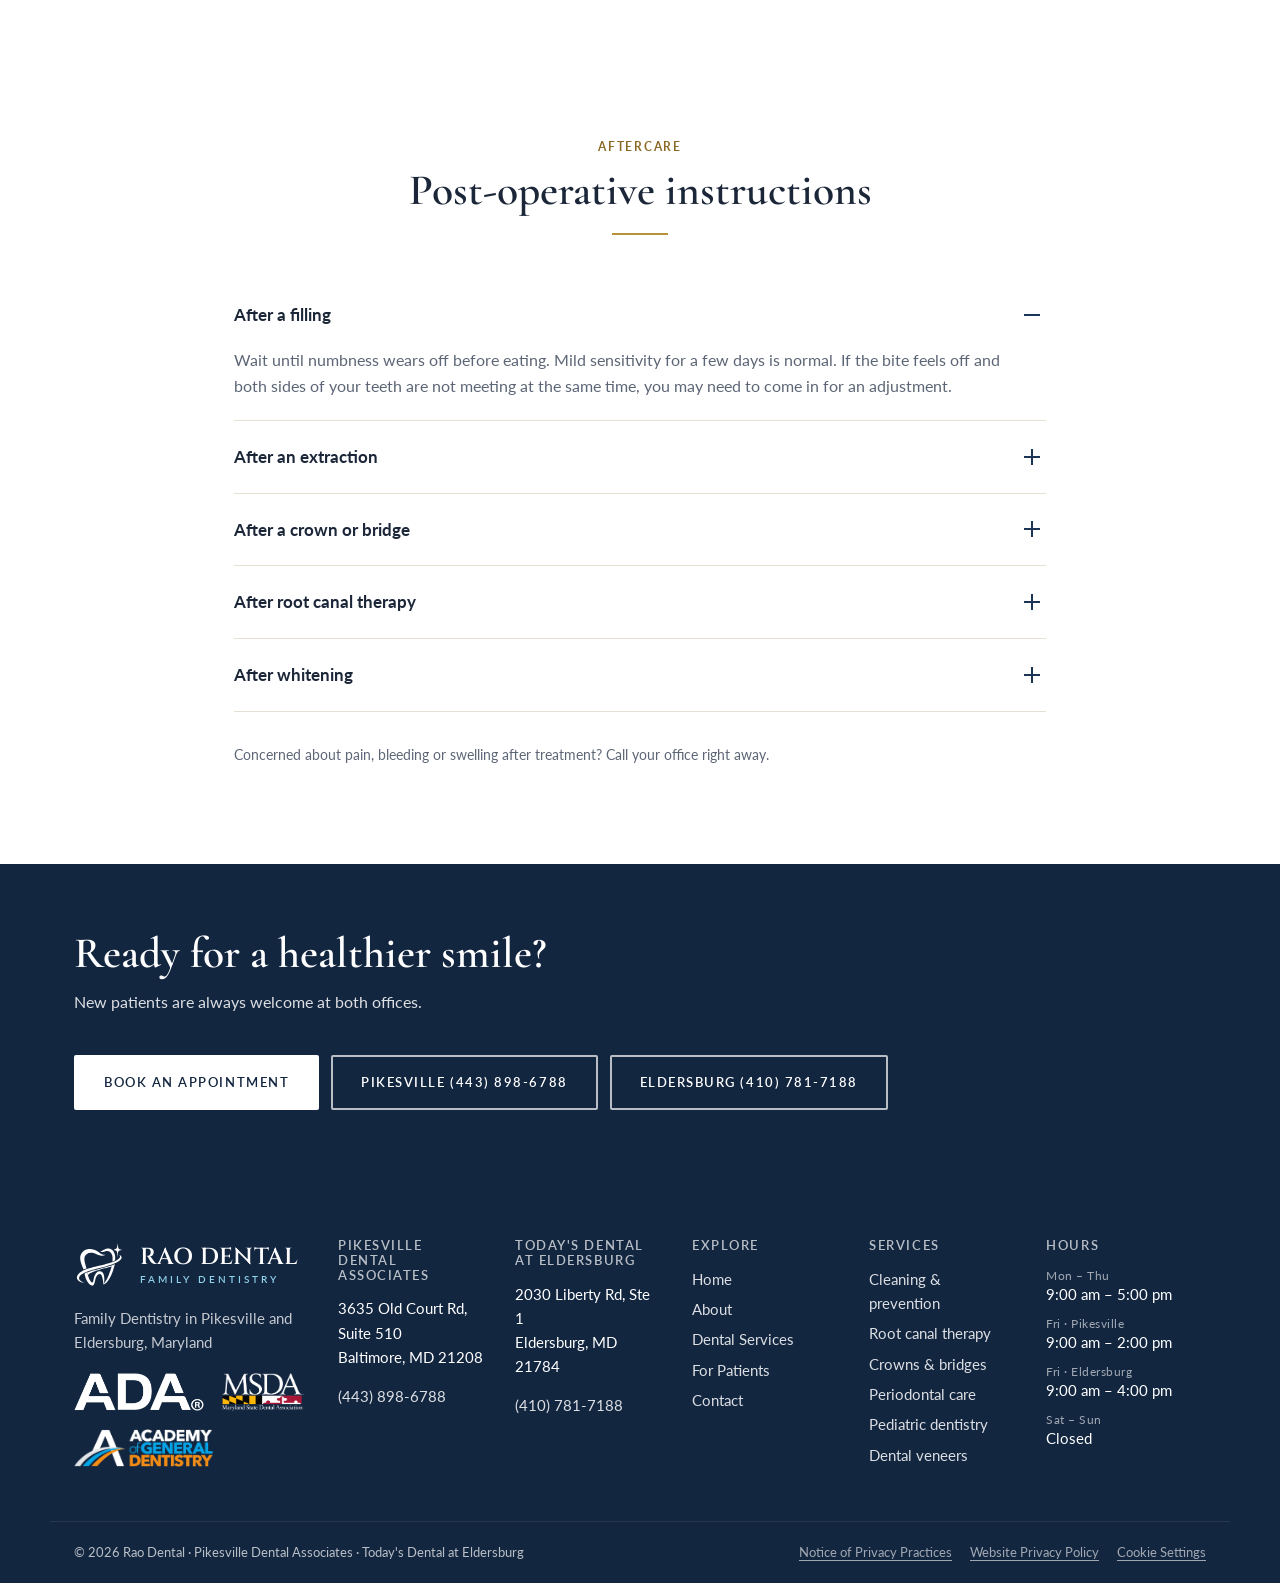
<file: patients.html>
<!doctype html><html lang="en"><head><meta charset="utf-8"><meta name="viewport" content="width=device-width,initial-scale=1">
<title>New Patients, Insurance &amp; Forms | Rao Dental</title><meta name="description" content="New patient steps, your first visit, forms, insurance, HSA/FSA and payment options, and after-care instructions for Rao Dental patients."><meta property="og:type" content="website"><meta property="og:site_name" content="Rao Dental"><meta property="og:title" content="New Patients, Insurance &amp; Forms | Rao Dental"><meta property="og:description" content="New patient steps, your first visit, forms, insurance, HSA/FSA and payment options, and after-care instructions for Rao Dental patients."><meta property="og:url" content="https://raodental.com/patients.html"><meta property="og:image" content="https://raodental.com/img/og-share.jpg"><meta property="og:image:width" content="1200"><meta property="og:image:height" content="630"><meta property="og:image:alt" content="Rao Dental, family dentistry in Pikesville and Eldersburg, Maryland"><meta name="twitter:card" content="summary_large_image"><link rel="canonical" href="https://raodental.com/patients.html">
<link rel="icon" type="image/svg+xml" href="img/rao-dental-favicon.svg?v=24ac31e0"><link rel="icon" type="image/png" sizes="32x32" href="img/rao-dental-favicon-32.png?v=24ac31e0"><link rel="apple-touch-icon" href="img/rao-dental-apple-touch.png"><link rel="preconnect" href="https://fonts.googleapis.com"><link rel="preconnect" href="https://fonts.gstatic.com" crossorigin>
<link href="https://fonts.googleapis.com/css2?family=Cormorant+Garamond:wght@500;600;700&family=Cinzel:wght@600&family=Lato:wght@400;700&display=swap" rel="stylesheet"><link rel="stylesheet" href="css/site.css?v=e79960fa"></head>
<body class="style-1"><a class="skip" href="#main">Skip to content</a><div class="util icons"><div class="wrap"><a href="contact.html#appointment"><svg class="ic" viewBox="0 0 24 24" fill="none" stroke="currentColor" stroke-width="1.6" stroke-linecap="round" stroke-linejoin="round" aria-hidden="true"><rect x="3" y="5" width="18" height="16" rx="2"/><path d="M3 10h18M8 3v4M16 3v4"/></svg><span>Request<br>Appointment</span></a><a href="patients.html#insurance"><svg class="ic" viewBox="0 0 24 24" fill="none" stroke="currentColor" stroke-width="1.6" stroke-linecap="round" stroke-linejoin="round" aria-hidden="true"><rect x="2" y="5" width="20" height="14" rx="2"/><path d="M2 10h20M6 15h4"/></svg><span>Insurance &amp;<br>Payment</span></a><a href="index.html#reviews"><svg class="ic" viewBox="0 0 24 24" fill="none" stroke="currentColor" stroke-width="1.6" stroke-linecap="round" stroke-linejoin="round" aria-hidden="true"><path d="M12 3l2.7 5.6 6.1.9-4.4 4.3 1 6.1L12 17l-5.4 2.9 1-6.1L3.2 9.5l6.1-.9L12 3z"/></svg><span>Patient<br>Reviews</span></a><a href="tel:+14438986788"><svg class="ic" viewBox="0 0 24 24" fill="none" stroke="currentColor" stroke-width="1.6" stroke-linecap="round" stroke-linejoin="round" aria-hidden="true"><path d="M5 4h4l2 5-2.5 1.5a11 11 0 0 0 5 5L15 13l5 2v4a2 2 0 0 1-2 2A16 16 0 0 1 3 6a2 2 0 0 1 2-2z"/></svg><span>Call<br>Pikesville</span></a><a href="tel:+14107817188"><svg class="ic" viewBox="0 0 24 24" fill="none" stroke="currentColor" stroke-width="1.6" stroke-linecap="round" stroke-linejoin="round" aria-hidden="true"><path d="M5 4h4l2 5-2.5 1.5a11 11 0 0 0 5 5L15 13l5 2v4a2 2 0 0 1-2 2A16 16 0 0 1 3 6a2 2 0 0 1 2-2z"/></svg><span>Call<br>Eldersburg</span></a><a href="contact.html#location"><svg class="ic" viewBox="0 0 24 24" fill="none" stroke="currentColor" stroke-width="1.6" stroke-linecap="round" stroke-linejoin="round" aria-hidden="true"><path d="M12 21s-7-6.2-7-11.5a7 7 0 0 1 14 0C19 14.8 12 21 12 21z"/><circle cx="12" cy="9.5" r="2.5"/></svg><span>Map &amp;<br>Directions</span></a></div></div><header class="site-header"><div class="wrap hdr"><a class="logo logo-emb" href="index.html" aria-label="Rao Dental, Family Dentistry home"><span class="emb"><img src="img/rao-dental-emblem.svg" alt="" width="56" height="56"></span><span class="emb-text"><span class="emb-name">RAO DENTAL</span><small>Family Dentistry</small></span></a><button type="button" class="burger" aria-label="Menu" aria-expanded="false" aria-controls="site-nav"><svg class="ic" viewBox="0 0 24 24" fill="none" stroke="currentColor" stroke-width="1.6" stroke-linecap="round" stroke-linejoin="round" aria-hidden="true"><path d="M4 7h16M4 12h16M4 17h16"/></svg></button><nav id="site-nav" aria-label="Main"><ul class="nav"><li><a href="index.html">Home</a></li><li class="has-sub"><a href="about.html">About</a><ul class="sub"><li><a href="about.html#practice">About Our Practice</a></li><li><a href="about.html#team">Meet Our Team</a></li><li><a href="about.html#office">Our Office</a></li><li><a href="about.html#faq">FAQs</a></li><li><a href="about.html#philosophy">Our Philosophy</a></li></ul></li><li class="has-sub"><a href="services.html">Dental Services</a><ul class="sub"><li><a href="services.html#cleaning">Cleaning &amp; prevention</a></li><li><a href="services.html#root-canal">Root canal therapy</a></li><li><a href="services.html#crowns">Crowns &amp; bridges</a></li><li><a href="services.html#periodontal">Periodontal care</a></li><li><a href="services.html#pediatric">Pediatric dentistry</a></li><li><a href="services.html#veneers">Dental veneers</a></li><li><a href="services.html#whitening">Teeth whitening</a></li><li><a href="services.html#implants">Implant restoration</a></li><li><a href="services.html#invisalign">Invisalign</a></li><li><a href="services.html#botox">Botox</a></li></ul></li><li class="has-sub"><a href="patients.html" aria-current="page">For Patients</a><ul class="sub"><li><a href="patients.html#new-patients">New Patient Information</a></li><li><a href="patients.html#first-visit">Your First Visit</a></li><li><a href="patients.html#forms">Patient Forms</a></li><li><a href="patients.html#insurance">Insurance &amp; Financing</a></li><li><a href="patients.html#payment">Payment Options</a></li><li><a href="patients.html#post-op">Post-Operative Instructions</a></li></ul></li><li class="has-sub"><a href="contact.html">Contact</a><ul class="sub"><li><a href="contact.html#info">Contact Information</a></li><li><a href="contact.html#hours">Office Hours</a></li><li><a href="contact.html#location">Location &amp; Directions</a></li><li><a href="contact.html#appointment">Request an Appointment</a></li></ul></li></ul></nav><div class="hdr-cta"><a class="btn btn-primary" href="contact.html#appointment">Book an Appointment</a></div></div></header><main id="main"><section class="phero"><div class="wrap"><h1>For Patients</h1><p>Everything you need before, during and after your visit.</p></div></section><section class="sec " id="new-patients"><div class="wrap"><header class="sec-head center"><p class="eyebrow">Welcome</p><h2>New patient information</h2></header><ol class="steps"><li><span class="step">1</span><h3>Choose your office</h3><p>Pikesville or Eldersburg, whichever is closer to home or work.</p></li><li><span class="step">2</span><h3>Share your insurance</h3><p>Tell us your plan and we will confirm your benefits before you arrive.</p></li><li><span class="step">3</span><h3>Get your forms</h3><p>Once your appointment has been made, we will text or email you the new patient forms.</p></li></ol><div class="center mt"><a class="btn btn-primary" href="contact.html#appointment">Book an Appointment</a></div></div></section><section class="sec alt" id="first-visit"><div class="wrap"><header class="sec-head"><p class="eyebrow">Getting started</p><h2>Your first visit</h2></header><div class="grid g2 first-visit"><div><h3>What to expect</h3><ul class="checks"><li><svg class="ic sm" viewBox="0 0 24 24" fill="none" stroke="currentColor" stroke-width="1.6" stroke-linecap="round" stroke-linejoin="round" aria-hidden="true"><path d="M5 12l5 5 9-10"/></svg> A conversation about your goals, concerns and dental history</li><li><svg class="ic sm" viewBox="0 0 24 24" fill="none" stroke="currentColor" stroke-width="1.6" stroke-linecap="round" stroke-linejoin="round" aria-hidden="true"><path d="M5 12l5 5 9-10"/></svg> A comprehensive exam and any needed X-rays</li><li><svg class="ic sm" viewBox="0 0 24 24" fill="none" stroke="currentColor" stroke-width="1.6" stroke-linecap="round" stroke-linejoin="round" aria-hidden="true"><path d="M5 12l5 5 9-10"/></svg> A professional cleaning when appropriate</li><li><svg class="ic sm" viewBox="0 0 24 24" fill="none" stroke="currentColor" stroke-width="1.6" stroke-linecap="round" stroke-linejoin="round" aria-hidden="true"><path d="M5 12l5 5 9-10"/></svg> A clear treatment plan with costs explained before anything begins</li></ul></div><div><h3>What to bring</h3><ul class="checks"><li><svg class="ic sm" viewBox="0 0 24 24" fill="none" stroke="currentColor" stroke-width="1.6" stroke-linecap="round" stroke-linejoin="round" aria-hidden="true"><path d="M5 12l5 5 9-10"/></svg> Photo ID</li><li><svg class="ic sm" viewBox="0 0 24 24" fill="none" stroke="currentColor" stroke-width="1.6" stroke-linecap="round" stroke-linejoin="round" aria-hidden="true"><path d="M5 12l5 5 9-10"/></svg> Insurance card</li><li><svg class="ic sm" viewBox="0 0 24 24" fill="none" stroke="currentColor" stroke-width="1.6" stroke-linecap="round" stroke-linejoin="round" aria-hidden="true"><path d="M5 12l5 5 9-10"/></svg> List of current medications</li><li><svg class="ic sm" viewBox="0 0 24 24" fill="none" stroke="currentColor" stroke-width="1.6" stroke-linecap="round" stroke-linejoin="round" aria-hidden="true"><path d="M5 12l5 5 9-10"/></svg> Completed new patient forms</li></ul></div></div></div></section><section class="sec " id="forms"><div class="wrap"><header class="sec-head"><p class="eyebrow">Save time</p><h2>Patient forms</h2></header><div class="grid g3"><div class="card form-card"><div class="card-body"><svg class="ic big" viewBox="0 0 24 24" fill="none" stroke="currentColor" stroke-width="1.6" stroke-linecap="round" stroke-linejoin="round" aria-hidden="true"><path d="M6 3h8l4 4v14H6z"/><path d="M14 3v4h4M9 12h6M9 16h6"/></svg><h3>New Patient Registration</h3><p>Contact details, insurance and dental history.</p><a class="btn btn-ghost" href="contact.html#info">Request by email</a></div></div><div class="card form-card"><div class="card-body"><svg class="ic big" viewBox="0 0 24 24" fill="none" stroke="currentColor" stroke-width="1.6" stroke-linecap="round" stroke-linejoin="round" aria-hidden="true"><path d="M6 3h8l4 4v14H6z"/><path d="M14 3v4h4M9 12h6M9 16h6"/></svg><h3>Medical History</h3><p>Health conditions and medications we should know about.</p><a class="btn btn-ghost" href="contact.html#info">Request by email</a></div></div><div class="card form-card"><div class="card-body"><svg class="ic big" viewBox="0 0 24 24" fill="none" stroke="currentColor" stroke-width="1.6" stroke-linecap="round" stroke-linejoin="round" aria-hidden="true"><path d="M6 3h8l4 4v14H6z"/><path d="M14 3v4h4M9 12h6M9 16h6"/></svg><h3>HIPAA Acknowledgement</h3><p>Read our notice of privacy practices; you will sign the acknowledgement at your first visit.</p><a class="btn btn-ghost" href="privacy-practices.html">Read the notice</a></div></div></div><p class="fine mt">Ask your office to email your forms, or arrive 15 minutes early and we will have them ready for you.</p></div></section><section class="sec alt" id="insurance"><div class="wrap"><div class="ins"><div class="ins-text"><p class="eyebrow">Insurance &amp; financing</p><h2>Care that fits your plan</h2><p>Most dental insurance plans are accepted. Tell us your plan when you book and we will verify your benefits before your first visit, so there are no surprises.</p><p>Need help fitting treatment into your budget? Ask our front desk about payment plans and financing options before treatment begins.</p></div><ul class="ins-list"><li><svg class="ic sm" viewBox="0 0 24 24" fill="none" stroke="currentColor" stroke-width="1.6" stroke-linecap="round" stroke-linejoin="round" aria-hidden="true"><path d="M5 12l5 5 9-10"/></svg> Most PPO dental insurance plans</li><li><svg class="ic sm" viewBox="0 0 24 24" fill="none" stroke="currentColor" stroke-width="1.6" stroke-linecap="round" stroke-linejoin="round" aria-hidden="true"><path d="M5 12l5 5 9-10"/></svg> Cash and personal checks</li><li><svg class="ic sm" viewBox="0 0 24 24" fill="none" stroke="currentColor" stroke-width="1.6" stroke-linecap="round" stroke-linejoin="round" aria-hidden="true"><path d="M5 12l5 5 9-10"/></svg> Visa, Mastercard, Discover &amp; American Express</li><li><svg class="ic sm" viewBox="0 0 24 24" fill="none" stroke="currentColor" stroke-width="1.6" stroke-linecap="round" stroke-linejoin="round" aria-hidden="true"><path d="M5 12l5 5 9-10"/></svg> HSA/FSA cards</li><li><svg class="ic sm" viewBox="0 0 24 24" fill="none" stroke="currentColor" stroke-width="1.6" stroke-linecap="round" stroke-linejoin="round" aria-hidden="true"><path d="M5 12l5 5 9-10"/></svg> Financing options. Ask our front desk</li></ul></div></div></section><section class="sec " id="payment"><div class="wrap"><header class="sec-head"><p class="eyebrow">Billing</p><h2>Payment options</h2></header><div class="grid g4 pay-cards"><div class="pay-card"><svg class="ic" viewBox="0 0 24 24" fill="none" stroke="currentColor" stroke-width="1.6" stroke-linecap="round" stroke-linejoin="round" aria-hidden="true"><path d="M12 3l7 3v5c0 4.5-3 8.5-7 10-4-1.5-7-5.5-7-10V6l7-3z"/><path d="M9 12l2 2 4-4"/></svg><p>Most PPO dental insurance plans</p></div><div class="pay-card"><svg class="ic" viewBox="0 0 24 24" fill="none" stroke="currentColor" stroke-width="1.6" stroke-linecap="round" stroke-linejoin="round" aria-hidden="true"><rect x="2" y="5" width="20" height="14" rx="2"/><path d="M2 10h20M6 15h4"/></svg><p>Cash and personal checks</p></div><div class="pay-card"><svg class="ic" viewBox="0 0 24 24" fill="none" stroke="currentColor" stroke-width="1.6" stroke-linecap="round" stroke-linejoin="round" aria-hidden="true"><rect x="2" y="5" width="20" height="14" rx="2"/><path d="M2 10h20M6 15h4"/></svg><p>Visa, Mastercard, Discover &amp; American Express</p></div><div class="pay-card"><svg class="ic" viewBox="0 0 24 24" fill="none" stroke="currentColor" stroke-width="1.6" stroke-linecap="round" stroke-linejoin="round" aria-hidden="true"><rect x="3" y="5" width="18" height="16" rx="2"/><path d="M3 10h18M8 3v4M16 3v4"/></svg><p>HSA/FSA cards</p></div></div></div></section><section class="sec narrow" id="post-op"><div class="wrap"><header class="sec-head"><p class="eyebrow">Aftercare</p><h2>Post-operative instructions</h2></header><div class="faq"><details open><summary>After a filling<span class="plus" aria-hidden="true"></span></summary><p>Wait until numbness wears off before eating. Mild sensitivity for a few days is normal. If the bite feels off and both sides of your teeth are not meeting at the same time, you may need to come in for an adjustment.</p></details><details><summary>After an extraction<span class="plus" aria-hidden="true"></span></summary><p>Bite on gauze for 30–45 minutes. Avoid straws, smoking and spitting for 24 hours.</p></details><details><summary>After a crown or bridge<span class="plus" aria-hidden="true"></span></summary><p>Avoid chewing on the temporary crown until you are able to have the permanent crown placed. Call us if it comes loose or breaks.</p></details><details><summary>After root canal therapy<span class="plus" aria-hidden="true"></span></summary><p>Some tenderness is normal for a few days. Take medication as directed.</p></details><details><summary>After whitening<span class="plus" aria-hidden="true"></span></summary><p>Avoid coffee, tea and red wine for 48 hours to protect your results.</p></details></div><p class="fine mt">Concerned about pain, bleeding or swelling after treatment? Call your office right away.</p></div></section><section class="cta-band"><div class="wrap"><div><h2>Ready for a healthier smile?</h2><p>New patients are always welcome at both offices.</p></div><div class="btn-row"><a class="btn btn-light" href="contact.html#appointment">Book an appointment</a><a class="btn btn-outline-light" href="tel:+14438986788">Pikesville (443) 898-6788</a><a class="btn btn-outline-light" href="tel:+14107817188">Eldersburg (410) 781-7188</a></div></div></section></main><footer class="site-footer"><div class="wrap fgrid"><div class="fbrand"><a class="logo logo-emb" href="index.html" aria-label="Rao Dental, Family Dentistry home"><span class="emb"><img src="img/rao-dental-emblem.svg" alt="" width="56" height="56"></span><span class="emb-text"><span class="emb-name">RAO DENTAL</span><small>Family Dentistry</small></span></a><p>Family Dentistry in Pikesville and Eldersburg, Maryland</p><div class="badges"><img src="img/assoc-ada-white.png" alt="ADA member" loading="lazy"><img src="img/assoc-msda-white.png" alt="MSDA member" loading="lazy"><img src="img/assoc-agd-white.png" alt="AGD member" loading="lazy"></div></div><div><h4>Pikesville Dental Associates</h4><p>3635 Old Court Rd, Suite 510<br>Baltimore, MD 21208</p><p><a href="tel:+14438986788">(443) 898-6788</a></p></div><div><h4>Today&#x27;s Dental at Eldersburg</h4><p>2030 Liberty Rd, Ste 1<br>Eldersburg, MD 21784</p><p><a href="tel:+14107817188">(410) 781-7188</a></p></div><div><h4>Explore</h4><ul><li><a href="index.html">Home</a></li><li><a href="about.html">About</a></li><li><a href="services.html">Dental Services</a></li><li><a href="patients.html">For Patients</a></li><li><a href="contact.html">Contact</a></li></ul></div><div><h4>Services</h4><ul><li><a href="services.html#cleaning">Cleaning &amp; prevention</a></li><li><a href="services.html#root-canal">Root canal therapy</a></li><li><a href="services.html#crowns">Crowns &amp; bridges</a></li><li><a href="services.html#periodontal">Periodontal care</a></li><li><a href="services.html#pediatric">Pediatric dentistry</a></li><li><a href="services.html#veneers">Dental veneers</a></li></ul></div><div><h4>Hours</h4><ul class="fh"><li><span>Mon – Thu</span> <em>9:00 am – 5:00 pm</em></li><li><span>Fri · Pikesville</span> <em>9:00 am – 2:00 pm</em></li><li><span>Fri · Eldersburg</span> <em>9:00 am – 4:00 pm</em></li><li><span>Sat – Sun</span> <em>Closed</em></li></ul></div></div><div class="wrap fbot"><span>© 2026 Rao Dental · Pikesville Dental Associates · Today's Dental at Eldersburg</span><span class="flegal"><a href="privacy-practices.html">Notice of Privacy Practices</a><a href="privacy.html">Website Privacy Policy</a><a href="privacy.html#cookies" data-cookie-settings>Cookie Settings</a></span></div></footer><script>(()=>{const h=document.querySelector('.site-header'),b=h&&h.querySelector('.burger'),n=document.getElementById('site-nav');if(!b||!n)return;const set=o=>{h.classList.toggle('open',o);b.setAttribute('aria-expanded',o?'true':'false');b.setAttribute('aria-label',o?'Close menu':'Menu')};b.addEventListener('click',()=>set(!h.classList.contains('open')));document.addEventListener('keydown',e=>{if(e.key==='Escape'&&h.classList.contains('open')){set(false);b.focus()}});n.addEventListener('click',e=>{if(e.target.closest('a'))set(false)});matchMedia('(min-width:901px)').addEventListener('change',e=>{if(e.matches)set(false)})})()</script><div class="cookie" role="region" aria-label="Cookie notice" hidden><div class="cookie-text"><strong>Cookies on this site</strong><p>We do not use tracking or advertising cookies. The maps on our contact page come from Google and may set cookies when they load. <a href="privacy.html#cookies">Learn more</a></p></div><div class="cookie-btns"><button type="button" class="btn btn-primary" data-cookie="accept">Accept</button><button type="button" class="btn btn-ghost" data-cookie="decline">Decline</button></div></div><script>(()=>{const K='rd-cookie-choice',c=document.querySelector('.cookie');let v=null;try{v=localStorage.getItem(K)}catch(e){}const load=f=>{(f?[f]:document.querySelectorAll('iframe[data-src]')).forEach(i=>{if(i.dataset.src){i.src=i.dataset.src;i.removeAttribute('data-src');const p=i.parentNode.querySelector('.map-ph');if(p)p.remove()}})};const show=()=>{c.hidden=false};if(v==='accept')load();else if(v!=='decline')show();c.addEventListener('click',e=>{const b=e.target.closest('[data-cookie]');if(!b)return;v=b.dataset.cookie;try{localStorage.setItem(K,v)}catch(e){}c.hidden=true;if(v==='accept')load()});document.addEventListener('click',e=>{const m=e.target.closest('[data-show-map]');if(m)load(m.closest('.map-wrap').querySelector('iframe'));const o=e.target.closest('[data-cookie-settings]');if(o){e.preventDefault();show();c.querySelector('button').focus()}})})()</script></body></html>
</file>
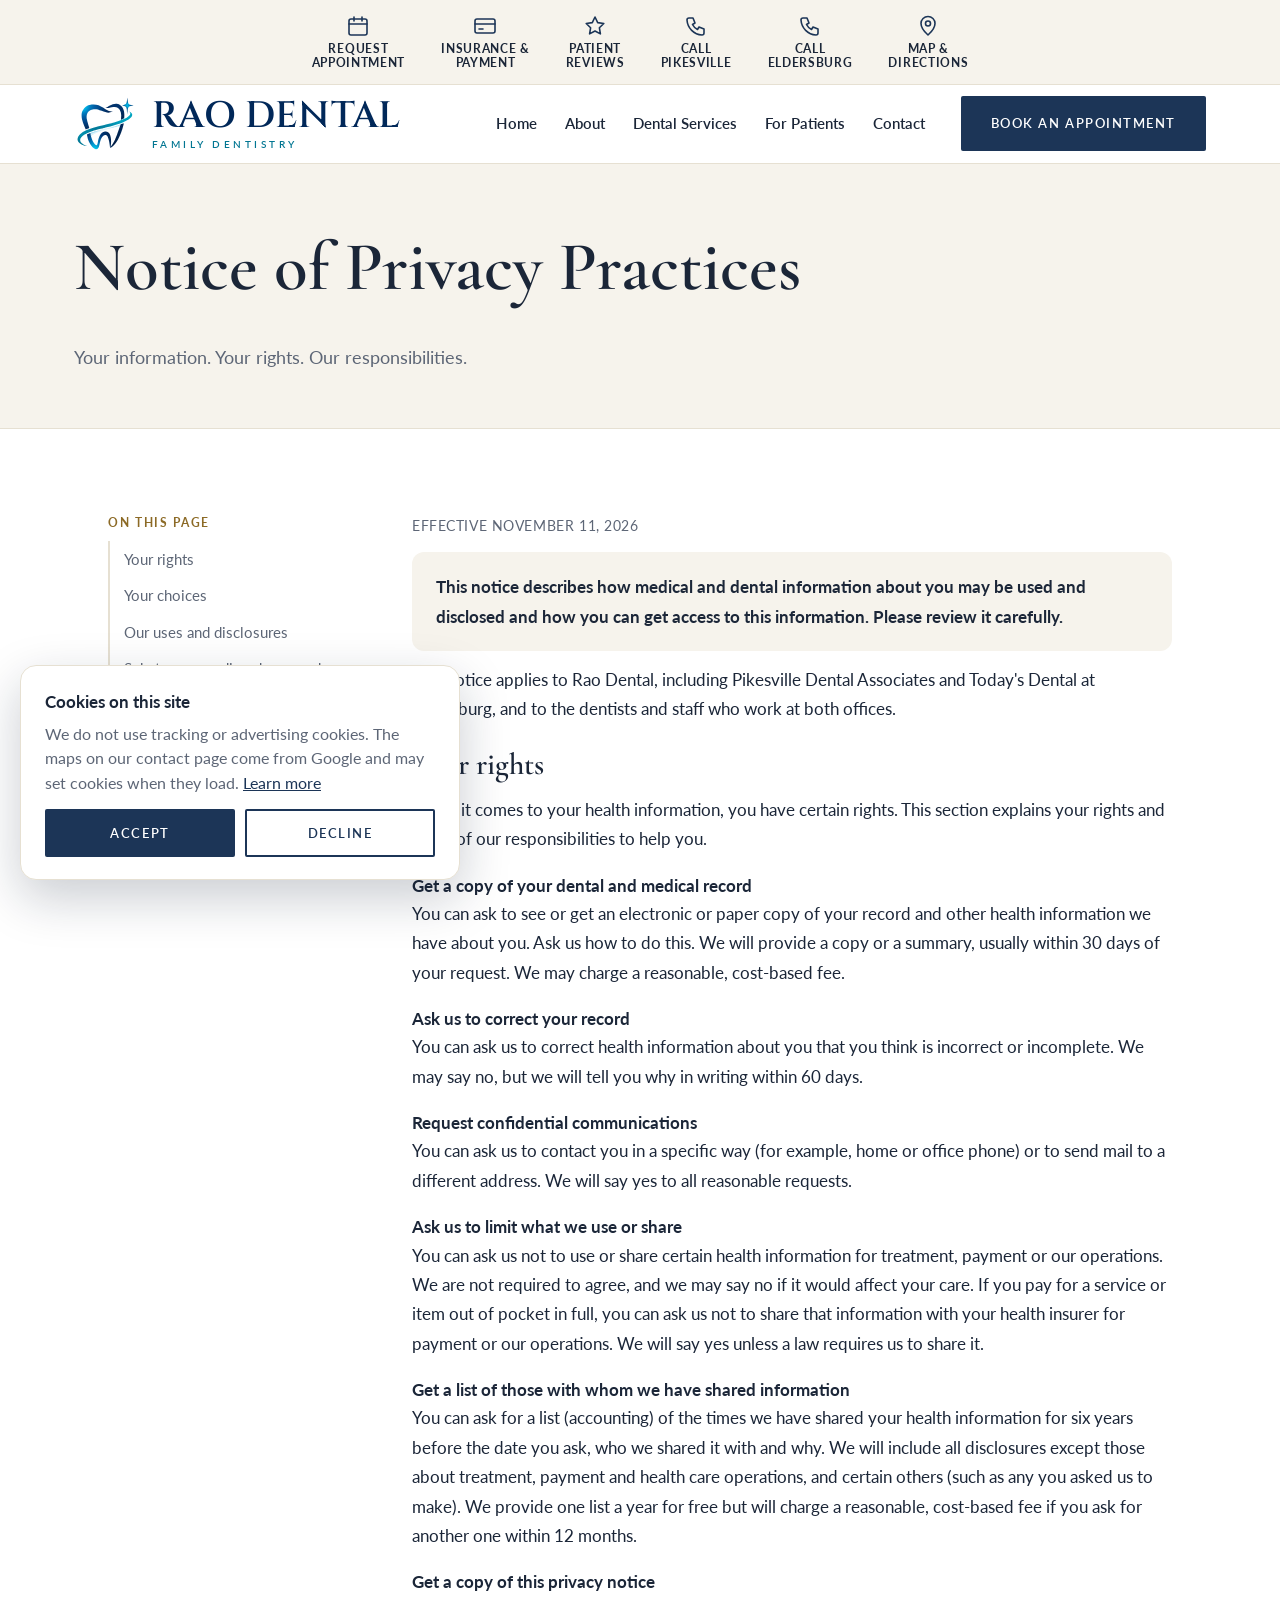
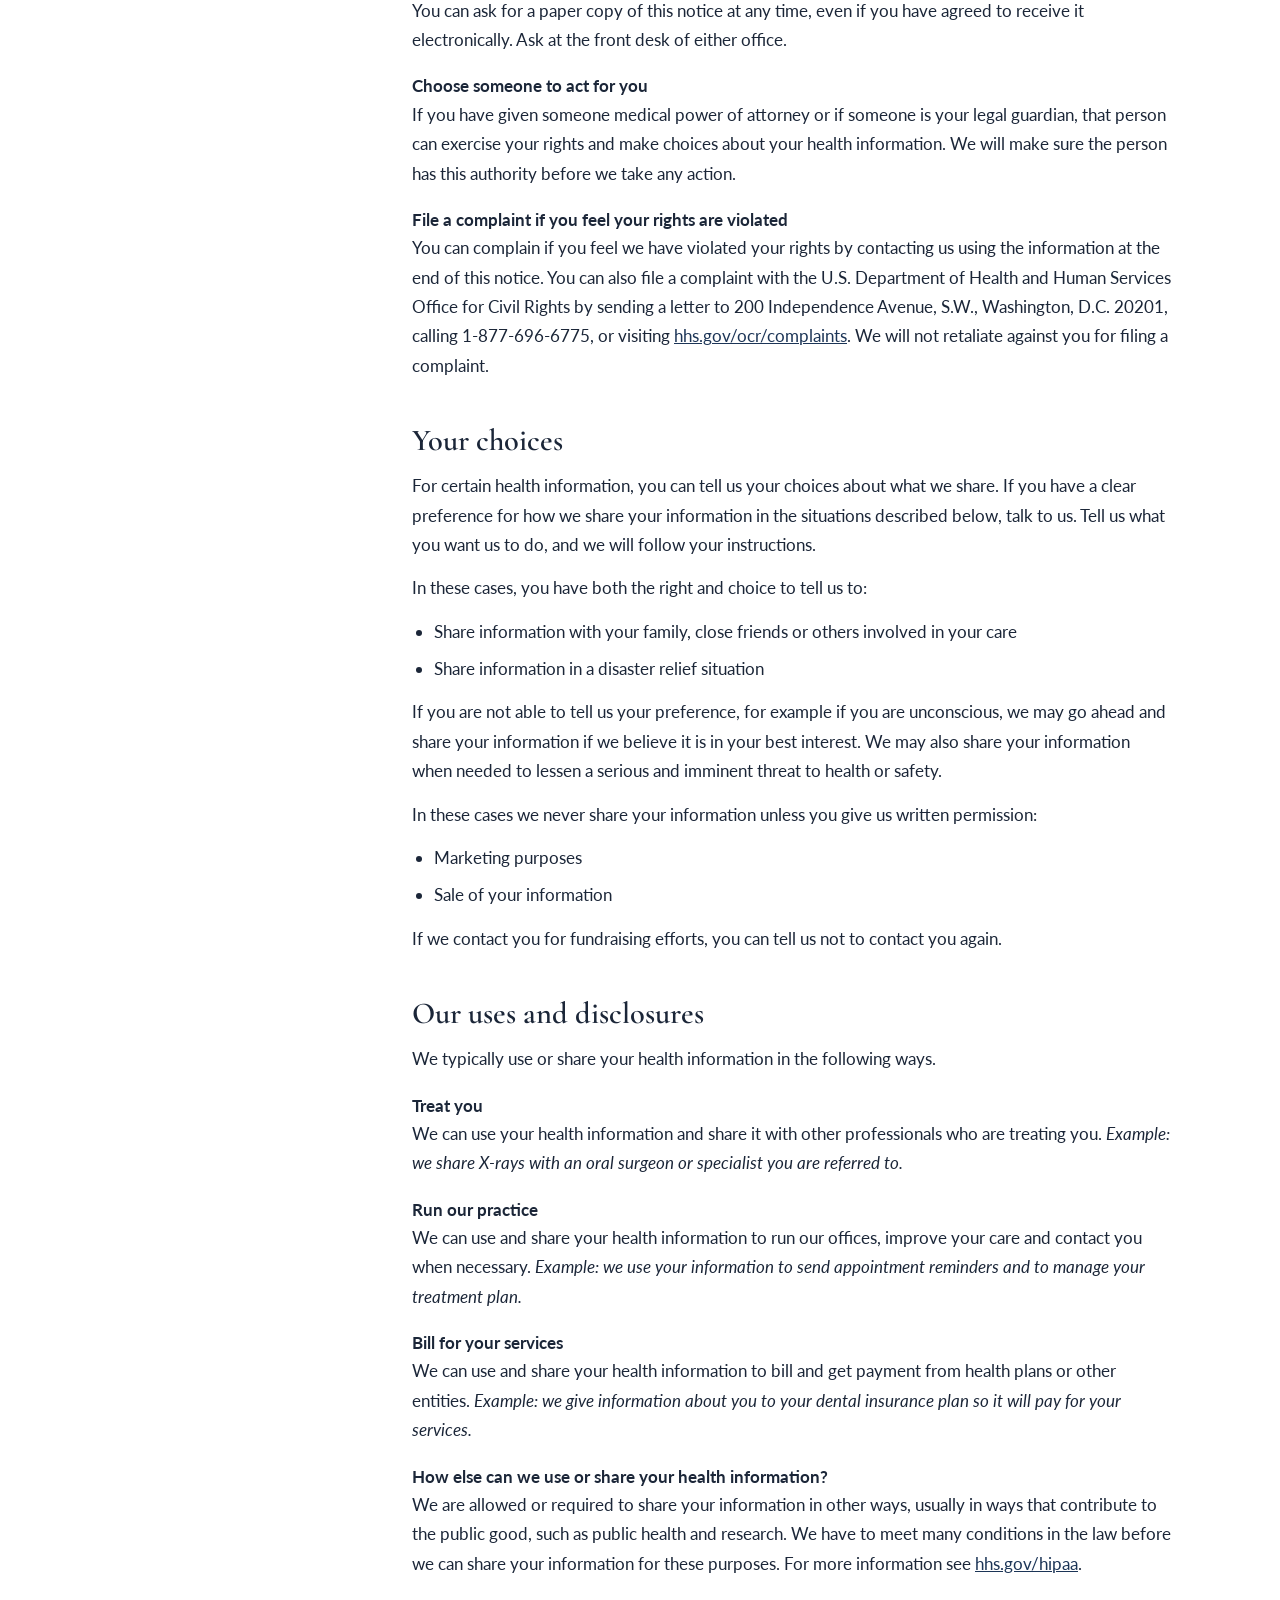
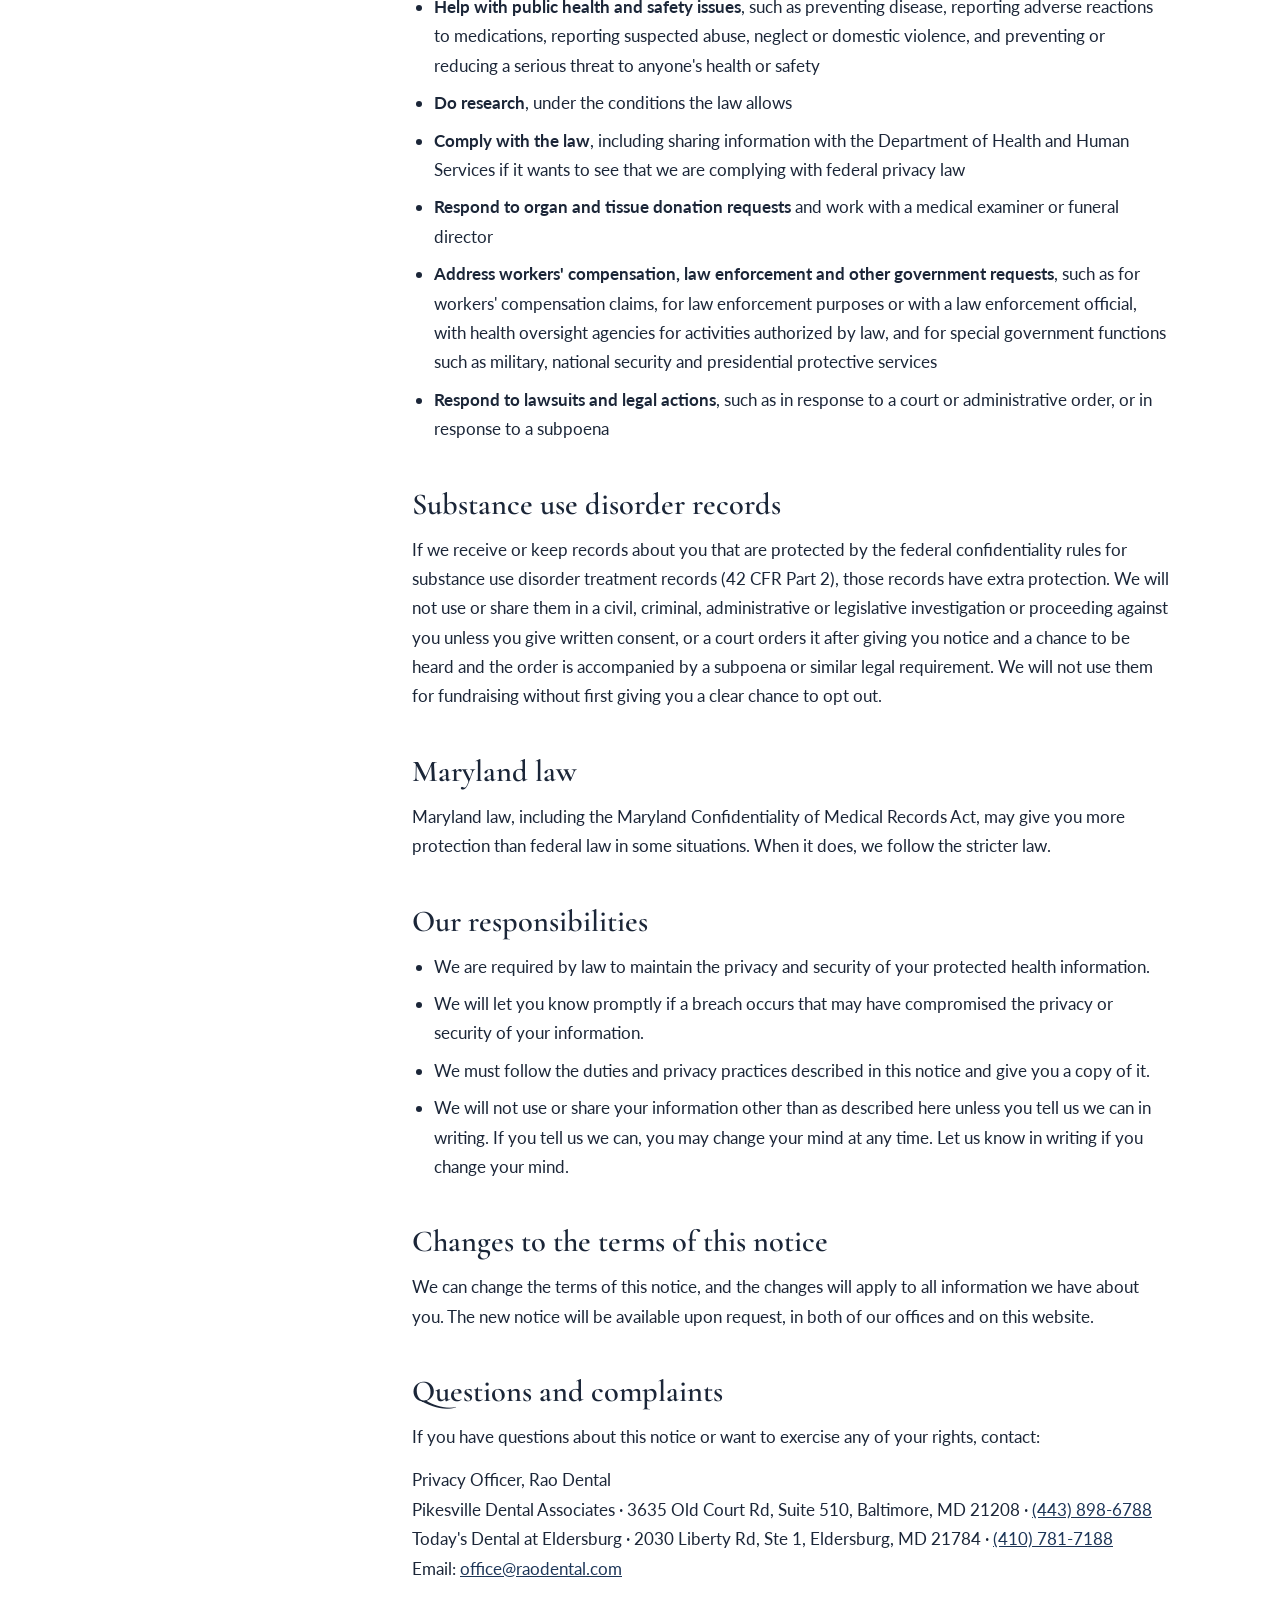
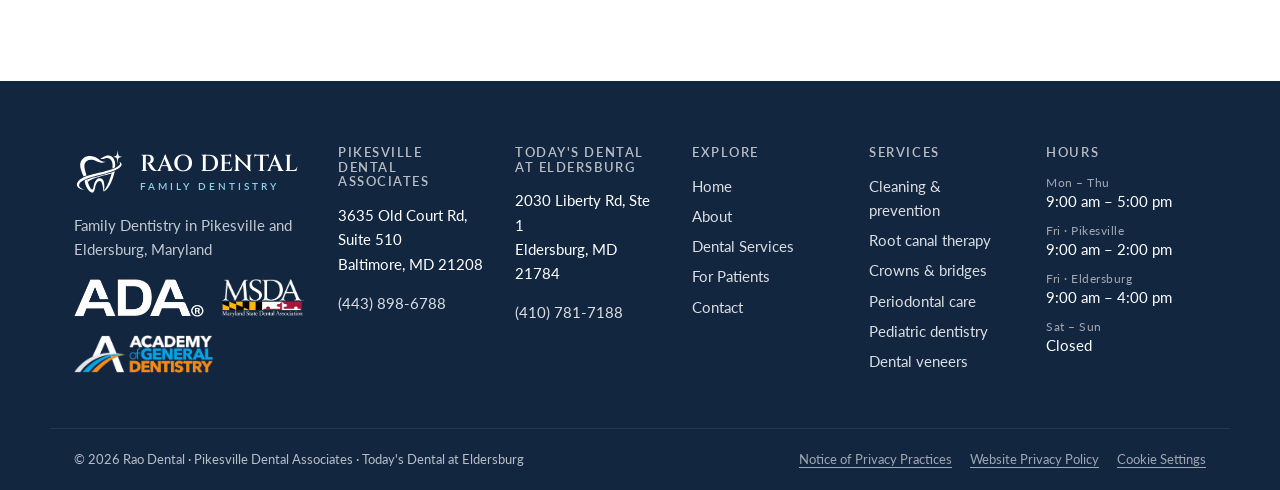
<file: privacy-practices.html>
<!doctype html><html lang="en"><head><meta charset="utf-8"><meta name="viewport" content="width=device-width,initial-scale=1">
<title>Notice of Privacy Practices | Rao Dental</title><meta name="description" content="How Rao Dental may use and share your health information, your rights as a patient, and how to reach our privacy contact."><meta property="og:type" content="website"><meta property="og:site_name" content="Rao Dental"><meta property="og:title" content="Notice of Privacy Practices | Rao Dental"><meta property="og:description" content="How Rao Dental may use and share your health information, your rights as a patient, and how to reach our privacy contact."><meta property="og:url" content="https://raodental.com/privacy-practices.html"><meta property="og:image" content="https://raodental.com/img/og-share.jpg"><meta property="og:image:width" content="1200"><meta property="og:image:height" content="630"><meta property="og:image:alt" content="Rao Dental, family dentistry in Pikesville and Eldersburg, Maryland"><meta name="twitter:card" content="summary_large_image"><link rel="canonical" href="https://raodental.com/privacy-practices.html">
<link rel="icon" type="image/svg+xml" href="img/rao-dental-favicon.svg?v=24ac31e0"><link rel="icon" type="image/png" sizes="32x32" href="img/rao-dental-favicon-32.png?v=24ac31e0"><link rel="apple-touch-icon" href="img/rao-dental-apple-touch.png"><link rel="preconnect" href="https://fonts.googleapis.com"><link rel="preconnect" href="https://fonts.gstatic.com" crossorigin>
<link href="https://fonts.googleapis.com/css2?family=Cormorant+Garamond:wght@500;600;700&family=Cinzel:wght@600&family=Lato:wght@400;700&display=swap" rel="stylesheet"><link rel="stylesheet" href="css/site.css?v=e79960fa"></head>
<body class="style-1"><a class="skip" href="#main">Skip to content</a><div class="util icons"><div class="wrap"><a href="contact.html#appointment"><svg class="ic" viewBox="0 0 24 24" fill="none" stroke="currentColor" stroke-width="1.6" stroke-linecap="round" stroke-linejoin="round" aria-hidden="true"><rect x="3" y="5" width="18" height="16" rx="2"/><path d="M3 10h18M8 3v4M16 3v4"/></svg><span>Request<br>Appointment</span></a><a href="patients.html#insurance"><svg class="ic" viewBox="0 0 24 24" fill="none" stroke="currentColor" stroke-width="1.6" stroke-linecap="round" stroke-linejoin="round" aria-hidden="true"><rect x="2" y="5" width="20" height="14" rx="2"/><path d="M2 10h20M6 15h4"/></svg><span>Insurance &amp;<br>Payment</span></a><a href="index.html#reviews"><svg class="ic" viewBox="0 0 24 24" fill="none" stroke="currentColor" stroke-width="1.6" stroke-linecap="round" stroke-linejoin="round" aria-hidden="true"><path d="M12 3l2.7 5.6 6.1.9-4.4 4.3 1 6.1L12 17l-5.4 2.9 1-6.1L3.2 9.5l6.1-.9L12 3z"/></svg><span>Patient<br>Reviews</span></a><a href="tel:+14438986788"><svg class="ic" viewBox="0 0 24 24" fill="none" stroke="currentColor" stroke-width="1.6" stroke-linecap="round" stroke-linejoin="round" aria-hidden="true"><path d="M5 4h4l2 5-2.5 1.5a11 11 0 0 0 5 5L15 13l5 2v4a2 2 0 0 1-2 2A16 16 0 0 1 3 6a2 2 0 0 1 2-2z"/></svg><span>Call<br>Pikesville</span></a><a href="tel:+14107817188"><svg class="ic" viewBox="0 0 24 24" fill="none" stroke="currentColor" stroke-width="1.6" stroke-linecap="round" stroke-linejoin="round" aria-hidden="true"><path d="M5 4h4l2 5-2.5 1.5a11 11 0 0 0 5 5L15 13l5 2v4a2 2 0 0 1-2 2A16 16 0 0 1 3 6a2 2 0 0 1 2-2z"/></svg><span>Call<br>Eldersburg</span></a><a href="contact.html#location"><svg class="ic" viewBox="0 0 24 24" fill="none" stroke="currentColor" stroke-width="1.6" stroke-linecap="round" stroke-linejoin="round" aria-hidden="true"><path d="M12 21s-7-6.2-7-11.5a7 7 0 0 1 14 0C19 14.8 12 21 12 21z"/><circle cx="12" cy="9.5" r="2.5"/></svg><span>Map &amp;<br>Directions</span></a></div></div><header class="site-header"><div class="wrap hdr"><a class="logo logo-emb" href="index.html" aria-label="Rao Dental, Family Dentistry home"><span class="emb"><img src="img/rao-dental-emblem.svg" alt="" width="56" height="56"></span><span class="emb-text"><span class="emb-name">RAO DENTAL</span><small>Family Dentistry</small></span></a><button type="button" class="burger" aria-label="Menu" aria-expanded="false" aria-controls="site-nav"><svg class="ic" viewBox="0 0 24 24" fill="none" stroke="currentColor" stroke-width="1.6" stroke-linecap="round" stroke-linejoin="round" aria-hidden="true"><path d="M4 7h16M4 12h16M4 17h16"/></svg></button><nav id="site-nav" aria-label="Main"><ul class="nav"><li><a href="index.html">Home</a></li><li class="has-sub"><a href="about.html">About</a><ul class="sub"><li><a href="about.html#practice">About Our Practice</a></li><li><a href="about.html#team">Meet Our Team</a></li><li><a href="about.html#office">Our Office</a></li><li><a href="about.html#faq">FAQs</a></li><li><a href="about.html#philosophy">Our Philosophy</a></li></ul></li><li class="has-sub"><a href="services.html">Dental Services</a><ul class="sub"><li><a href="services.html#cleaning">Cleaning &amp; prevention</a></li><li><a href="services.html#root-canal">Root canal therapy</a></li><li><a href="services.html#crowns">Crowns &amp; bridges</a></li><li><a href="services.html#periodontal">Periodontal care</a></li><li><a href="services.html#pediatric">Pediatric dentistry</a></li><li><a href="services.html#veneers">Dental veneers</a></li><li><a href="services.html#whitening">Teeth whitening</a></li><li><a href="services.html#implants">Implant restoration</a></li><li><a href="services.html#invisalign">Invisalign</a></li><li><a href="services.html#botox">Botox</a></li></ul></li><li class="has-sub"><a href="patients.html">For Patients</a><ul class="sub"><li><a href="patients.html#new-patients">New Patient Information</a></li><li><a href="patients.html#first-visit">Your First Visit</a></li><li><a href="patients.html#forms">Patient Forms</a></li><li><a href="patients.html#insurance">Insurance &amp; Financing</a></li><li><a href="patients.html#payment">Payment Options</a></li><li><a href="patients.html#post-op">Post-Operative Instructions</a></li></ul></li><li class="has-sub"><a href="contact.html">Contact</a><ul class="sub"><li><a href="contact.html#info">Contact Information</a></li><li><a href="contact.html#hours">Office Hours</a></li><li><a href="contact.html#location">Location &amp; Directions</a></li><li><a href="contact.html#appointment">Request an Appointment</a></li></ul></li></ul></nav><div class="hdr-cta"><a class="btn btn-primary" href="contact.html#appointment">Book an Appointment</a></div></div></header><main id="main"><section class="phero"><div class="wrap"><h1>Notice of Privacy Practices</h1><p>Your information. Your rights. Our responsibilities.</p></div></section><section class="sec"><div class="wrap legal-wrap"><aside class="legal-toc" aria-label="On this page"><p class="eyebrow">On this page</p><ol><li><a href="#your-rights">Your rights</a></li><li><a href="#your-choices">Your choices</a></li><li><a href="#our-uses-and-disclosures">Our uses and disclosures</a></li><li><a href="#substance-use-disorder-records">Substance use disorder records</a></li><li><a href="#maryland-law">Maryland law</a></li><li><a href="#our-responsibilities">Our responsibilities</a></li><li><a href="#changes-to-the-terms-of-this-notice">Changes to the terms of this notice</a></li><li><a href="#questions-and-complaints">Questions and complaints</a></li></ol></aside><article class="legal"><p class="legal-date">Effective November 11, 2026</p><p class="legal-callout"><strong>This notice describes how medical and dental information about you may be used and disclosed and how you can get access to this information. Please review it carefully.</strong></p><p>This notice applies to Rao Dental, including Pikesville Dental Associates and Today's Dental at Eldersburg, and to the dentists and staff who work at both offices.</p><section id="your-rights"><h2>Your rights</h2><p>When it comes to your health information, you have certain rights. This section explains your rights and some of our responsibilities to help you.</p><h3>Get a copy of your dental and medical record</h3><p>You can ask to see or get an electronic or paper copy of your record and other health information we have about you. Ask us how to do this. We will provide a copy or a summary, usually within 30 days of your request. We may charge a reasonable, cost-based fee.</p><h3>Ask us to correct your record</h3><p>You can ask us to correct health information about you that you think is incorrect or incomplete. We may say no, but we will tell you why in writing within 60 days.</p><h3>Request confidential communications</h3><p>You can ask us to contact you in a specific way (for example, home or office phone) or to send mail to a different address. We will say yes to all reasonable requests.</p><h3>Ask us to limit what we use or share</h3><p>You can ask us not to use or share certain health information for treatment, payment or our operations. We are not required to agree, and we may say no if it would affect your care. If you pay for a service or item out of pocket in full, you can ask us not to share that information with your health insurer for payment or our operations. We will say yes unless a law requires us to share it.</p><h3>Get a list of those with whom we have shared information</h3><p>You can ask for a list (accounting) of the times we have shared your health information for six years before the date you ask, who we shared it with and why. We will include all disclosures except those about treatment, payment and health care operations, and certain others (such as any you asked us to make). We provide one list a year for free but will charge a reasonable, cost-based fee if you ask for another one within 12 months.</p><h3>Get a copy of this privacy notice</h3><p>You can ask for a paper copy of this notice at any time, even if you have agreed to receive it electronically. Ask at the front desk of either office.</p><h3>Choose someone to act for you</h3><p>If you have given someone medical power of attorney or if someone is your legal guardian, that person can exercise your rights and make choices about your health information. We will make sure the person has this authority before we take any action.</p><h3>File a complaint if you feel your rights are violated</h3><p>You can complain if you feel we have violated your rights by contacting us using the information at the end of this notice. You can also file a complaint with the U.S. Department of Health and Human Services Office for Civil Rights by sending a letter to 200 Independence Avenue, S.W., Washington, D.C. 20201, calling 1-877-696-6775, or visiting <a href="https://www.hhs.gov/ocr/complaints" target="_blank" rel="noopener">hhs.gov/ocr/complaints</a>. We will not retaliate against you for filing a complaint.</p></section><section id="your-choices"><h2>Your choices</h2><p>For certain health information, you can tell us your choices about what we share. If you have a clear preference for how we share your information in the situations described below, talk to us. Tell us what you want us to do, and we will follow your instructions.</p><p>In these cases, you have both the right and choice to tell us to:</p><ul><li>Share information with your family, close friends or others involved in your care</li><li>Share information in a disaster relief situation</li></ul><p>If you are not able to tell us your preference, for example if you are unconscious, we may go ahead and share your information if we believe it is in your best interest. We may also share your information when needed to lessen a serious and imminent threat to health or safety.</p><p>In these cases we never share your information unless you give us written permission:</p><ul><li>Marketing purposes</li><li>Sale of your information</li></ul><p>If we contact you for fundraising efforts, you can tell us not to contact you again.</p></section><section id="our-uses-and-disclosures"><h2>Our uses and disclosures</h2><p>We typically use or share your health information in the following ways.</p><h3>Treat you</h3><p>We can use your health information and share it with other professionals who are treating you. <em>Example: we share X-rays with an oral surgeon or specialist you are referred to.</em></p><h3>Run our practice</h3><p>We can use and share your health information to run our offices, improve your care and contact you when necessary. <em>Example: we use your information to send appointment reminders and to manage your treatment plan.</em></p><h3>Bill for your services</h3><p>We can use and share your health information to bill and get payment from health plans or other entities. <em>Example: we give information about you to your dental insurance plan so it will pay for your services.</em></p><h3>How else can we use or share your health information?</h3><p>We are allowed or required to share your information in other ways, usually in ways that contribute to the public good, such as public health and research. We have to meet many conditions in the law before we can share your information for these purposes. For more information see <a href="https://www.hhs.gov/hipaa/for-individuals/guidance-materials-for-consumers/index.html" target="_blank" rel="noopener">hhs.gov/hipaa</a>.</p><ul><li><strong>Help with public health and safety issues</strong>, such as preventing disease, reporting adverse reactions to medications, reporting suspected abuse, neglect or domestic violence, and preventing or reducing a serious threat to anyone's health or safety</li><li><strong>Do research</strong>, under the conditions the law allows</li><li><strong>Comply with the law</strong>, including sharing information with the Department of Health and Human Services if it wants to see that we are complying with federal privacy law</li><li><strong>Respond to organ and tissue donation requests</strong> and work with a medical examiner or funeral director</li><li><strong>Address workers' compensation, law enforcement and other government requests</strong>, such as for workers' compensation claims, for law enforcement purposes or with a law enforcement official, with health oversight agencies for activities authorized by law, and for special government functions such as military, national security and presidential protective services</li><li><strong>Respond to lawsuits and legal actions</strong>, such as in response to a court or administrative order, or in response to a subpoena</li></ul></section><section id="substance-use-disorder-records"><h2>Substance use disorder records</h2><p>If we receive or keep records about you that are protected by the federal confidentiality rules for substance use disorder treatment records (42 CFR Part 2), those records have extra protection. We will not use or share them in a civil, criminal, administrative or legislative investigation or proceeding against you unless you give written consent, or a court orders it after giving you notice and a chance to be heard and the order is accompanied by a subpoena or similar legal requirement. We will not use them for fundraising without first giving you a clear chance to opt out.</p></section><section id="maryland-law"><h2>Maryland law</h2><p>Maryland law, including the Maryland Confidentiality of Medical Records Act, may give you more protection than federal law in some situations. When it does, we follow the stricter law.</p></section><section id="our-responsibilities"><h2>Our responsibilities</h2><ul><li>We are required by law to maintain the privacy and security of your protected health information.</li><li>We will let you know promptly if a breach occurs that may have compromised the privacy or security of your information.</li><li>We must follow the duties and privacy practices described in this notice and give you a copy of it.</li><li>We will not use or share your information other than as described here unless you tell us we can in writing. If you tell us we can, you may change your mind at any time. Let us know in writing if you change your mind.</li></ul></section><section id="changes-to-the-terms-of-this-notice"><h2>Changes to the terms of this notice</h2><p>We can change the terms of this notice, and the changes will apply to all information we have about you. The new notice will be available upon request, in both of our offices and on this website.</p></section><section id="questions-and-complaints"><h2>Questions and complaints</h2><p>If you have questions about this notice or want to exercise any of your rights, contact:</p><p>Privacy Officer, Rao Dental<br>Pikesville Dental Associates · 3635 Old Court Rd, Suite 510, Baltimore, MD 21208 · <a href="tel:+14438986788">(443) 898-6788</a><br>Today's Dental at Eldersburg · 2030 Liberty Rd, Ste 1, Eldersburg, MD 21784 · <a href="tel:+14107817188">(410) 781-7188</a><br>Email: <a href="mailto:office@raodental.com">office@raodental.com</a></p></section></article></div></section></main><footer class="site-footer"><div class="wrap fgrid"><div class="fbrand"><a class="logo logo-emb" href="index.html" aria-label="Rao Dental, Family Dentistry home"><span class="emb"><img src="img/rao-dental-emblem.svg" alt="" width="56" height="56"></span><span class="emb-text"><span class="emb-name">RAO DENTAL</span><small>Family Dentistry</small></span></a><p>Family Dentistry in Pikesville and Eldersburg, Maryland</p><div class="badges"><img src="img/assoc-ada-white.png" alt="ADA member" loading="lazy"><img src="img/assoc-msda-white.png" alt="MSDA member" loading="lazy"><img src="img/assoc-agd-white.png" alt="AGD member" loading="lazy"></div></div><div><h4>Pikesville Dental Associates</h4><p>3635 Old Court Rd, Suite 510<br>Baltimore, MD 21208</p><p><a href="tel:+14438986788">(443) 898-6788</a></p></div><div><h4>Today&#x27;s Dental at Eldersburg</h4><p>2030 Liberty Rd, Ste 1<br>Eldersburg, MD 21784</p><p><a href="tel:+14107817188">(410) 781-7188</a></p></div><div><h4>Explore</h4><ul><li><a href="index.html">Home</a></li><li><a href="about.html">About</a></li><li><a href="services.html">Dental Services</a></li><li><a href="patients.html">For Patients</a></li><li><a href="contact.html">Contact</a></li></ul></div><div><h4>Services</h4><ul><li><a href="services.html#cleaning">Cleaning &amp; prevention</a></li><li><a href="services.html#root-canal">Root canal therapy</a></li><li><a href="services.html#crowns">Crowns &amp; bridges</a></li><li><a href="services.html#periodontal">Periodontal care</a></li><li><a href="services.html#pediatric">Pediatric dentistry</a></li><li><a href="services.html#veneers">Dental veneers</a></li></ul></div><div><h4>Hours</h4><ul class="fh"><li><span>Mon – Thu</span> <em>9:00 am – 5:00 pm</em></li><li><span>Fri · Pikesville</span> <em>9:00 am – 2:00 pm</em></li><li><span>Fri · Eldersburg</span> <em>9:00 am – 4:00 pm</em></li><li><span>Sat – Sun</span> <em>Closed</em></li></ul></div></div><div class="wrap fbot"><span>© 2026 Rao Dental · Pikesville Dental Associates · Today's Dental at Eldersburg</span><span class="flegal"><a href="privacy-practices.html">Notice of Privacy Practices</a><a href="privacy.html">Website Privacy Policy</a><a href="privacy.html#cookies" data-cookie-settings>Cookie Settings</a></span></div></footer><script>(()=>{const h=document.querySelector('.site-header'),b=h&&h.querySelector('.burger'),n=document.getElementById('site-nav');if(!b||!n)return;const set=o=>{h.classList.toggle('open',o);b.setAttribute('aria-expanded',o?'true':'false');b.setAttribute('aria-label',o?'Close menu':'Menu')};b.addEventListener('click',()=>set(!h.classList.contains('open')));document.addEventListener('keydown',e=>{if(e.key==='Escape'&&h.classList.contains('open')){set(false);b.focus()}});n.addEventListener('click',e=>{if(e.target.closest('a'))set(false)});matchMedia('(min-width:901px)').addEventListener('change',e=>{if(e.matches)set(false)})})()</script><div class="cookie" role="region" aria-label="Cookie notice" hidden><div class="cookie-text"><strong>Cookies on this site</strong><p>We do not use tracking or advertising cookies. The maps on our contact page come from Google and may set cookies when they load. <a href="privacy.html#cookies">Learn more</a></p></div><div class="cookie-btns"><button type="button" class="btn btn-primary" data-cookie="accept">Accept</button><button type="button" class="btn btn-ghost" data-cookie="decline">Decline</button></div></div><script>(()=>{const K='rd-cookie-choice',c=document.querySelector('.cookie');let v=null;try{v=localStorage.getItem(K)}catch(e){}const load=f=>{(f?[f]:document.querySelectorAll('iframe[data-src]')).forEach(i=>{if(i.dataset.src){i.src=i.dataset.src;i.removeAttribute('data-src');const p=i.parentNode.querySelector('.map-ph');if(p)p.remove()}})};const show=()=>{c.hidden=false};if(v==='accept')load();else if(v!=='decline')show();c.addEventListener('click',e=>{const b=e.target.closest('[data-cookie]');if(!b)return;v=b.dataset.cookie;try{localStorage.setItem(K,v)}catch(e){}c.hidden=true;if(v==='accept')load()});document.addEventListener('click',e=>{const m=e.target.closest('[data-show-map]');if(m)load(m.closest('.map-wrap').querySelector('iframe'));const o=e.target.closest('[data-cookie-settings]');if(o){e.preventDefault();show();c.querySelector('button').focus()}})})()</script></body></html>
</file>
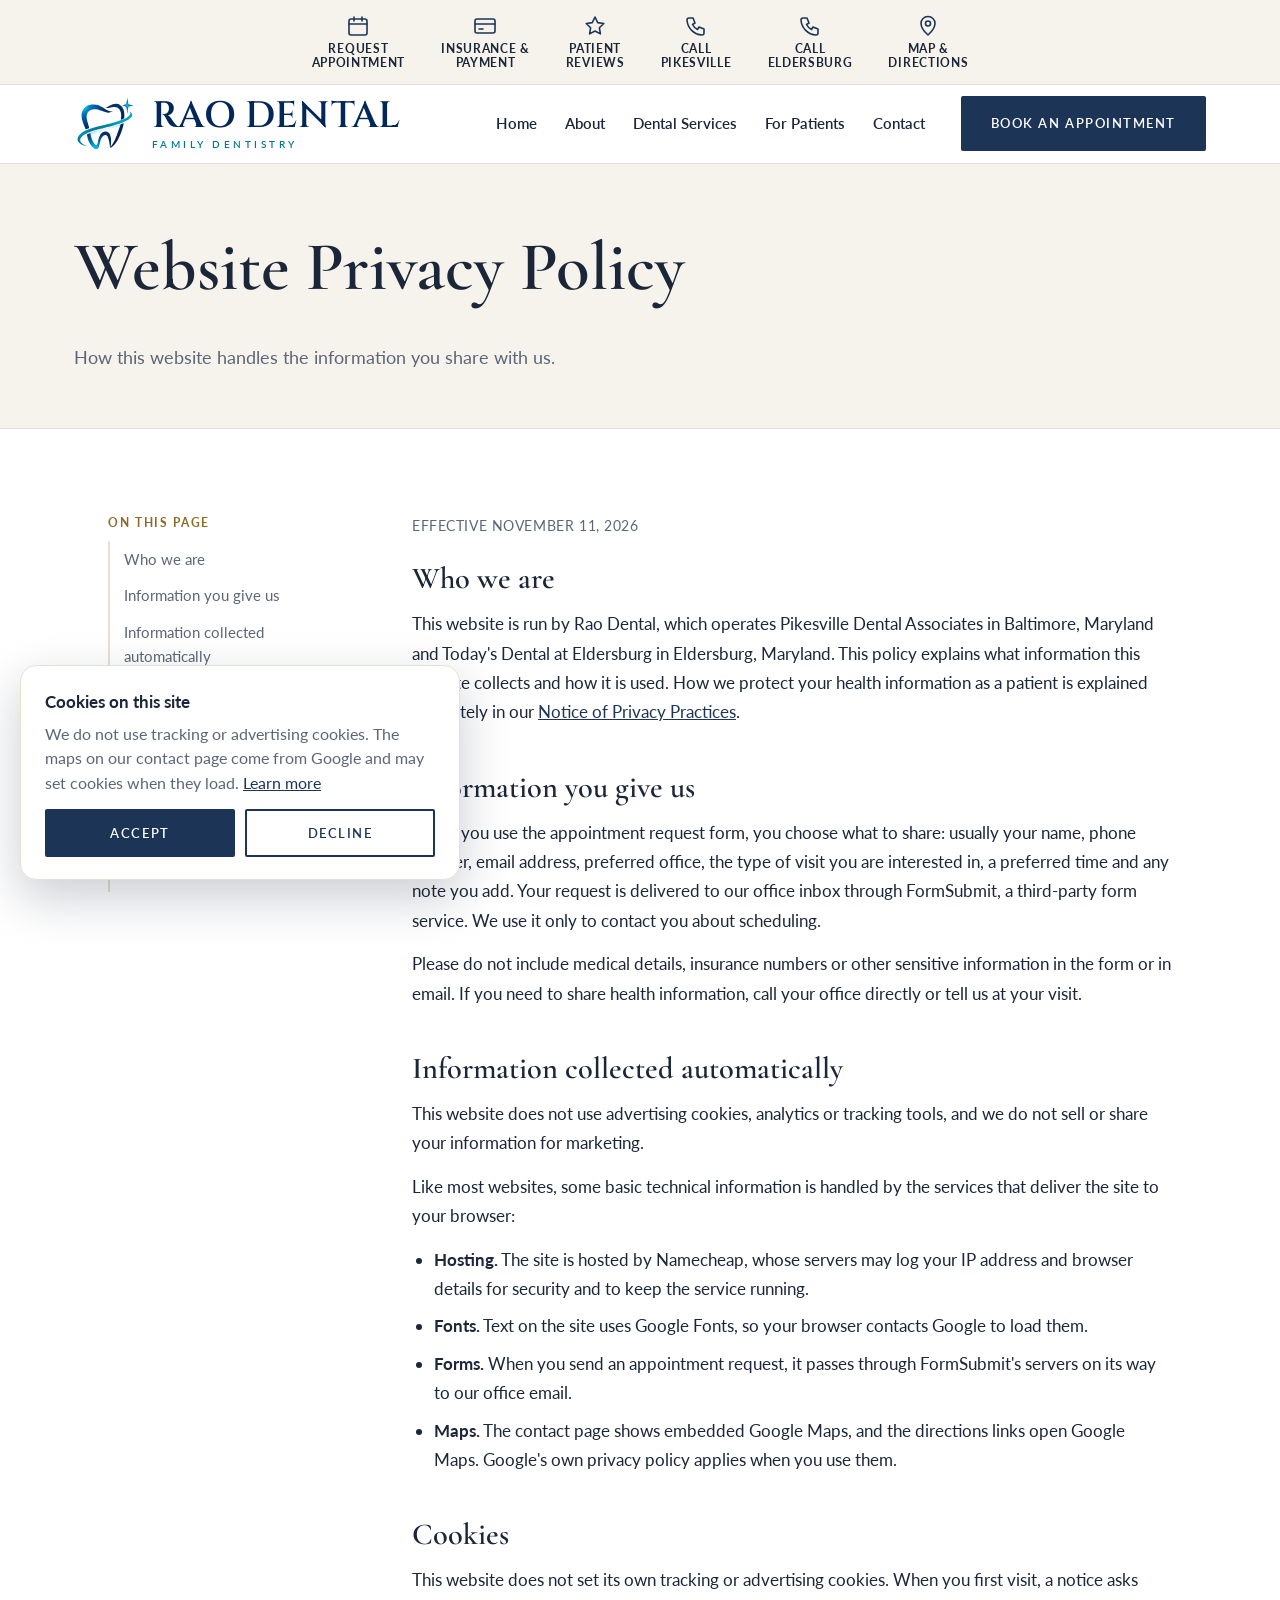
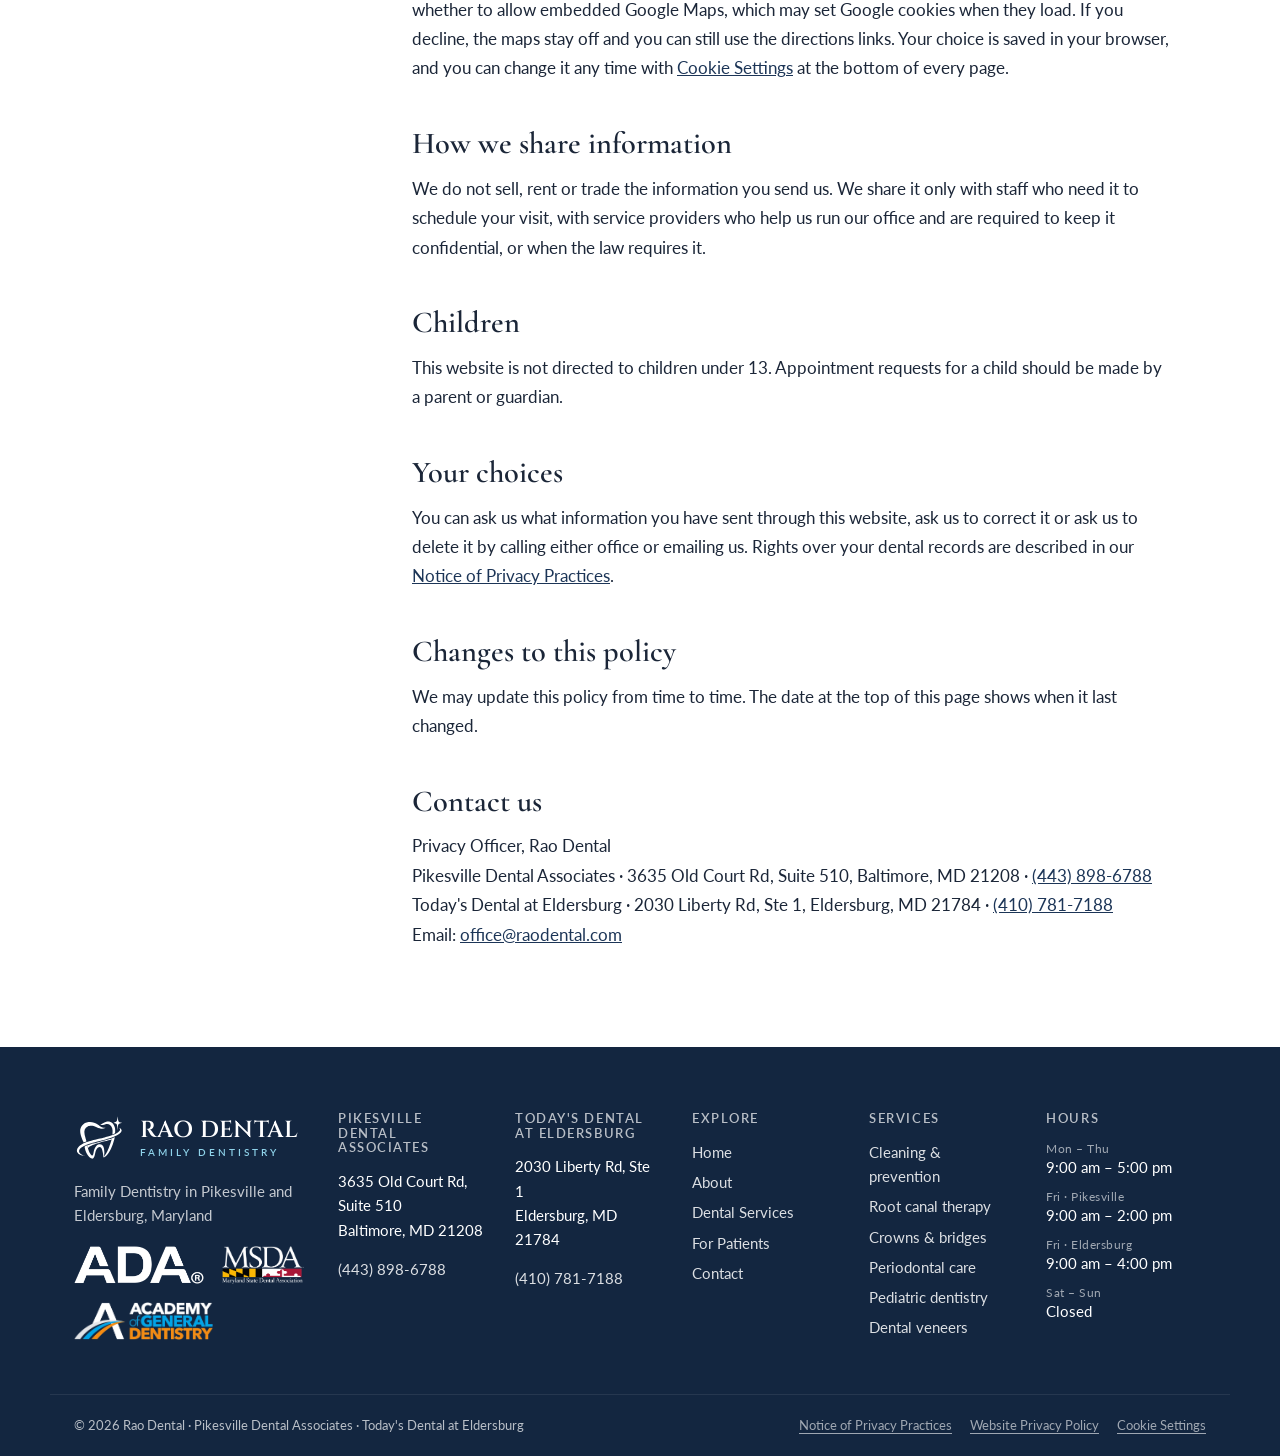
<file: privacy.html>
<!doctype html><html lang="en"><head><meta charset="utf-8"><meta name="viewport" content="width=device-width,initial-scale=1">
<title>Website Privacy Policy | Rao Dental</title><meta name="description" content="How the Rao Dental website handles the information you share with us, including cookies and appointment requests."><meta property="og:type" content="website"><meta property="og:site_name" content="Rao Dental"><meta property="og:title" content="Website Privacy Policy | Rao Dental"><meta property="og:description" content="How the Rao Dental website handles the information you share with us, including cookies and appointment requests."><meta property="og:url" content="https://raodental.com/privacy.html"><meta property="og:image" content="https://raodental.com/img/og-share.jpg"><meta property="og:image:width" content="1200"><meta property="og:image:height" content="630"><meta property="og:image:alt" content="Rao Dental, family dentistry in Pikesville and Eldersburg, Maryland"><meta name="twitter:card" content="summary_large_image"><link rel="canonical" href="https://raodental.com/privacy.html">
<link rel="icon" type="image/svg+xml" href="img/rao-dental-favicon.svg?v=24ac31e0"><link rel="icon" type="image/png" sizes="32x32" href="img/rao-dental-favicon-32.png?v=24ac31e0"><link rel="apple-touch-icon" href="img/rao-dental-apple-touch.png"><link rel="preconnect" href="https://fonts.googleapis.com"><link rel="preconnect" href="https://fonts.gstatic.com" crossorigin>
<link href="https://fonts.googleapis.com/css2?family=Cormorant+Garamond:wght@500;600;700&family=Cinzel:wght@600&family=Lato:wght@400;700&display=swap" rel="stylesheet"><link rel="stylesheet" href="css/site.css?v=e79960fa"></head>
<body class="style-1"><a class="skip" href="#main">Skip to content</a><div class="util icons"><div class="wrap"><a href="contact.html#appointment"><svg class="ic" viewBox="0 0 24 24" fill="none" stroke="currentColor" stroke-width="1.6" stroke-linecap="round" stroke-linejoin="round" aria-hidden="true"><rect x="3" y="5" width="18" height="16" rx="2"/><path d="M3 10h18M8 3v4M16 3v4"/></svg><span>Request<br>Appointment</span></a><a href="patients.html#insurance"><svg class="ic" viewBox="0 0 24 24" fill="none" stroke="currentColor" stroke-width="1.6" stroke-linecap="round" stroke-linejoin="round" aria-hidden="true"><rect x="2" y="5" width="20" height="14" rx="2"/><path d="M2 10h20M6 15h4"/></svg><span>Insurance &amp;<br>Payment</span></a><a href="index.html#reviews"><svg class="ic" viewBox="0 0 24 24" fill="none" stroke="currentColor" stroke-width="1.6" stroke-linecap="round" stroke-linejoin="round" aria-hidden="true"><path d="M12 3l2.7 5.6 6.1.9-4.4 4.3 1 6.1L12 17l-5.4 2.9 1-6.1L3.2 9.5l6.1-.9L12 3z"/></svg><span>Patient<br>Reviews</span></a><a href="tel:+14438986788"><svg class="ic" viewBox="0 0 24 24" fill="none" stroke="currentColor" stroke-width="1.6" stroke-linecap="round" stroke-linejoin="round" aria-hidden="true"><path d="M5 4h4l2 5-2.5 1.5a11 11 0 0 0 5 5L15 13l5 2v4a2 2 0 0 1-2 2A16 16 0 0 1 3 6a2 2 0 0 1 2-2z"/></svg><span>Call<br>Pikesville</span></a><a href="tel:+14107817188"><svg class="ic" viewBox="0 0 24 24" fill="none" stroke="currentColor" stroke-width="1.6" stroke-linecap="round" stroke-linejoin="round" aria-hidden="true"><path d="M5 4h4l2 5-2.5 1.5a11 11 0 0 0 5 5L15 13l5 2v4a2 2 0 0 1-2 2A16 16 0 0 1 3 6a2 2 0 0 1 2-2z"/></svg><span>Call<br>Eldersburg</span></a><a href="contact.html#location"><svg class="ic" viewBox="0 0 24 24" fill="none" stroke="currentColor" stroke-width="1.6" stroke-linecap="round" stroke-linejoin="round" aria-hidden="true"><path d="M12 21s-7-6.2-7-11.5a7 7 0 0 1 14 0C19 14.8 12 21 12 21z"/><circle cx="12" cy="9.5" r="2.5"/></svg><span>Map &amp;<br>Directions</span></a></div></div><header class="site-header"><div class="wrap hdr"><a class="logo logo-emb" href="index.html" aria-label="Rao Dental, Family Dentistry home"><span class="emb"><img src="img/rao-dental-emblem.svg" alt="" width="56" height="56"></span><span class="emb-text"><span class="emb-name">RAO DENTAL</span><small>Family Dentistry</small></span></a><button type="button" class="burger" aria-label="Menu" aria-expanded="false" aria-controls="site-nav"><svg class="ic" viewBox="0 0 24 24" fill="none" stroke="currentColor" stroke-width="1.6" stroke-linecap="round" stroke-linejoin="round" aria-hidden="true"><path d="M4 7h16M4 12h16M4 17h16"/></svg></button><nav id="site-nav" aria-label="Main"><ul class="nav"><li><a href="index.html">Home</a></li><li class="has-sub"><a href="about.html">About</a><ul class="sub"><li><a href="about.html#practice">About Our Practice</a></li><li><a href="about.html#team">Meet Our Team</a></li><li><a href="about.html#office">Our Office</a></li><li><a href="about.html#faq">FAQs</a></li><li><a href="about.html#philosophy">Our Philosophy</a></li></ul></li><li class="has-sub"><a href="services.html">Dental Services</a><ul class="sub"><li><a href="services.html#cleaning">Cleaning &amp; prevention</a></li><li><a href="services.html#root-canal">Root canal therapy</a></li><li><a href="services.html#crowns">Crowns &amp; bridges</a></li><li><a href="services.html#periodontal">Periodontal care</a></li><li><a href="services.html#pediatric">Pediatric dentistry</a></li><li><a href="services.html#veneers">Dental veneers</a></li><li><a href="services.html#whitening">Teeth whitening</a></li><li><a href="services.html#implants">Implant restoration</a></li><li><a href="services.html#invisalign">Invisalign</a></li><li><a href="services.html#botox">Botox</a></li></ul></li><li class="has-sub"><a href="patients.html">For Patients</a><ul class="sub"><li><a href="patients.html#new-patients">New Patient Information</a></li><li><a href="patients.html#first-visit">Your First Visit</a></li><li><a href="patients.html#forms">Patient Forms</a></li><li><a href="patients.html#insurance">Insurance &amp; Financing</a></li><li><a href="patients.html#payment">Payment Options</a></li><li><a href="patients.html#post-op">Post-Operative Instructions</a></li></ul></li><li class="has-sub"><a href="contact.html">Contact</a><ul class="sub"><li><a href="contact.html#info">Contact Information</a></li><li><a href="contact.html#hours">Office Hours</a></li><li><a href="contact.html#location">Location &amp; Directions</a></li><li><a href="contact.html#appointment">Request an Appointment</a></li></ul></li></ul></nav><div class="hdr-cta"><a class="btn btn-primary" href="contact.html#appointment">Book an Appointment</a></div></div></header><main id="main"><section class="phero"><div class="wrap"><h1>Website Privacy Policy</h1><p>How this website handles the information you share with us.</p></div></section><section class="sec"><div class="wrap legal-wrap"><aside class="legal-toc" aria-label="On this page"><p class="eyebrow">On this page</p><ol><li><a href="#who-we-are">Who we are</a></li><li><a href="#information-you-give-us">Information you give us</a></li><li><a href="#information-collected-automatically">Information collected automatically</a></li><li><a href="#cookies">Cookies</a></li><li><a href="#how-we-share-information">How we share information</a></li><li><a href="#children">Children</a></li><li><a href="#your-choices">Your choices</a></li><li><a href="#changes-to-this-policy">Changes to this policy</a></li><li><a href="#contact-us">Contact us</a></li></ol></aside><article class="legal"><p class="legal-date">Effective November 11, 2026</p><section id="who-we-are"><h2>Who we are</h2><p>This website is run by Rao Dental, which operates Pikesville Dental Associates in Baltimore, Maryland and Today's Dental at Eldersburg in Eldersburg, Maryland. This policy explains what information this website collects and how it is used. How we protect your health information as a patient is explained separately in our <a href="privacy-practices.html">Notice of Privacy Practices</a>.</p></section><section id="information-you-give-us"><h2>Information you give us</h2><p>When you use the appointment request form, you choose what to share: usually your name, phone number, email address, preferred office, the type of visit you are interested in, a preferred time and any note you add. Your request is delivered to our office inbox through FormSubmit, a third-party form service. We use it only to contact you about scheduling.</p><p>Please do not include medical details, insurance numbers or other sensitive information in the form or in email. If you need to share health information, call your office directly or tell us at your visit.</p></section><section id="information-collected-automatically"><h2>Information collected automatically</h2><p>This website does not use advertising cookies, analytics or tracking tools, and we do not sell or share your information for marketing.</p><p>Like most websites, some basic technical information is handled by the services that deliver the site to your browser:</p><ul><li><strong>Hosting.</strong> The site is hosted by Namecheap, whose servers may log your IP address and browser details for security and to keep the service running.</li><li><strong>Fonts.</strong> Text on the site uses Google Fonts, so your browser contacts Google to load them.</li><li><strong>Forms.</strong> When you send an appointment request, it passes through FormSubmit's servers on its way to our office email.</li><li><strong>Maps.</strong> The contact page shows embedded Google Maps, and the directions links open Google Maps. Google's own privacy policy applies when you use them.</li></ul></section><section id="cookies"><h2>Cookies</h2><p>This website does not set its own tracking or advertising cookies. When you first visit, a notice asks whether to allow embedded Google Maps, which may set Google cookies when they load. If you decline, the maps stay off and you can still use the directions links. Your choice is saved in your browser, and you can change it any time with <a href="privacy.html#cookies" data-cookie-settings>Cookie Settings</a> at the bottom of every page.</p></section><section id="how-we-share-information"><h2>How we share information</h2><p>We do not sell, rent or trade the information you send us. We share it only with staff who need it to schedule your visit, with service providers who help us run our office and are required to keep it confidential, or when the law requires it.</p></section><section id="children"><h2>Children</h2><p>This website is not directed to children under 13. Appointment requests for a child should be made by a parent or guardian.</p></section><section id="your-choices"><h2>Your choices</h2><p>You can ask us what information you have sent through this website, ask us to correct it or ask us to delete it by calling either office or emailing us. Rights over your dental records are described in our <a href="privacy-practices.html">Notice of Privacy Practices</a>.</p></section><section id="changes-to-this-policy"><h2>Changes to this policy</h2><p>We may update this policy from time to time. The date at the top of this page shows when it last changed.</p></section><section id="contact-us"><h2>Contact us</h2><p>Privacy Officer, Rao Dental<br>Pikesville Dental Associates · 3635 Old Court Rd, Suite 510, Baltimore, MD 21208 · <a href="tel:+14438986788">(443) 898-6788</a><br>Today's Dental at Eldersburg · 2030 Liberty Rd, Ste 1, Eldersburg, MD 21784 · <a href="tel:+14107817188">(410) 781-7188</a><br>Email: <a href="mailto:office@raodental.com">office@raodental.com</a></p></section></article></div></section></main><footer class="site-footer"><div class="wrap fgrid"><div class="fbrand"><a class="logo logo-emb" href="index.html" aria-label="Rao Dental, Family Dentistry home"><span class="emb"><img src="img/rao-dental-emblem.svg" alt="" width="56" height="56"></span><span class="emb-text"><span class="emb-name">RAO DENTAL</span><small>Family Dentistry</small></span></a><p>Family Dentistry in Pikesville and Eldersburg, Maryland</p><div class="badges"><img src="img/assoc-ada-white.png" alt="ADA member" loading="lazy"><img src="img/assoc-msda-white.png" alt="MSDA member" loading="lazy"><img src="img/assoc-agd-white.png" alt="AGD member" loading="lazy"></div></div><div><h4>Pikesville Dental Associates</h4><p>3635 Old Court Rd, Suite 510<br>Baltimore, MD 21208</p><p><a href="tel:+14438986788">(443) 898-6788</a></p></div><div><h4>Today&#x27;s Dental at Eldersburg</h4><p>2030 Liberty Rd, Ste 1<br>Eldersburg, MD 21784</p><p><a href="tel:+14107817188">(410) 781-7188</a></p></div><div><h4>Explore</h4><ul><li><a href="index.html">Home</a></li><li><a href="about.html">About</a></li><li><a href="services.html">Dental Services</a></li><li><a href="patients.html">For Patients</a></li><li><a href="contact.html">Contact</a></li></ul></div><div><h4>Services</h4><ul><li><a href="services.html#cleaning">Cleaning &amp; prevention</a></li><li><a href="services.html#root-canal">Root canal therapy</a></li><li><a href="services.html#crowns">Crowns &amp; bridges</a></li><li><a href="services.html#periodontal">Periodontal care</a></li><li><a href="services.html#pediatric">Pediatric dentistry</a></li><li><a href="services.html#veneers">Dental veneers</a></li></ul></div><div><h4>Hours</h4><ul class="fh"><li><span>Mon – Thu</span> <em>9:00 am – 5:00 pm</em></li><li><span>Fri · Pikesville</span> <em>9:00 am – 2:00 pm</em></li><li><span>Fri · Eldersburg</span> <em>9:00 am – 4:00 pm</em></li><li><span>Sat – Sun</span> <em>Closed</em></li></ul></div></div><div class="wrap fbot"><span>© 2026 Rao Dental · Pikesville Dental Associates · Today's Dental at Eldersburg</span><span class="flegal"><a href="privacy-practices.html">Notice of Privacy Practices</a><a href="privacy.html">Website Privacy Policy</a><a href="privacy.html#cookies" data-cookie-settings>Cookie Settings</a></span></div></footer><script>(()=>{const h=document.querySelector('.site-header'),b=h&&h.querySelector('.burger'),n=document.getElementById('site-nav');if(!b||!n)return;const set=o=>{h.classList.toggle('open',o);b.setAttribute('aria-expanded',o?'true':'false');b.setAttribute('aria-label',o?'Close menu':'Menu')};b.addEventListener('click',()=>set(!h.classList.contains('open')));document.addEventListener('keydown',e=>{if(e.key==='Escape'&&h.classList.contains('open')){set(false);b.focus()}});n.addEventListener('click',e=>{if(e.target.closest('a'))set(false)});matchMedia('(min-width:901px)').addEventListener('change',e=>{if(e.matches)set(false)})})()</script><div class="cookie" role="region" aria-label="Cookie notice" hidden><div class="cookie-text"><strong>Cookies on this site</strong><p>We do not use tracking or advertising cookies. The maps on our contact page come from Google and may set cookies when they load. <a href="privacy.html#cookies">Learn more</a></p></div><div class="cookie-btns"><button type="button" class="btn btn-primary" data-cookie="accept">Accept</button><button type="button" class="btn btn-ghost" data-cookie="decline">Decline</button></div></div><script>(()=>{const K='rd-cookie-choice',c=document.querySelector('.cookie');let v=null;try{v=localStorage.getItem(K)}catch(e){}const load=f=>{(f?[f]:document.querySelectorAll('iframe[data-src]')).forEach(i=>{if(i.dataset.src){i.src=i.dataset.src;i.removeAttribute('data-src');const p=i.parentNode.querySelector('.map-ph');if(p)p.remove()}})};const show=()=>{c.hidden=false};if(v==='accept')load();else if(v!=='decline')show();c.addEventListener('click',e=>{const b=e.target.closest('[data-cookie]');if(!b)return;v=b.dataset.cookie;try{localStorage.setItem(K,v)}catch(e){}c.hidden=true;if(v==='accept')load()});document.addEventListener('click',e=>{const m=e.target.closest('[data-show-map]');if(m)load(m.closest('.map-wrap').querySelector('iframe'));const o=e.target.closest('[data-cookie-settings]');if(o){e.preventDefault();show();c.querySelector('button').focus()}})})()</script></body></html>
</file>
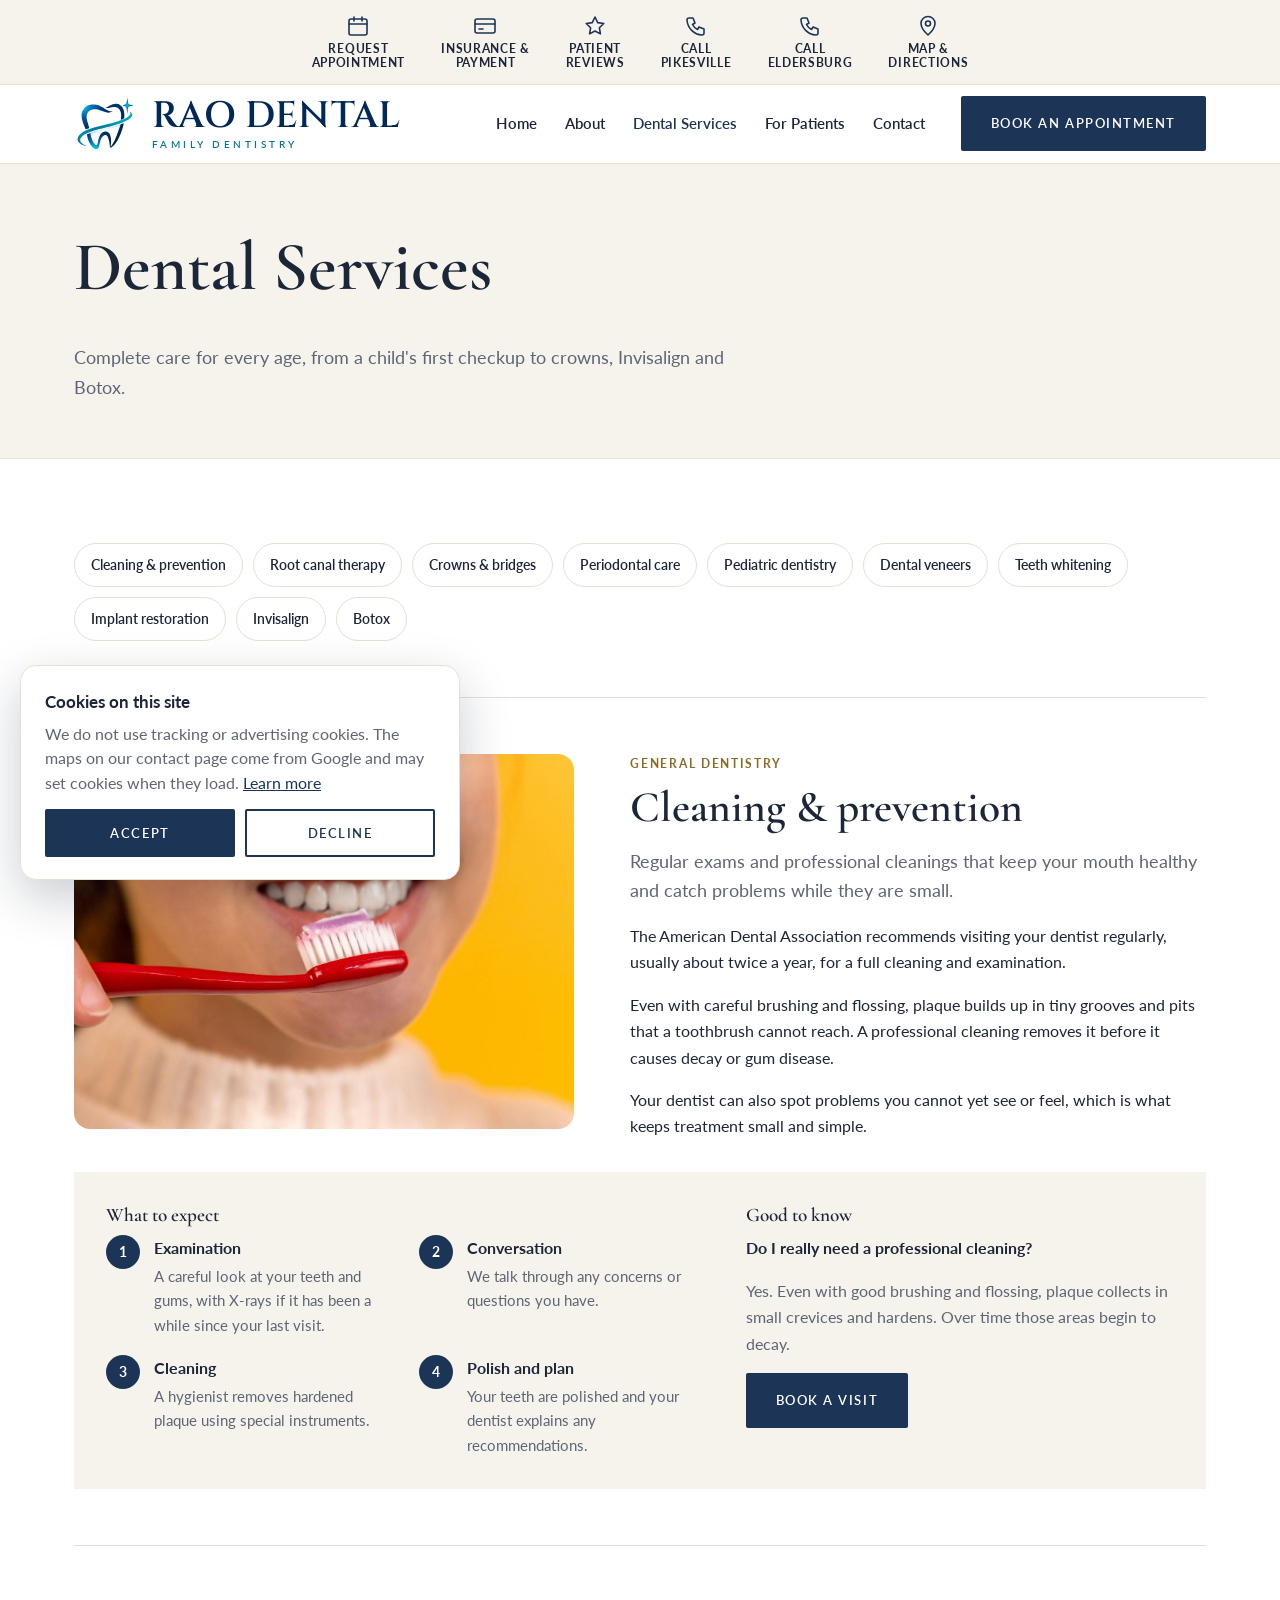
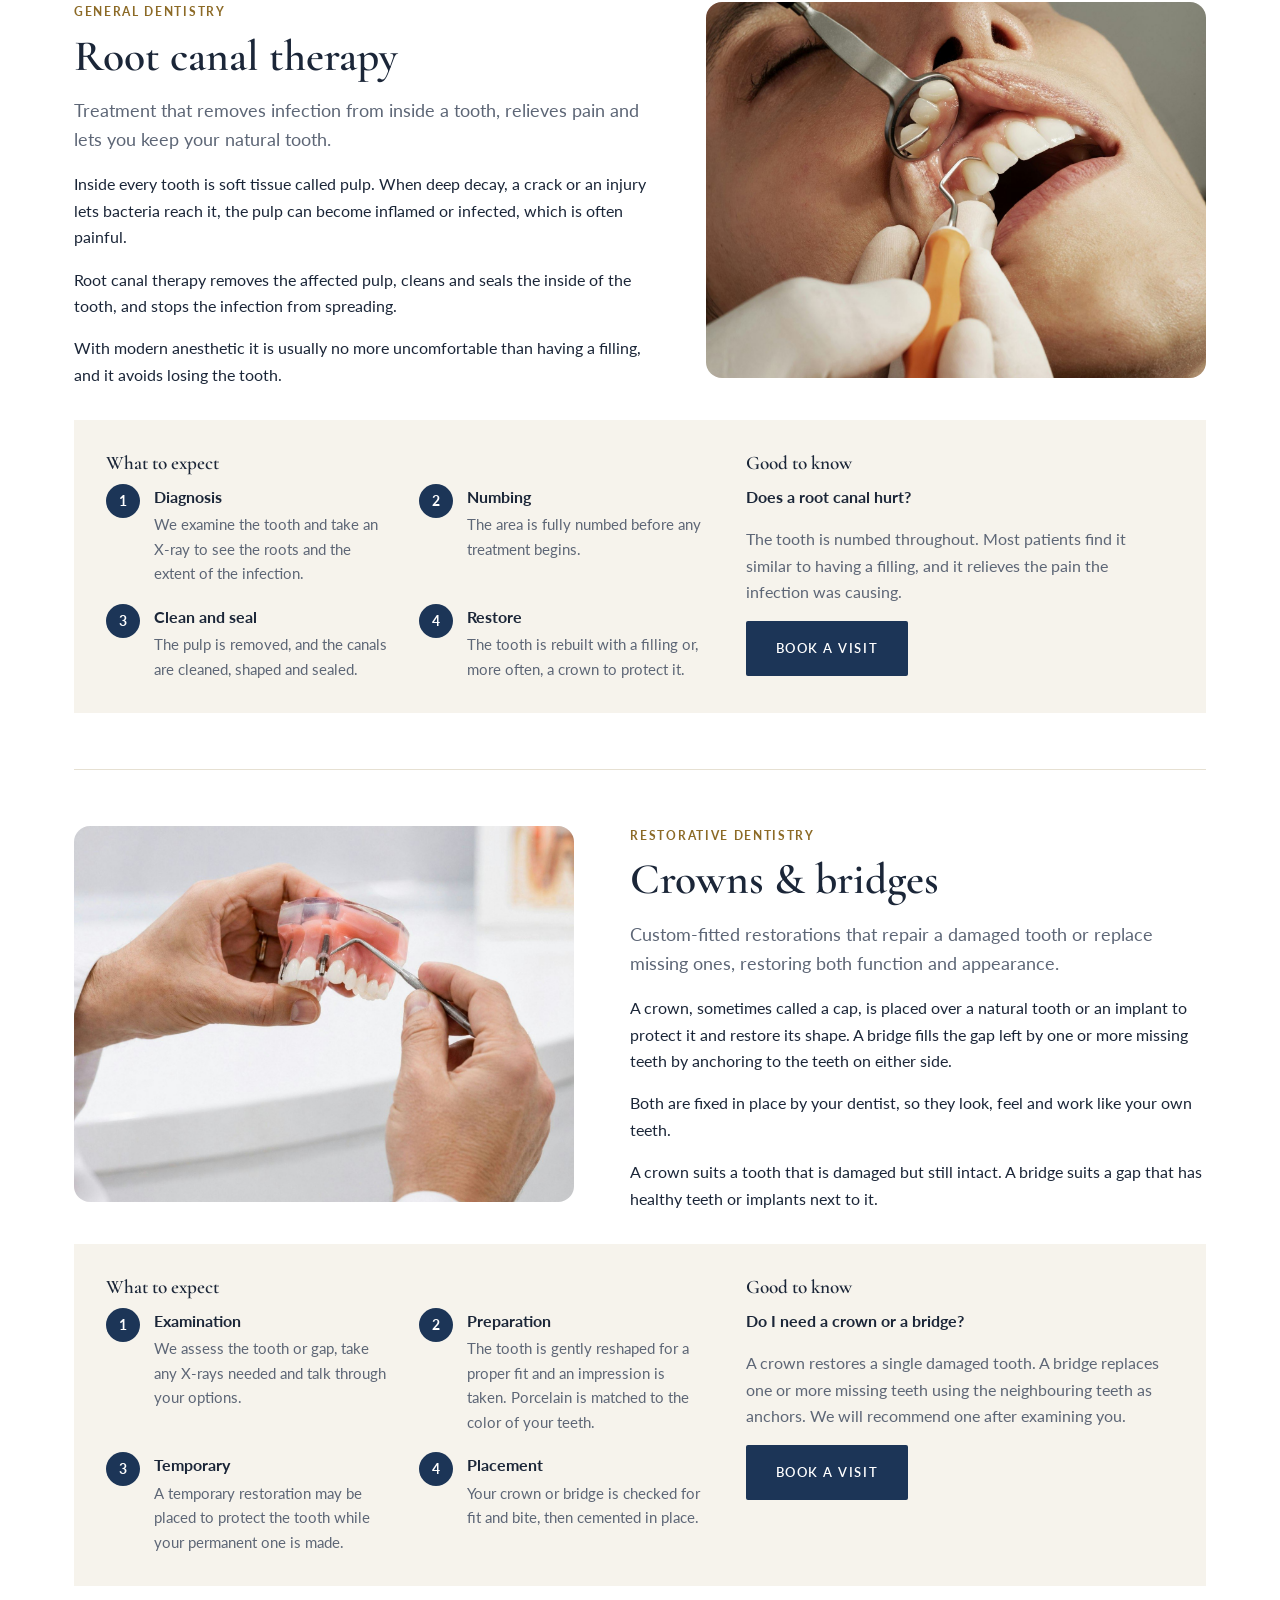
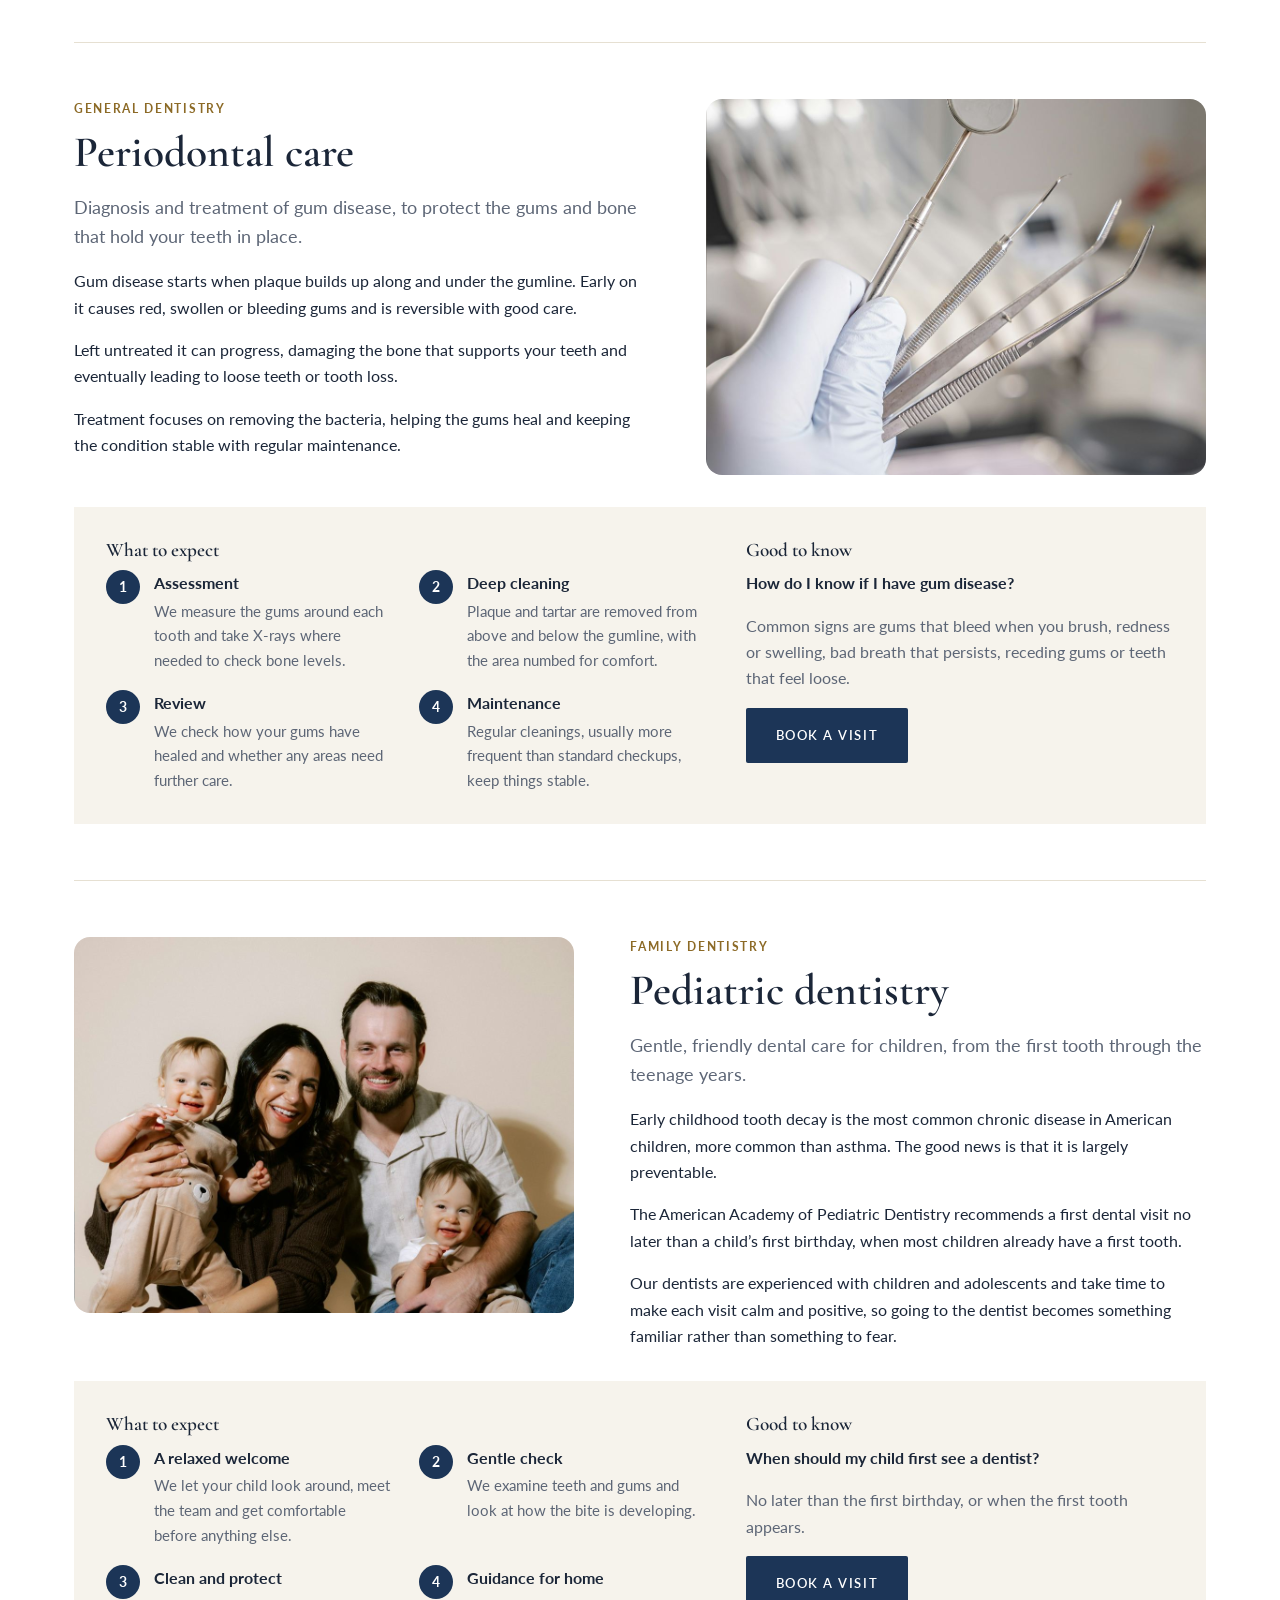
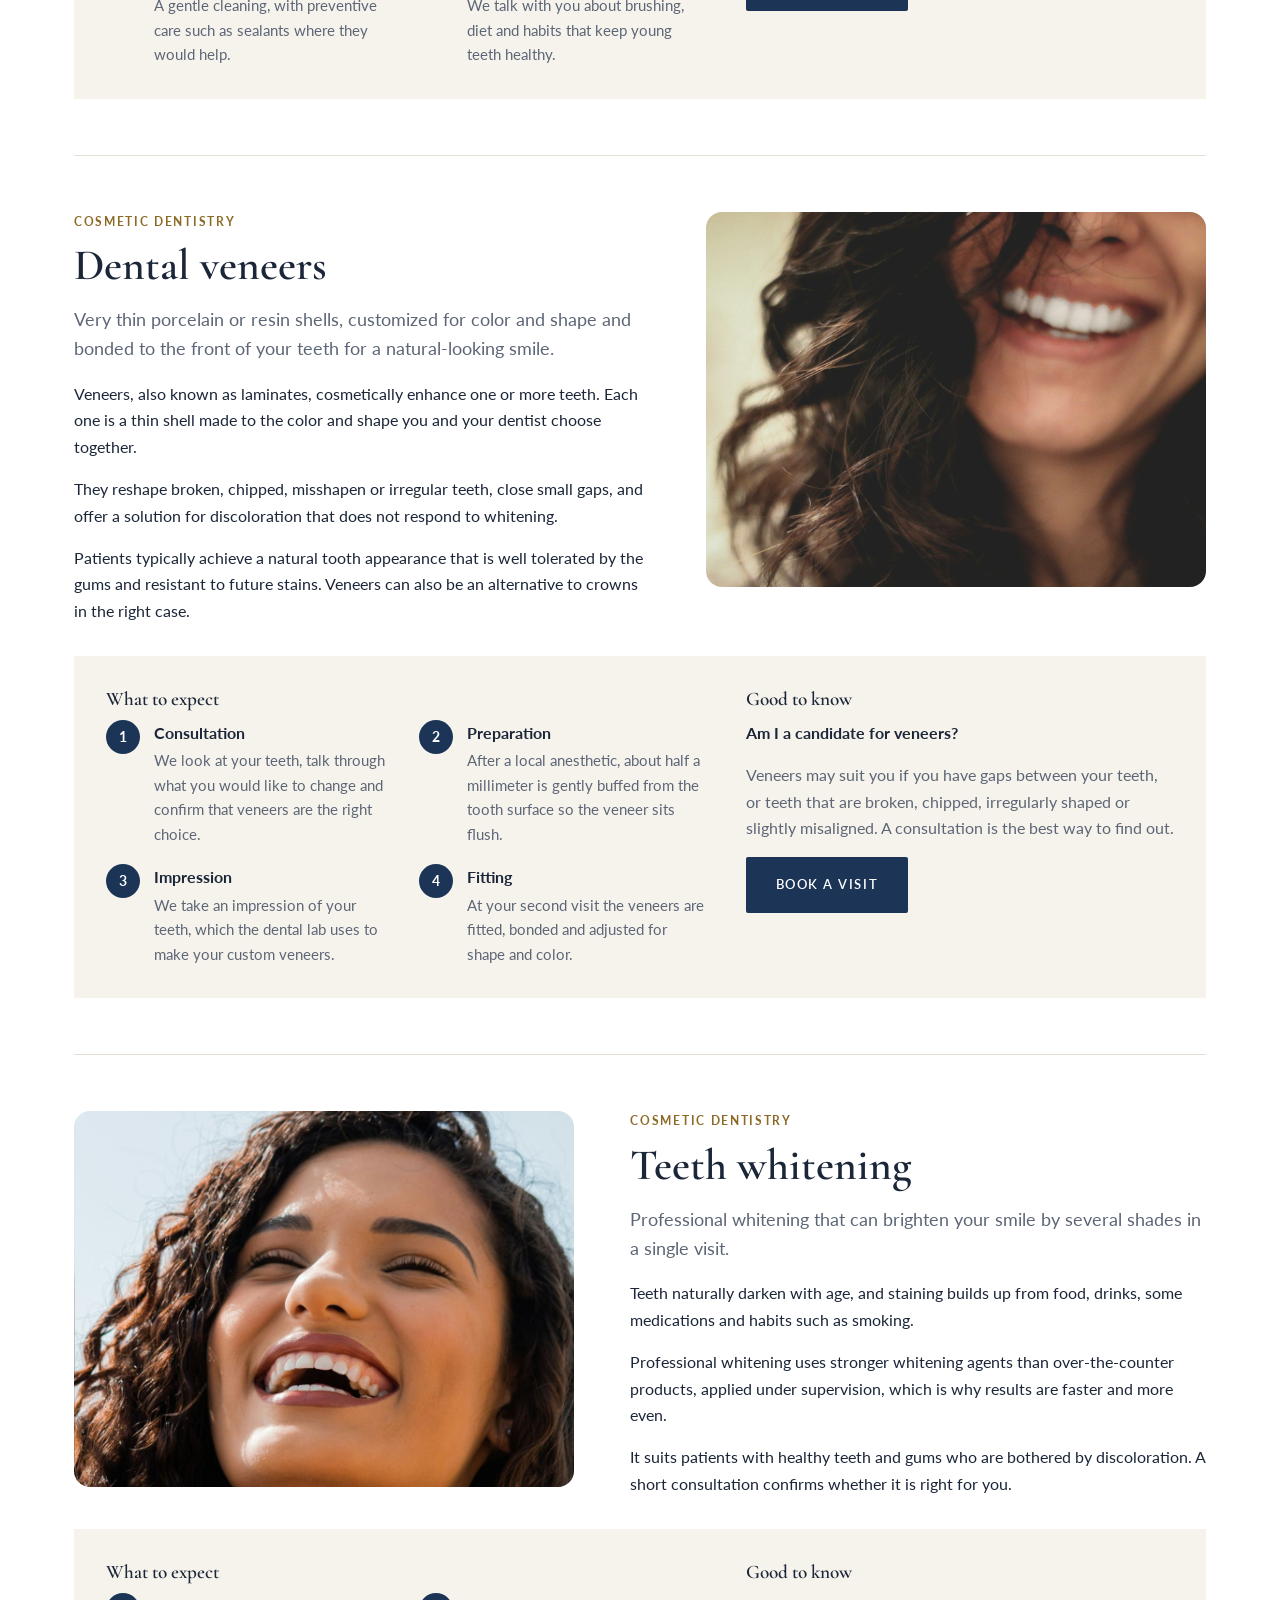
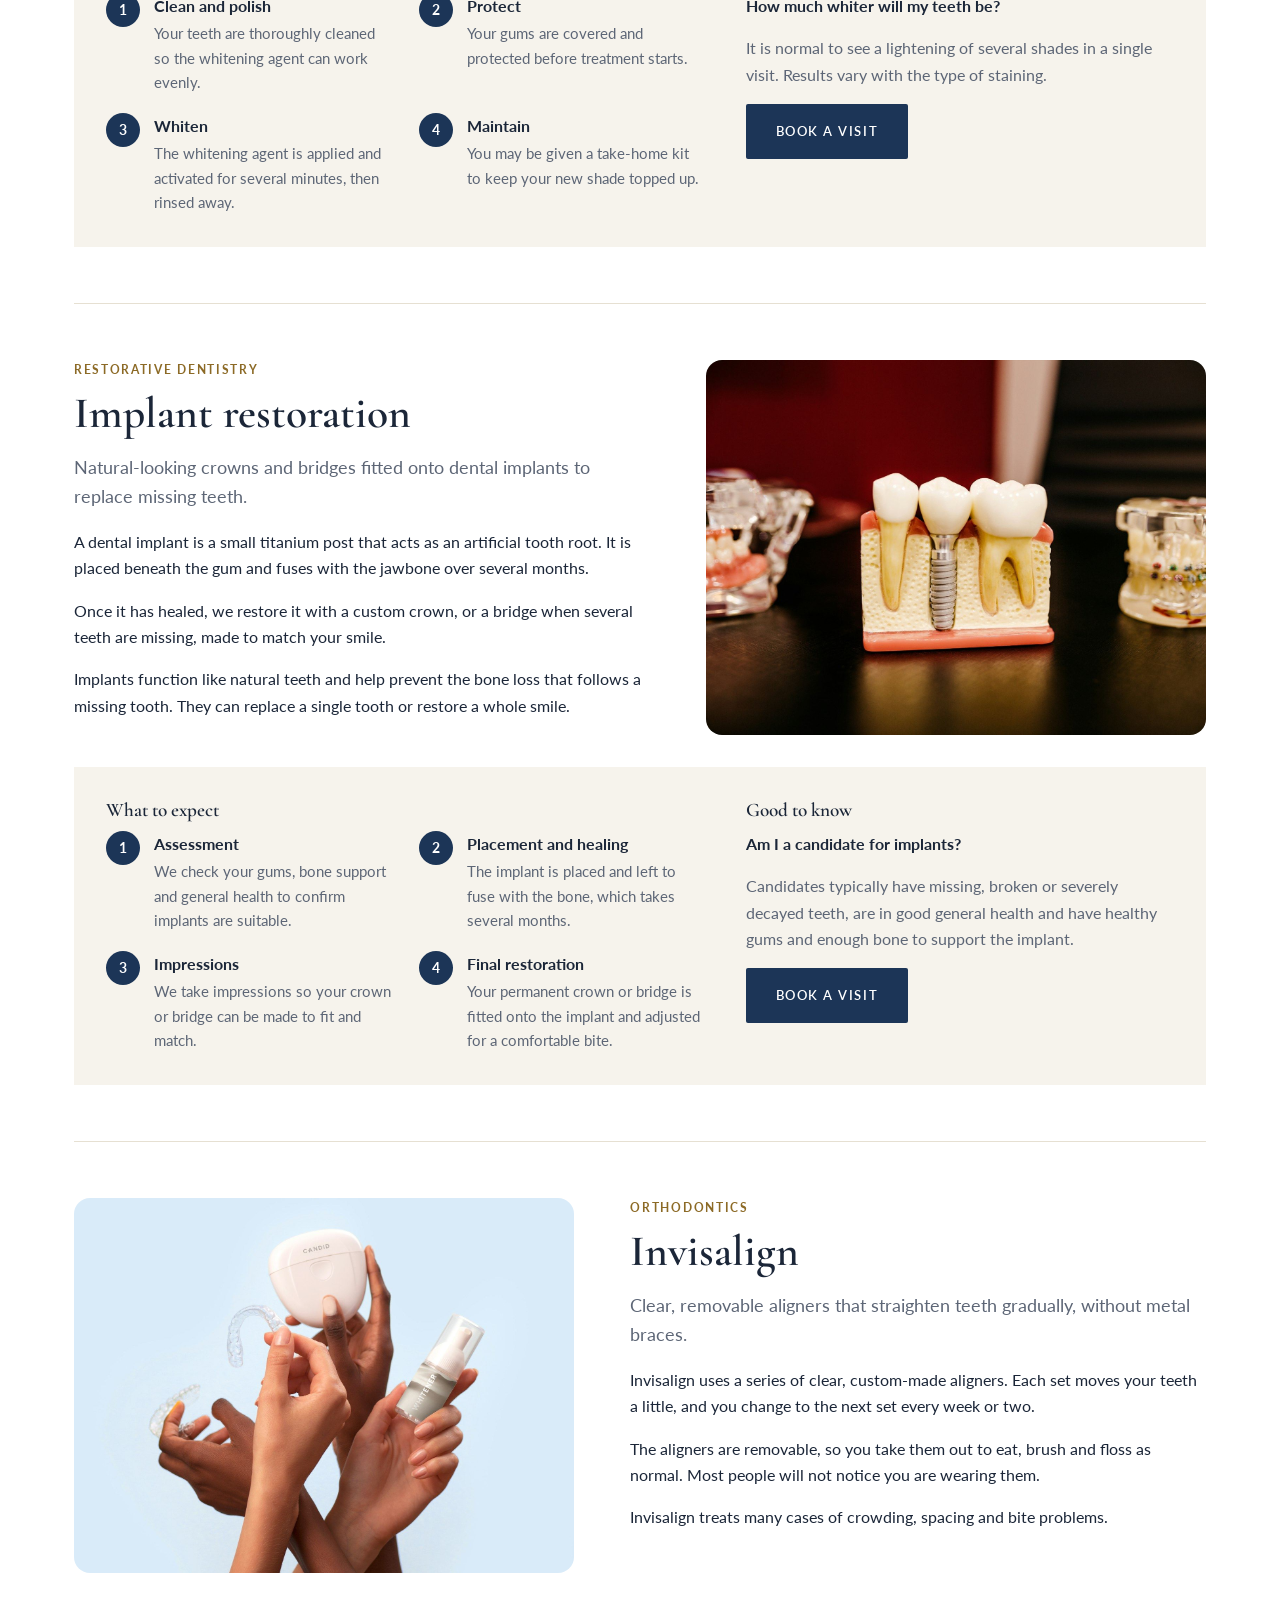
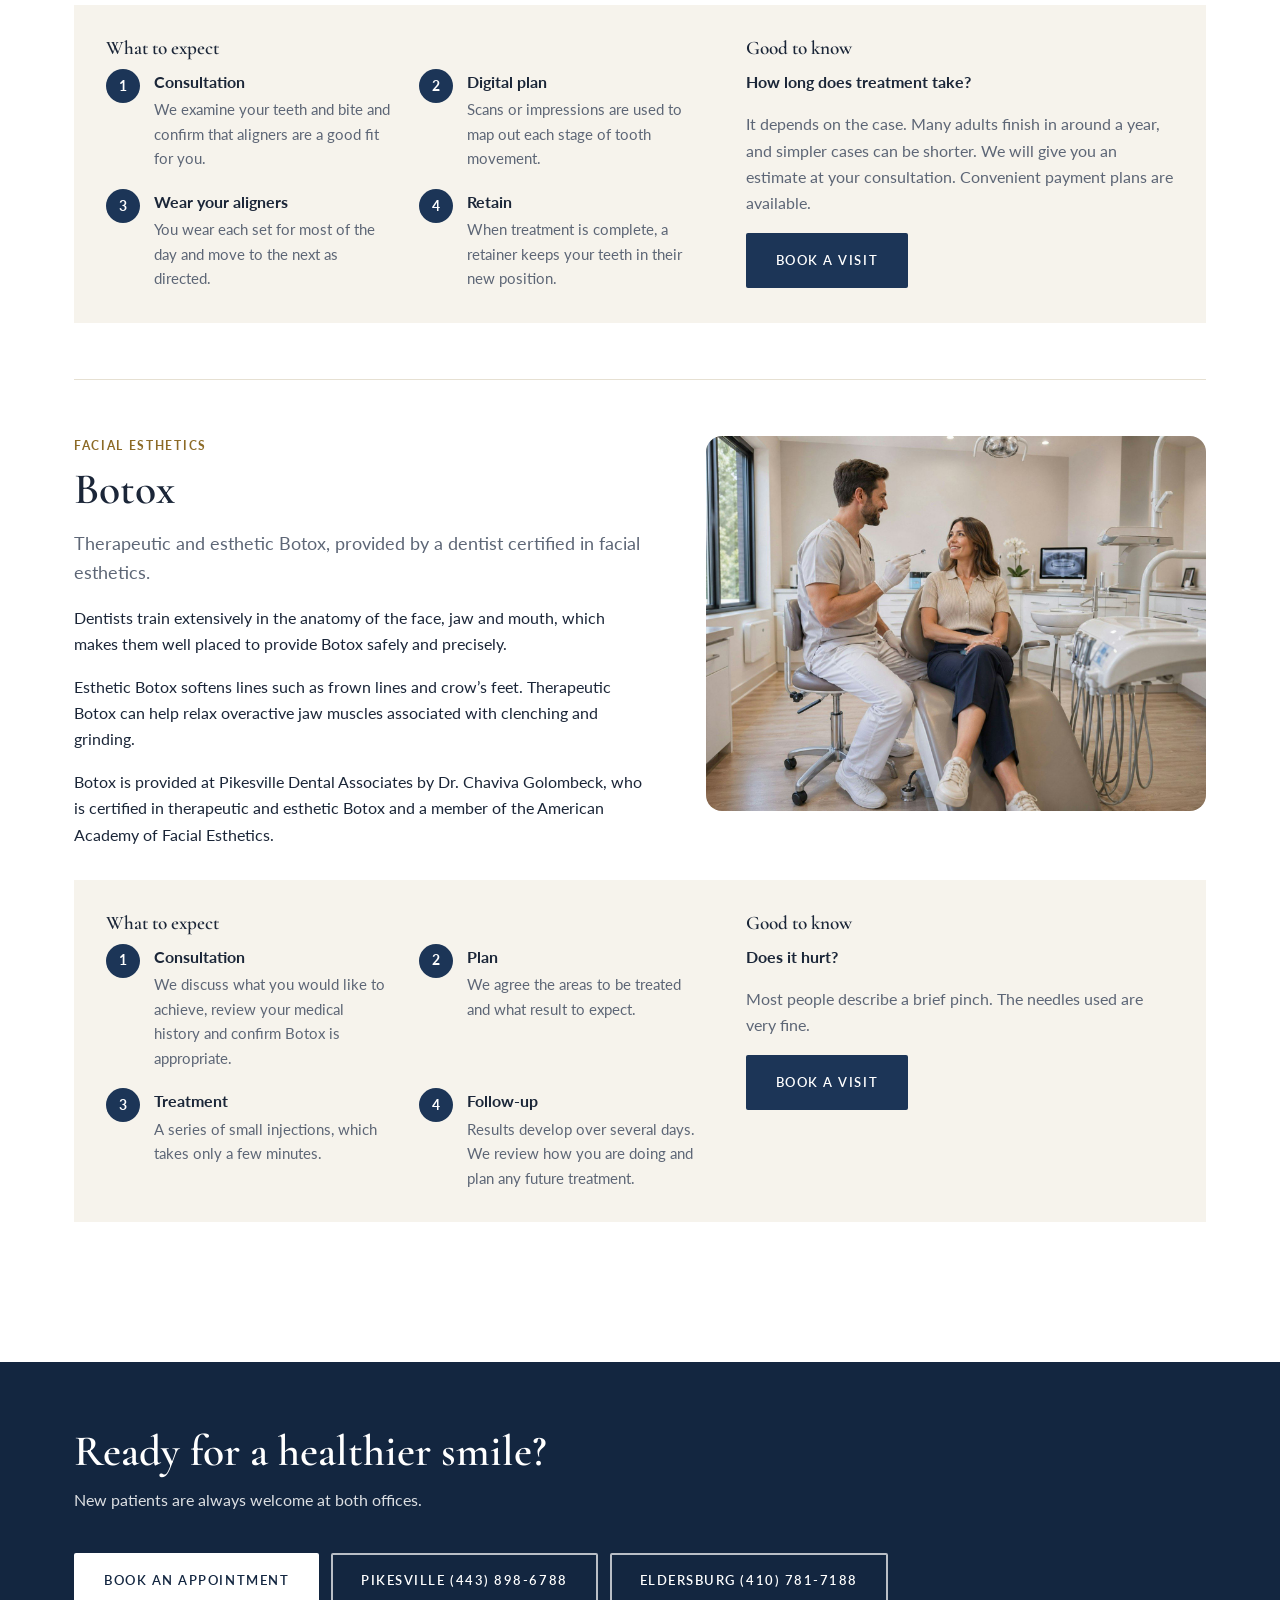
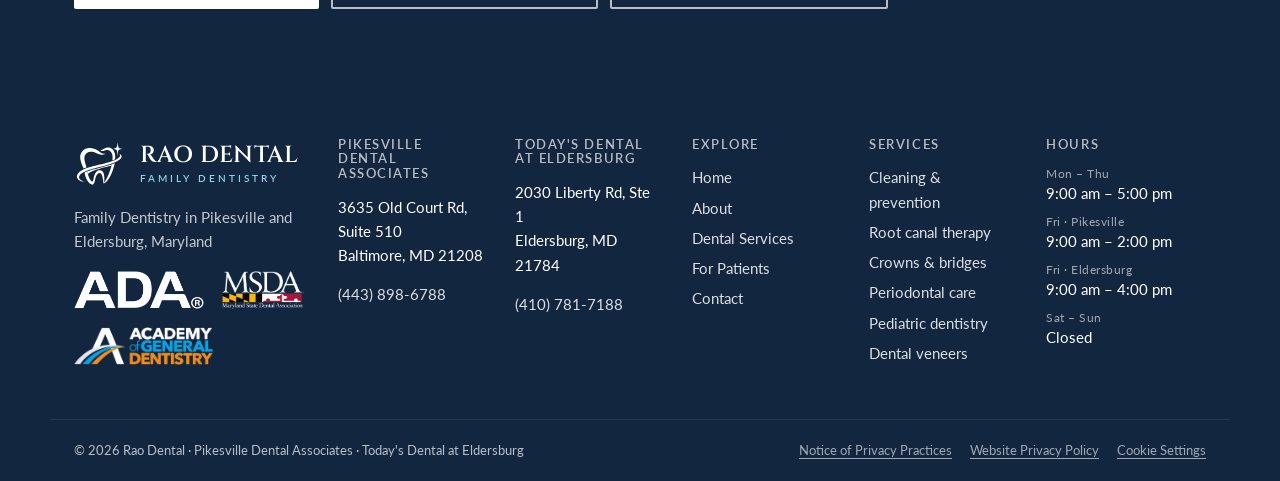
<file: services.html>
<!doctype html><html lang="en"><head><meta charset="utf-8"><meta name="viewport" content="width=device-width,initial-scale=1">
<title>Dental Services in Pikesville &amp; Eldersburg, MD | Rao Dental</title><meta name="description" content="Cleanings, root canals, crowns, implants, Invisalign, whitening, veneers, children&#x27;s and gum care at our Pikesville and Eldersburg dental offices."><meta property="og:type" content="website"><meta property="og:site_name" content="Rao Dental"><meta property="og:title" content="Dental Services in Pikesville &amp; Eldersburg, MD | Rao Dental"><meta property="og:description" content="Cleanings, root canals, crowns, implants, Invisalign, whitening, veneers, children's and gum care at our Pikesville and Eldersburg dental offices."><meta property="og:url" content="https://raodental.com/services.html"><meta property="og:image" content="https://raodental.com/img/og-share.jpg"><meta property="og:image:width" content="1200"><meta property="og:image:height" content="630"><meta property="og:image:alt" content="Rao Dental, family dentistry in Pikesville and Eldersburg, Maryland"><meta name="twitter:card" content="summary_large_image"><link rel="canonical" href="https://raodental.com/services.html">
<link rel="icon" type="image/svg+xml" href="img/rao-dental-favicon.svg?v=24ac31e0"><link rel="icon" type="image/png" sizes="32x32" href="img/rao-dental-favicon-32.png?v=24ac31e0"><link rel="apple-touch-icon" href="img/rao-dental-apple-touch.png"><link rel="preconnect" href="https://fonts.googleapis.com"><link rel="preconnect" href="https://fonts.gstatic.com" crossorigin>
<link href="https://fonts.googleapis.com/css2?family=Cormorant+Garamond:wght@500;600;700&family=Cinzel:wght@600&family=Lato:wght@400;700&display=swap" rel="stylesheet"><link rel="stylesheet" href="css/site.css?v=e79960fa"></head>
<body class="style-1"><a class="skip" href="#main">Skip to content</a><div class="util icons"><div class="wrap"><a href="contact.html#appointment"><svg class="ic" viewBox="0 0 24 24" fill="none" stroke="currentColor" stroke-width="1.6" stroke-linecap="round" stroke-linejoin="round" aria-hidden="true"><rect x="3" y="5" width="18" height="16" rx="2"/><path d="M3 10h18M8 3v4M16 3v4"/></svg><span>Request<br>Appointment</span></a><a href="patients.html#insurance"><svg class="ic" viewBox="0 0 24 24" fill="none" stroke="currentColor" stroke-width="1.6" stroke-linecap="round" stroke-linejoin="round" aria-hidden="true"><rect x="2" y="5" width="20" height="14" rx="2"/><path d="M2 10h20M6 15h4"/></svg><span>Insurance &amp;<br>Payment</span></a><a href="index.html#reviews"><svg class="ic" viewBox="0 0 24 24" fill="none" stroke="currentColor" stroke-width="1.6" stroke-linecap="round" stroke-linejoin="round" aria-hidden="true"><path d="M12 3l2.7 5.6 6.1.9-4.4 4.3 1 6.1L12 17l-5.4 2.9 1-6.1L3.2 9.5l6.1-.9L12 3z"/></svg><span>Patient<br>Reviews</span></a><a href="tel:+14438986788"><svg class="ic" viewBox="0 0 24 24" fill="none" stroke="currentColor" stroke-width="1.6" stroke-linecap="round" stroke-linejoin="round" aria-hidden="true"><path d="M5 4h4l2 5-2.5 1.5a11 11 0 0 0 5 5L15 13l5 2v4a2 2 0 0 1-2 2A16 16 0 0 1 3 6a2 2 0 0 1 2-2z"/></svg><span>Call<br>Pikesville</span></a><a href="tel:+14107817188"><svg class="ic" viewBox="0 0 24 24" fill="none" stroke="currentColor" stroke-width="1.6" stroke-linecap="round" stroke-linejoin="round" aria-hidden="true"><path d="M5 4h4l2 5-2.5 1.5a11 11 0 0 0 5 5L15 13l5 2v4a2 2 0 0 1-2 2A16 16 0 0 1 3 6a2 2 0 0 1 2-2z"/></svg><span>Call<br>Eldersburg</span></a><a href="contact.html#location"><svg class="ic" viewBox="0 0 24 24" fill="none" stroke="currentColor" stroke-width="1.6" stroke-linecap="round" stroke-linejoin="round" aria-hidden="true"><path d="M12 21s-7-6.2-7-11.5a7 7 0 0 1 14 0C19 14.8 12 21 12 21z"/><circle cx="12" cy="9.5" r="2.5"/></svg><span>Map &amp;<br>Directions</span></a></div></div><header class="site-header"><div class="wrap hdr"><a class="logo logo-emb" href="index.html" aria-label="Rao Dental, Family Dentistry home"><span class="emb"><img src="img/rao-dental-emblem.svg" alt="" width="56" height="56"></span><span class="emb-text"><span class="emb-name">RAO DENTAL</span><small>Family Dentistry</small></span></a><button type="button" class="burger" aria-label="Menu" aria-expanded="false" aria-controls="site-nav"><svg class="ic" viewBox="0 0 24 24" fill="none" stroke="currentColor" stroke-width="1.6" stroke-linecap="round" stroke-linejoin="round" aria-hidden="true"><path d="M4 7h16M4 12h16M4 17h16"/></svg></button><nav id="site-nav" aria-label="Main"><ul class="nav"><li><a href="index.html">Home</a></li><li class="has-sub"><a href="about.html">About</a><ul class="sub"><li><a href="about.html#practice">About Our Practice</a></li><li><a href="about.html#team">Meet Our Team</a></li><li><a href="about.html#office">Our Office</a></li><li><a href="about.html#faq">FAQs</a></li><li><a href="about.html#philosophy">Our Philosophy</a></li></ul></li><li class="has-sub"><a href="services.html" aria-current="page">Dental Services</a><ul class="sub"><li><a href="services.html#cleaning">Cleaning &amp; prevention</a></li><li><a href="services.html#root-canal">Root canal therapy</a></li><li><a href="services.html#crowns">Crowns &amp; bridges</a></li><li><a href="services.html#periodontal">Periodontal care</a></li><li><a href="services.html#pediatric">Pediatric dentistry</a></li><li><a href="services.html#veneers">Dental veneers</a></li><li><a href="services.html#whitening">Teeth whitening</a></li><li><a href="services.html#implants">Implant restoration</a></li><li><a href="services.html#invisalign">Invisalign</a></li><li><a href="services.html#botox">Botox</a></li></ul></li><li class="has-sub"><a href="patients.html">For Patients</a><ul class="sub"><li><a href="patients.html#new-patients">New Patient Information</a></li><li><a href="patients.html#first-visit">Your First Visit</a></li><li><a href="patients.html#forms">Patient Forms</a></li><li><a href="patients.html#insurance">Insurance &amp; Financing</a></li><li><a href="patients.html#payment">Payment Options</a></li><li><a href="patients.html#post-op">Post-Operative Instructions</a></li></ul></li><li class="has-sub"><a href="contact.html">Contact</a><ul class="sub"><li><a href="contact.html#info">Contact Information</a></li><li><a href="contact.html#hours">Office Hours</a></li><li><a href="contact.html#location">Location &amp; Directions</a></li><li><a href="contact.html#appointment">Request an Appointment</a></li></ul></li></ul></nav><div class="hdr-cta"><a class="btn btn-primary" href="contact.html#appointment">Book an Appointment</a></div></div></header><main id="main"><section class="phero"><div class="wrap"><h1>Dental Services</h1><p>Complete care for every age, from a child&#x27;s first checkup to crowns, Invisalign and Botox.</p></div></section><section class="sec svc-list"><div class="wrap"><div class="jump"><a href="#cleaning">Cleaning &amp; prevention</a><a href="#root-canal">Root canal therapy</a><a href="#crowns">Crowns &amp; bridges</a><a href="#periodontal">Periodontal care</a><a href="#pediatric">Pediatric dentistry</a><a href="#veneers">Dental veneers</a><a href="#whitening">Teeth whitening</a><a href="#implants">Implant restoration</a><a href="#invisalign">Invisalign</a><a href="#botox">Botox</a></div><article class="svc-row" id="cleaning"><div class="svc-row-media" style="background-image:url(img/svc-preventive.jpg)"></div><div class="svc-row-text"><p class="eyebrow">General dentistry</p><h2>Cleaning &amp; prevention</h2><p class="lead">Regular exams and professional cleanings that keep your mouth healthy and catch problems while they are small.</p><p>The American Dental Association recommends visiting your dentist regularly, usually about twice a year, for a full cleaning and examination.</p><p>Even with careful brushing and flossing, plaque builds up in tiny grooves and pits that a toothbrush cannot reach. A professional cleaning removes it before it causes decay or gum disease.</p><p>Your dentist can also spot problems you cannot yet see or feel, which is what keeps treatment small and simple.</p></div><div class="svc-extra"><div><h3>What to expect</h3><ol class="svc-steps"><li><span class="step">1</span><div><strong>Examination</strong><p>A careful look at your teeth and gums, with X-rays if it has been a while since your last visit.</p></div></li><li><span class="step">2</span><div><strong>Conversation</strong><p>We talk through any concerns or questions you have.</p></div></li><li><span class="step">3</span><div><strong>Cleaning</strong><p>A hygienist removes hardened plaque using special instruments.</p></div></li><li><span class="step">4</span><div><strong>Polish and plan</strong><p>Your teeth are polished and your dentist explains any recommendations.</p></div></li></ol></div><div class="svc-faq"><h3>Good to know</h3><p><strong>Do I really need a professional cleaning?</strong></p><p>Yes. Even with good brushing and flossing, plaque collects in small crevices and hardens. Over time those areas begin to decay.</p><a class="btn btn-primary" href="contact.html#appointment">Book a visit</a></div></div></article><article class="svc-row rev" id="root-canal"><div class="svc-row-media" style="background-image:url(img/svc-general.jpg)"></div><div class="svc-row-text"><p class="eyebrow">General dentistry</p><h2>Root canal therapy</h2><p class="lead">Treatment that removes infection from inside a tooth, relieves pain and lets you keep your natural tooth.</p><p>Inside every tooth is soft tissue called pulp. When deep decay, a crack or an injury lets bacteria reach it, the pulp can become inflamed or infected, which is often painful.</p><p>Root canal therapy removes the affected pulp, cleans and seals the inside of the tooth, and stops the infection from spreading.</p><p>With modern anesthetic it is usually no more uncomfortable than having a filling, and it avoids losing the tooth.</p></div><div class="svc-extra"><div><h3>What to expect</h3><ol class="svc-steps"><li><span class="step">1</span><div><strong>Diagnosis</strong><p>We examine the tooth and take an X-ray to see the roots and the extent of the infection.</p></div></li><li><span class="step">2</span><div><strong>Numbing</strong><p>The area is fully numbed before any treatment begins.</p></div></li><li><span class="step">3</span><div><strong>Clean and seal</strong><p>The pulp is removed, and the canals are cleaned, shaped and sealed.</p></div></li><li><span class="step">4</span><div><strong>Restore</strong><p>The tooth is rebuilt with a filling or, more often, a crown to protect it.</p></div></li></ol></div><div class="svc-faq"><h3>Good to know</h3><p><strong>Does a root canal hurt?</strong></p><p>The tooth is numbed throughout. Most patients find it similar to having a filling, and it relieves the pain the infection was causing.</p><a class="btn btn-primary" href="contact.html#appointment">Book a visit</a></div></div></article><article class="svc-row" id="crowns"><div class="svc-row-media" style="background-image:url(img/svc-restorative.jpg)"></div><div class="svc-row-text"><p class="eyebrow">Restorative dentistry</p><h2>Crowns &amp; bridges</h2><p class="lead">Custom-fitted restorations that repair a damaged tooth or replace missing ones, restoring both function and appearance.</p><p>A crown, sometimes called a cap, is placed over a natural tooth or an implant to protect it and restore its shape. A bridge fills the gap left by one or more missing teeth by anchoring to the teeth on either side.</p><p>Both are fixed in place by your dentist, so they look, feel and work like your own teeth.</p><p>A crown suits a tooth that is damaged but still intact. A bridge suits a gap that has healthy teeth or implants next to it.</p></div><div class="svc-extra"><div><h3>What to expect</h3><ol class="svc-steps"><li><span class="step">1</span><div><strong>Examination</strong><p>We assess the tooth or gap, take any X-rays needed and talk through your options.</p></div></li><li><span class="step">2</span><div><strong>Preparation</strong><p>The tooth is gently reshaped for a proper fit and an impression is taken. Porcelain is matched to the color of your teeth.</p></div></li><li><span class="step">3</span><div><strong>Temporary</strong><p>A temporary restoration may be placed to protect the tooth while your permanent one is made.</p></div></li><li><span class="step">4</span><div><strong>Placement</strong><p>Your crown or bridge is checked for fit and bite, then cemented in place.</p></div></li></ol></div><div class="svc-faq"><h3>Good to know</h3><p><strong>Do I need a crown or a bridge?</strong></p><p>A crown restores a single damaged tooth. A bridge replaces one or more missing teeth using the neighbouring teeth as anchors. We will recommend one after examining you.</p><a class="btn btn-primary" href="contact.html#appointment">Book a visit</a></div></div></article><article class="svc-row rev" id="periodontal"><div class="svc-row-media" style="background-image:url(img/svc-periodontal.jpg)"></div><div class="svc-row-text"><p class="eyebrow">General dentistry</p><h2>Periodontal care</h2><p class="lead">Diagnosis and treatment of gum disease, to protect the gums and bone that hold your teeth in place.</p><p>Gum disease starts when plaque builds up along and under the gumline. Early on it causes red, swollen or bleeding gums and is reversible with good care.</p><p>Left untreated it can progress, damaging the bone that supports your teeth and eventually leading to loose teeth or tooth loss.</p><p>Treatment focuses on removing the bacteria, helping the gums heal and keeping the condition stable with regular maintenance.</p></div><div class="svc-extra"><div><h3>What to expect</h3><ol class="svc-steps"><li><span class="step">1</span><div><strong>Assessment</strong><p>We measure the gums around each tooth and take X-rays where needed to check bone levels.</p></div></li><li><span class="step">2</span><div><strong>Deep cleaning</strong><p>Plaque and tartar are removed from above and below the gumline, with the area numbed for comfort.</p></div></li><li><span class="step">3</span><div><strong>Review</strong><p>We check how your gums have healed and whether any areas need further care.</p></div></li><li><span class="step">4</span><div><strong>Maintenance</strong><p>Regular cleanings, usually more frequent than standard checkups, keep things stable.</p></div></li></ol></div><div class="svc-faq"><h3>Good to know</h3><p><strong>How do I know if I have gum disease?</strong></p><p>Common signs are gums that bleed when you brush, redness or swelling, bad breath that persists, receding gums or teeth that feel loose.</p><a class="btn btn-primary" href="contact.html#appointment">Book a visit</a></div></div></article><article class="svc-row" id="pediatric"><div class="svc-row-media" style="background-image:url(img/family-floor.jpg)"></div><div class="svc-row-text"><p class="eyebrow">Family dentistry</p><h2>Pediatric dentistry</h2><p class="lead">Gentle, friendly dental care for children, from the first tooth through the teenage years.</p><p>Early childhood tooth decay is the most common chronic disease in American children, more common than asthma. The good news is that it is largely preventable.</p><p>The American Academy of Pediatric Dentistry recommends a first dental visit no later than a child’s first birthday, when most children already have a first tooth.</p><p>Our dentists are experienced with children and adolescents and take time to make each visit calm and positive, so going to the dentist becomes something familiar rather than something to fear.</p></div><div class="svc-extra"><div><h3>What to expect</h3><ol class="svc-steps"><li><span class="step">1</span><div><strong>A relaxed welcome</strong><p>We let your child look around, meet the team and get comfortable before anything else.</p></div></li><li><span class="step">2</span><div><strong>Gentle check</strong><p>We examine teeth and gums and look at how the bite is developing.</p></div></li><li><span class="step">3</span><div><strong>Clean and protect</strong><p>A gentle cleaning, with preventive care such as sealants where they would help.</p></div></li><li><span class="step">4</span><div><strong>Guidance for home</strong><p>We talk with you about brushing, diet and habits that keep young teeth healthy.</p></div></li></ol></div><div class="svc-faq"><h3>Good to know</h3><p><strong>When should my child first see a dentist?</strong></p><p>No later than the first birthday, or when the first tooth appears.</p><a class="btn btn-primary" href="contact.html#appointment">Book a visit</a></div></div></article><article class="svc-row rev" id="veneers"><div class="svc-row-media" style="background-image:url(img/svc-cosmetic.jpg)"></div><div class="svc-row-text"><p class="eyebrow">Cosmetic dentistry</p><h2>Dental veneers</h2><p class="lead">Very thin porcelain or resin shells, customized for color and shape and bonded to the front of your teeth for a natural-looking smile.</p><p>Veneers, also known as laminates, cosmetically enhance one or more teeth. Each one is a thin shell made to the color and shape you and your dentist choose together.</p><p>They reshape broken, chipped, misshapen or irregular teeth, close small gaps, and offer a solution for discoloration that does not respond to whitening.</p><p>Patients typically achieve a natural tooth appearance that is well tolerated by the gums and resistant to future stains. Veneers can also be an alternative to crowns in the right case.</p></div><div class="svc-extra"><div><h3>What to expect</h3><ol class="svc-steps"><li><span class="step">1</span><div><strong>Consultation</strong><p>We look at your teeth, talk through what you would like to change and confirm that veneers are the right choice.</p></div></li><li><span class="step">2</span><div><strong>Preparation</strong><p>After a local anesthetic, about half a millimeter is gently buffed from the tooth surface so the veneer sits flush.</p></div></li><li><span class="step">3</span><div><strong>Impression</strong><p>We take an impression of your teeth, which the dental lab uses to make your custom veneers.</p></div></li><li><span class="step">4</span><div><strong>Fitting</strong><p>At your second visit the veneers are fitted, bonded and adjusted for shape and color.</p></div></li></ol></div><div class="svc-faq"><h3>Good to know</h3><p><strong>Am I a candidate for veneers?</strong></p><p>Veneers may suit you if you have gaps between your teeth, or teeth that are broken, chipped, irregularly shaped or slightly misaligned. A consultation is the best way to find out.</p><a class="btn btn-primary" href="contact.html#appointment">Book a visit</a></div></div></article><article class="svc-row" id="whitening"><div class="svc-row-media" style="background-image:url(img/smile-woman.jpg)"></div><div class="svc-row-text"><p class="eyebrow">Cosmetic dentistry</p><h2>Teeth whitening</h2><p class="lead">Professional whitening that can brighten your smile by several shades in a single visit.</p><p>Teeth naturally darken with age, and staining builds up from food, drinks, some medications and habits such as smoking.</p><p>Professional whitening uses stronger whitening agents than over-the-counter products, applied under supervision, which is why results are faster and more even.</p><p>It suits patients with healthy teeth and gums who are bothered by discoloration. A short consultation confirms whether it is right for you.</p></div><div class="svc-extra"><div><h3>What to expect</h3><ol class="svc-steps"><li><span class="step">1</span><div><strong>Clean and polish</strong><p>Your teeth are thoroughly cleaned so the whitening agent can work evenly.</p></div></li><li><span class="step">2</span><div><strong>Protect</strong><p>Your gums are covered and protected before treatment starts.</p></div></li><li><span class="step">3</span><div><strong>Whiten</strong><p>The whitening agent is applied and activated for several minutes, then rinsed away.</p></div></li><li><span class="step">4</span><div><strong>Maintain</strong><p>You may be given a take-home kit to keep your new shade topped up.</p></div></li></ol></div><div class="svc-faq"><h3>Good to know</h3><p><strong>How much whiter will my teeth be?</strong></p><p>It is normal to see a lightening of several shades in a single visit. Results vary with the type of staining.</p><a class="btn btn-primary" href="contact.html#appointment">Book a visit</a></div></div></article><article class="svc-row rev" id="implants"><div class="svc-row-media" style="background-image:url(img/svc-implants.jpg)"></div><div class="svc-row-text"><p class="eyebrow">Restorative dentistry</p><h2>Implant restoration</h2><p class="lead">Natural-looking crowns and bridges fitted onto dental implants to replace missing teeth.</p><p>A dental implant is a small titanium post that acts as an artificial tooth root. It is placed beneath the gum and fuses with the jawbone over several months.</p><p>Once it has healed, we restore it with a custom crown, or a bridge when several teeth are missing, made to match your smile.</p><p>Implants function like natural teeth and help prevent the bone loss that follows a missing tooth. They can replace a single tooth or restore a whole smile.</p></div><div class="svc-extra"><div><h3>What to expect</h3><ol class="svc-steps"><li><span class="step">1</span><div><strong>Assessment</strong><p>We check your gums, bone support and general health to confirm implants are suitable.</p></div></li><li><span class="step">2</span><div><strong>Placement and healing</strong><p>The implant is placed and left to fuse with the bone, which takes several months.</p></div></li><li><span class="step">3</span><div><strong>Impressions</strong><p>We take impressions so your crown or bridge can be made to fit and match.</p></div></li><li><span class="step">4</span><div><strong>Final restoration</strong><p>Your permanent crown or bridge is fitted onto the implant and adjusted for a comfortable bite.</p></div></li></ol></div><div class="svc-faq"><h3>Good to know</h3><p><strong>Am I a candidate for implants?</strong></p><p>Candidates typically have missing, broken or severely decayed teeth, are in good general health and have healthy gums and enough bone to support the implant.</p><a class="btn btn-primary" href="contact.html#appointment">Book a visit</a></div></div></article><article class="svc-row" id="invisalign"><div class="svc-row-media" style="background-image:url(img/svc-orthodontics.jpg)"></div><div class="svc-row-text"><p class="eyebrow">Orthodontics</p><h2>Invisalign</h2><p class="lead">Clear, removable aligners that straighten teeth gradually, without metal braces.</p><p>Invisalign uses a series of clear, custom-made aligners. Each set moves your teeth a little, and you change to the next set every week or two.</p><p>The aligners are removable, so you take them out to eat, brush and floss as normal. Most people will not notice you are wearing them.</p><p>Invisalign treats many cases of crowding, spacing and bite problems.</p></div><div class="svc-extra"><div><h3>What to expect</h3><ol class="svc-steps"><li><span class="step">1</span><div><strong>Consultation</strong><p>We examine your teeth and bite and confirm that aligners are a good fit for you.</p></div></li><li><span class="step">2</span><div><strong>Digital plan</strong><p>Scans or impressions are used to map out each stage of tooth movement.</p></div></li><li><span class="step">3</span><div><strong>Wear your aligners</strong><p>You wear each set for most of the day and move to the next as directed.</p></div></li><li><span class="step">4</span><div><strong>Retain</strong><p>When treatment is complete, a retainer keeps your teeth in their new position.</p></div></li></ol></div><div class="svc-faq"><h3>Good to know</h3><p><strong>How long does treatment take?</strong></p><p>It depends on the case. Many adults finish in around a year, and simpler cases can be shorter. We will give you an estimate at your consultation. Convenient payment plans are available.</p><a class="btn btn-primary" href="contact.html#appointment">Book a visit</a></div></div></article><article class="svc-row rev" id="botox"><div class="svc-row-media" style="background-image:url(img/svc-sedation.jpg)"></div><div class="svc-row-text"><p class="eyebrow">Facial esthetics</p><h2>Botox</h2><p class="lead">Therapeutic and esthetic Botox, provided by a dentist certified in facial esthetics.</p><p>Dentists train extensively in the anatomy of the face, jaw and mouth, which makes them well placed to provide Botox safely and precisely.</p><p>Esthetic Botox softens lines such as frown lines and crow’s feet. Therapeutic Botox can help relax overactive jaw muscles associated with clenching and grinding.</p><p>Botox is provided at Pikesville Dental Associates by Dr. Chaviva Golombeck, who is certified in therapeutic and esthetic Botox and a member of the American Academy of Facial Esthetics.</p></div><div class="svc-extra"><div><h3>What to expect</h3><ol class="svc-steps"><li><span class="step">1</span><div><strong>Consultation</strong><p>We discuss what you would like to achieve, review your medical history and confirm Botox is appropriate.</p></div></li><li><span class="step">2</span><div><strong>Plan</strong><p>We agree the areas to be treated and what result to expect.</p></div></li><li><span class="step">3</span><div><strong>Treatment</strong><p>A series of small injections, which takes only a few minutes.</p></div></li><li><span class="step">4</span><div><strong>Follow-up</strong><p>Results develop over several days. We review how you are doing and plan any future treatment.</p></div></li></ol></div><div class="svc-faq"><h3>Good to know</h3><p><strong>Does it hurt?</strong></p><p>Most people describe a brief pinch. The needles used are very fine.</p><a class="btn btn-primary" href="contact.html#appointment">Book a visit</a></div></div></article></div></section><section class="cta-band"><div class="wrap"><div><h2>Ready for a healthier smile?</h2><p>New patients are always welcome at both offices.</p></div><div class="btn-row"><a class="btn btn-light" href="contact.html#appointment">Book an appointment</a><a class="btn btn-outline-light" href="tel:+14438986788">Pikesville (443) 898-6788</a><a class="btn btn-outline-light" href="tel:+14107817188">Eldersburg (410) 781-7188</a></div></div></section></main><footer class="site-footer"><div class="wrap fgrid"><div class="fbrand"><a class="logo logo-emb" href="index.html" aria-label="Rao Dental, Family Dentistry home"><span class="emb"><img src="img/rao-dental-emblem.svg" alt="" width="56" height="56"></span><span class="emb-text"><span class="emb-name">RAO DENTAL</span><small>Family Dentistry</small></span></a><p>Family Dentistry in Pikesville and Eldersburg, Maryland</p><div class="badges"><img src="img/assoc-ada-white.png" alt="ADA member" loading="lazy"><img src="img/assoc-msda-white.png" alt="MSDA member" loading="lazy"><img src="img/assoc-agd-white.png" alt="AGD member" loading="lazy"></div></div><div><h4>Pikesville Dental Associates</h4><p>3635 Old Court Rd, Suite 510<br>Baltimore, MD 21208</p><p><a href="tel:+14438986788">(443) 898-6788</a></p></div><div><h4>Today&#x27;s Dental at Eldersburg</h4><p>2030 Liberty Rd, Ste 1<br>Eldersburg, MD 21784</p><p><a href="tel:+14107817188">(410) 781-7188</a></p></div><div><h4>Explore</h4><ul><li><a href="index.html">Home</a></li><li><a href="about.html">About</a></li><li><a href="services.html">Dental Services</a></li><li><a href="patients.html">For Patients</a></li><li><a href="contact.html">Contact</a></li></ul></div><div><h4>Services</h4><ul><li><a href="services.html#cleaning">Cleaning &amp; prevention</a></li><li><a href="services.html#root-canal">Root canal therapy</a></li><li><a href="services.html#crowns">Crowns &amp; bridges</a></li><li><a href="services.html#periodontal">Periodontal care</a></li><li><a href="services.html#pediatric">Pediatric dentistry</a></li><li><a href="services.html#veneers">Dental veneers</a></li></ul></div><div><h4>Hours</h4><ul class="fh"><li><span>Mon – Thu</span> <em>9:00 am – 5:00 pm</em></li><li><span>Fri · Pikesville</span> <em>9:00 am – 2:00 pm</em></li><li><span>Fri · Eldersburg</span> <em>9:00 am – 4:00 pm</em></li><li><span>Sat – Sun</span> <em>Closed</em></li></ul></div></div><div class="wrap fbot"><span>© 2026 Rao Dental · Pikesville Dental Associates · Today's Dental at Eldersburg</span><span class="flegal"><a href="privacy-practices.html">Notice of Privacy Practices</a><a href="privacy.html">Website Privacy Policy</a><a href="privacy.html#cookies" data-cookie-settings>Cookie Settings</a></span></div></footer><script>(()=>{const h=document.querySelector('.site-header'),b=h&&h.querySelector('.burger'),n=document.getElementById('site-nav');if(!b||!n)return;const set=o=>{h.classList.toggle('open',o);b.setAttribute('aria-expanded',o?'true':'false');b.setAttribute('aria-label',o?'Close menu':'Menu')};b.addEventListener('click',()=>set(!h.classList.contains('open')));document.addEventListener('keydown',e=>{if(e.key==='Escape'&&h.classList.contains('open')){set(false);b.focus()}});n.addEventListener('click',e=>{if(e.target.closest('a'))set(false)});matchMedia('(min-width:901px)').addEventListener('change',e=>{if(e.matches)set(false)})})()</script><div class="cookie" role="region" aria-label="Cookie notice" hidden><div class="cookie-text"><strong>Cookies on this site</strong><p>We do not use tracking or advertising cookies. The maps on our contact page come from Google and may set cookies when they load. <a href="privacy.html#cookies">Learn more</a></p></div><div class="cookie-btns"><button type="button" class="btn btn-primary" data-cookie="accept">Accept</button><button type="button" class="btn btn-ghost" data-cookie="decline">Decline</button></div></div><script>(()=>{const K='rd-cookie-choice',c=document.querySelector('.cookie');let v=null;try{v=localStorage.getItem(K)}catch(e){}const load=f=>{(f?[f]:document.querySelectorAll('iframe[data-src]')).forEach(i=>{if(i.dataset.src){i.src=i.dataset.src;i.removeAttribute('data-src');const p=i.parentNode.querySelector('.map-ph');if(p)p.remove()}})};const show=()=>{c.hidden=false};if(v==='accept')load();else if(v!=='decline')show();c.addEventListener('click',e=>{const b=e.target.closest('[data-cookie]');if(!b)return;v=b.dataset.cookie;try{localStorage.setItem(K,v)}catch(e){}c.hidden=true;if(v==='accept')load()});document.addEventListener('click',e=>{const m=e.target.closest('[data-show-map]');if(m)load(m.closest('.map-wrap').querySelector('iframe'));const o=e.target.closest('[data-cookie-settings]');if(o){e.preventDefault();show();c.querySelector('button').focus()}})})()</script></body></html>
</file>
<file: css/site.css>
/* Rao Dental design options: shared base. Themes set the variables below. */
:root{--bg:#fff;--bg2:#f5f6f8;--ink:#1d2430;--muted:#5b6574;--line:#e3e6ea;--pri:#1f4e79;--pri-ink:#fff;--acc:#c8a24a;--dark:#14243a;--dark-ink:#fff;
--radius:10px;--btn-radius:6px;--shadow:0 6px 24px rgba(20,30,50,.08);--head:Georgia,serif;--body:system-ui,sans-serif;--wrap:1180px;--hw:600}
*{box-sizing:border-box}html{scroll-behavior:smooth;scroll-padding-top:110px}
body{margin:0;background:var(--bg);color:var(--ink);font:16px/1.65 var(--body);-webkit-font-smoothing:antialiased}
img{max-width:100%;display:block}a{color:var(--pri)}
h1,h2,h3,h4{font-family:var(--head);font-weight:var(--hw);line-height:1.15;margin:0 0 .5em;color:inherit}
h1{font-size:clamp(2.1rem,4.6vw,3.6rem)}h2{font-size:clamp(1.6rem,3vw,2.4rem)}h3{font-size:1.2rem}
p{margin:0 0 1em}.wrap{max-width:var(--wrap);margin:0 auto;padding:0 24px}
.skip{position:absolute;left:-999px}.skip:focus{left:12px;top:12px;background:#fff;padding:8px 12px;z-index:99}
.ic{width:24px;height:24px;flex:none}.ic.sm{width:17px;height:17px;vertical-align:-3px}.ic.big{width:44px;height:44px}
.eyebrow{text-transform:uppercase;letter-spacing:.14em;font-size:.75rem;font-weight:700;color:var(--acc);margin-bottom:.7em}
.lead{font-size:1.15rem;color:var(--muted)}.muted{color:var(--muted)}.fine{font-size:.85rem;color:var(--muted)}
.center{text-align:center}.mt{margin-top:32px}.mt-l{margin-top:56px}
/* buttons */
.btn{display:inline-flex;align-items:center;gap:8px;padding:13px 24px;border-radius:var(--btn-radius);font-weight:600;font-size:.95rem;text-decoration:none;border:2px solid transparent;transition:.2s;cursor:pointer;font-family:var(--body)}
.btn-primary{background:var(--pri);color:var(--pri-ink)}.btn-primary:hover{filter:brightness(1.1);transform:translateY(-1px)}
.btn-ghost{border-color:currentColor;color:var(--pri);background:transparent}.btn-ghost:hover{background:var(--pri);color:var(--pri-ink);border-color:var(--pri)}
.btn-light{background:#fff;color:var(--dark)}.btn-outline-light{border-color:rgba(255,255,255,.7);color:#fff}.btn-outline-light:hover{background:#fff;color:var(--dark)}
.btn-row{display:flex;flex-wrap:wrap;gap:12px;margin-top:8px}.btn-row.center{justify-content:center}
/* utility + header */
.util{background:var(--dark);color:var(--dark-ink);font-size:.85rem}.util .wrap{display:flex;justify-content:space-between;gap:16px;padding-top:8px;padding-bottom:8px;flex-wrap:wrap}
.util a{color:inherit;text-decoration:none;margin-left:16px}.util a:hover{text-decoration:underline}.util-r{display:flex;flex-wrap:wrap;align-items:center}
.site-header{background:var(--bg);border-bottom:1px solid var(--line);position:sticky;top:0;z-index:50}
.hdr{display:flex;align-items:center;gap:24px;min-height:78px}
.logo{display:flex;align-items:center;gap:10px;text-decoration:none;color:var(--ink);font-family:var(--head);font-size:1.5rem;font-weight:var(--hw);line-height:1}
.logo small{display:block;font-family:var(--body);font-size:.68rem;letter-spacing:.16em;text-transform:uppercase;color:var(--muted);margin-top:5px;font-weight:600}
.logo-mark{width:34px;height:34px}
nav{margin-left:auto}.nav{list-style:none;margin:0;padding:0;display:flex;gap:4px}
.nav>li{position:relative}.nav>li>a{display:block;padding:10px 12px;text-decoration:none;color:var(--ink);font-weight:600;font-size:.93rem;border-radius:6px}
.nav>li>a:hover,.nav>li>a[aria-current]{color:var(--pri)}
.sub{list-style:none;margin:0;padding:8px;position:absolute;left:0;top:100%;min-width:250px;background:#fff;border:1px solid var(--line);border-radius:10px;box-shadow:var(--shadow);opacity:0;visibility:hidden;transform:translateY(6px);transition:.18s}
.has-sub:hover .sub,.has-sub:focus-within .sub{opacity:1;visibility:visible;transform:none}
.sub a{display:block;padding:8px 12px;color:var(--ink);text-decoration:none;font-size:.9rem;border-radius:6px}.sub a:hover{background:var(--bg2);color:var(--pri)}
.nav-t{display:none}.burger{display:none;cursor:pointer;color:var(--ink);margin-left:auto;background:none;border:0;padding:8px;border-radius:8px;font:inherit}.burger .ic{width:28px;height:28px;display:block}.burger:focus-visible{outline:3px solid var(--pri);outline-offset:2px}
/* sections */
.sec{padding:84px 0}.sec.alt{background:var(--bg2)}.sec.narrow .wrap{max-width:860px}
.sec-head{max-width:720px;margin-bottom:44px}.sec-head.center{margin-left:auto;margin-right:auto;text-align:center}
.grid{display:grid;gap:24px}.g2{grid-template-columns:repeat(2,1fr)}.g3{grid-template-columns:repeat(3,1fr)}.g4{grid-template-columns:repeat(4,1fr)}.tight{gap:14px 18px}
.card{background:var(--bg);border:1px solid var(--line);border-radius:var(--radius);overflow:hidden;color:inherit;text-decoration:none;display:block}
.card-body{padding:28px}.card h3{margin-bottom:.4em}.card p{color:var(--muted)}
a.card{transition:.2s}a.card:hover{transform:translateY(-3px);box-shadow:var(--shadow)}
.svc .more{font-weight:700;color:var(--pri);font-size:.9rem}.svc-ic{width:40px;height:40px;color:var(--pri);margin-bottom:14px}
.svc .num{display:block;font-family:var(--head);color:var(--acc);font-size:1.1rem;margin-bottom:6px}
.svc-img{aspect-ratio:16/10;background-size:cover;background-position:center}
/* hero */
.hero{position:relative}
.hero-photo{background-size:cover;background-position:center;color:#fff;padding:150px 0 130px}
.hero-photo::before{content:"";position:absolute;inset:0;background:var(--hero-tint,rgba(10,20,40,.55))}.hero-photo .wrap{position:relative}
.hero-photo.center{text-align:center}.hero-photo.center .lead{max-width:680px;margin:0 auto 20px;color:rgba(255,255,255,.9)}.hero-photo.center .btn-row{justify-content:center}
.hero-photo .eyebrow{color:var(--hero-eyebrow,#fff)}.hero-photo h1{max-width:820px}.hero-photo.center h1{margin:0 auto .4em}
.hero-box{max-width:620px}.hero-photo.left .lead{color:rgba(255,255,255,.88)}
.hero-split{padding:72px 0}.hero-img{position:relative}.hero-img img{border-radius:calc(var(--radius) * 1.6);aspect-ratio:4/3.4;object-fit:cover;width:100%}
.float-card{position:absolute;left:-18px;bottom:26px;background:var(--bg);color:var(--ink);padding:14px 18px;border-radius:12px;box-shadow:var(--shadow);display:flex;align-items:center;gap:8px}
.chips{list-style:none;padding:0;margin:26px 0 0;display:flex;flex-wrap:wrap;gap:10px 20px;font-size:.92rem;font-weight:600}.chips .ic{color:var(--pri)}
.hero-text{padding:70px 0 0}.hero-text .lead{max-width:720px}.hero-band{height:380px;background-size:cover;background-position:center 20%;margin-top:56px}
.hero-tc{padding:110px 0 100px;text-align:center}.hero-tc .lead{max-width:700px;margin:0 auto 26px}.hero-tc h1{max-width:900px;margin:0 auto .4em}
/* split */
.split{display:grid;grid-template-columns:1fr 1fr;gap:64px;align-items:center}.split.rev .split-media{order:2}
.split-media img{width:100%;border-radius:var(--radius);aspect-ratio:4/3;object-fit:cover}.split-media.portrait img{aspect-ratio:4/5;max-width:440px;margin:0 auto;object-position:top}
.facts{list-style:none;padding:0;margin:20px 0 26px;display:grid;grid-template-columns:1fr 1fr;gap:14px 24px}
.facts li{border-top:1px solid var(--line);padding-top:10px}.facts span{display:block;font-size:.75rem;text-transform:uppercase;letter-spacing:.1em;color:var(--muted)}
.tick{margin:.5em 0}.tick .ic{color:var(--pri)}
/* blocks */
.why-item{padding:6px}.why-ic,.tech-ic{width:38px;height:38px;color:var(--pri);margin-bottom:12px}.why-item p,.tech-item p{color:var(--muted)}
.quote{padding:30px;display:flex;flex-direction:column}.quote blockquote{margin:12px 0 18px;font-family:var(--head);font-size:1.15rem;line-height:1.5;flex:1}
.quote figcaption span{display:block;font-size:.85rem;color:var(--muted)}.stars{display:flex;gap:2px;color:var(--acc)}.st{width:18px;height:18px;fill:currentColor}
.rating-note{text-align:center;margin-top:28px;color:var(--muted)}.rating-note .st{color:var(--acc);vertical-align:-3px}
.ins{display:grid;grid-template-columns:1.3fr 1fr;gap:48px;align-items:center;background:var(--bg2);border-radius:calc(var(--radius) * 1.4);padding:48px}
.sec.alt .ins{background:var(--bg)}
.ins-list{list-style:none;padding:0;margin:0}.ins-list li{padding:12px 0;border-bottom:1px solid var(--line);font-weight:600}.ins-list .ic{color:var(--pri)}
.faq details{border-bottom:1px solid var(--line);padding:4px 0}.faq summary{cursor:pointer;list-style:none;padding:18px 40px 18px 0;font-weight:700;font-size:1.05rem;position:relative}
.faq summary::-webkit-details-marker{display:none}.faq p{color:var(--muted);padding-right:40px}
.plus{position:absolute;right:6px;top:50%;width:16px;height:16px;transform:translateY(-50%)}.plus::before,.plus::after{content:"";position:absolute;background:var(--pri);left:0;top:7px;width:16px;height:2px;transition:.2s}
.plus::after{transform:rotate(90deg)}details[open] .plus::after{transform:rotate(0)}
.hours{width:100%;border-collapse:collapse;margin:8px 0 12px}.hours th,.hours td{text-align:left;padding:8px 0;border-bottom:1px solid var(--line);font-weight:500}.hours td{text-align:right;color:var(--muted)}
.office p{margin:.45em 0;color:var(--ink)}.office .ic{color:var(--pri)}.office .btn-row{margin-top:18px}
.map{width:100%;height:240px;border:0;display:block;filter:grayscale(.2)}.map.tall{height:340px;border-radius:var(--radius);margin:6px 0 14px}
.steps{list-style:none;padding:0;margin:0;display:grid;grid-template-columns:repeat(3,1fr);gap:28px}
.step{display:inline-grid;place-items:center;width:44px;height:44px;border-radius:50%;background:var(--pri);color:var(--pri-ink);font-weight:700;margin-bottom:14px}
.steps p{color:var(--muted)}
.cta-band{background:var(--dark);color:var(--dark-ink);padding:64px 0}.cta-band .wrap{display:flex;justify-content:space-between;align-items:center;gap:32px;flex-wrap:wrap}
.cta-band p{opacity:.85;margin:0}.cta-band h2{margin-bottom:.25em}
.badges{display:flex;gap:28px;align-items:center;flex-wrap:wrap}.badges img{height:40px;width:auto}
.trust{background:var(--dark);padding:26px 0}.trust .badges{justify-content:center;gap:56px}.trust img{height:48px}
.quick{background:var(--bg2);border-bottom:1px solid var(--line)}.quick .grid{gap:0}
.q{display:flex;gap:14px;align-items:center;padding:26px 20px;text-decoration:none;color:var(--ink);border-right:1px solid var(--line)}.q:last-child{border-right:0}
.q .ic{color:var(--pri);width:30px;height:30px}.q small{display:block;color:var(--muted);font-size:.85rem}.q:hover strong{color:var(--pri)}
.notice{background:var(--acc-soft,#fff6e0);border-top:1px solid var(--line);border-bottom:1px solid var(--line)}
.notice .wrap{display:flex;gap:14px;align-items:center;padding-top:18px;padding-bottom:18px}.notice p{margin:0}.notice a{font-weight:700}.notice .ic{color:var(--acc)}
.intro{max-width:760px;margin:0 auto;text-align:center;font-size:1.1rem}.intro p{color:var(--muted)}
.gallery{display:grid;grid-template-columns:repeat(3,1fr);gap:12px}.gallery img{aspect-ratio:1;object-fit:cover;border-radius:var(--radius)}
/* inner pages */
.phero{background:var(--bg2);padding:64px 0 56px;border-bottom:1px solid var(--line)}.phero p{font-size:1.15rem;color:var(--muted);max-width:680px;margin:0}
.crumbs{padding:0!important;margin-bottom:18px;font-size:.85rem;color:var(--muted)}.crumbs a{color:var(--muted)}.crumbs span{margin:0 6px}
.team .member img,.avatar{aspect-ratio:1;width:100%;object-fit:cover;object-position:top}
.avatar{display:grid;place-items:center;background:var(--bg2);color:var(--pri);font-family:var(--head);font-size:3.4rem}
.big-quote{font-family:var(--head);font-size:clamp(1.4rem,2.6vw,2rem);max-width:860px;margin:0 auto 56px;text-align:center;line-height:1.4}
.promises{text-align:center}
.jump{display:flex;flex-wrap:wrap;gap:10px;margin-bottom:56px}.jump a{padding:9px 16px;border:1px solid var(--line);border-radius:999px;text-decoration:none;color:var(--ink);font-size:.9rem;font-weight:600}.jump a:hover{border-color:var(--pri);color:var(--pri)}
.svc-row{display:grid;grid-template-columns:1fr 1.15fr;gap:56px;align-items:center;padding:44px 0;border-top:1px solid var(--line)}.svc-row.rev .svc-row-media{order:2}
.svc-row-media{aspect-ratio:16/10;border-radius:var(--radius);background-size:cover;background-position:center;position:relative;display:grid;place-items:center;overflow:hidden}
.svc-row-media::before{content:"";position:absolute;inset:0;background:var(--svc-tint,rgba(15,30,55,.45))}.svc-row-media .ic{position:relative;color:#fff;width:64px;height:64px}
.checks{list-style:none;padding:0;margin:14px 0 22px}.checks li{padding:5px 0}.checks .ic{color:var(--pri)}.checks.cols{columns:2;gap:32px}
.form label{display:block;font-weight:600;font-size:.88rem;margin-bottom:14px}
.form input,.form select,.form textarea{display:block;width:100%;margin-top:6px;padding:12px 14px;border:1px solid var(--line);border-radius:var(--btn-radius);font:inherit;background:var(--bg);color:var(--ink)}
.form .ok{background:var(--bg2);padding:12px;border-radius:8px;margin-top:14px}
.form-card .ic{color:var(--pri);margin-bottom:12px}
/* footer */
.site-footer{background:var(--dark);color:var(--dark-ink);padding:64px 0 0;font-size:.92rem}
.site-footer a{color:inherit;opacity:.85;text-decoration:none}.site-footer a:hover{opacity:1;text-decoration:underline}
.fgrid{display:grid;grid-template-columns:1.6fr 1fr 1fr 1fr 1fr 1.1fr;gap:32px}.site-footer h4{font-family:var(--body);font-size:.8rem;text-transform:uppercase;letter-spacing:.12em;margin-bottom:14px;opacity:.7}
.site-footer ul{list-style:none;margin:0;padding:0}.site-footer li{margin:6px 0}.site-footer .logo{color:#fff;margin-bottom:14px}.site-footer .logo small{color:rgba(255,255,255,.6)}
.site-footer .logo-mark{filter:brightness(0) invert(1)}.fbrand p{opacity:.75}.fbrand .badges{gap:18px;margin-top:18px}.fbrand .badges img{height:30px}
.fh span{display:inline-block;width:38px;opacity:.6}.fbot{display:flex;justify-content:space-between;gap:16px;flex-wrap:wrap;border-top:1px solid rgba(255,255,255,.12);margin-top:48px;padding-top:20px;padding-bottom:20px;font-size:.8rem;opacity:.7}
.sticky-bar{display:none}
/* responsive */
@media (max-width:1080px){.hdr-cta{display:none}.fgrid{grid-template-columns:1fr 1fr 1fr}.fbrand{grid-column:1/-1}.g4{grid-template-columns:repeat(2,1fr)}.q:nth-child(2){border-right:0}}
@media (max-width:900px){
 .burger{display:block}nav{display:none;position:absolute;left:0;right:0;top:100%;background:var(--bg);border-bottom:1px solid var(--line);box-shadow:var(--shadow);max-height:75vh;overflow:auto}
 .nav-t:checked~nav,.site-header.open nav{display:block}.nav{flex-direction:column;padding:12px 24px}.sub{position:static;opacity:1;visibility:visible;transform:none;box-shadow:none;border:0;padding:0 0 8px 12px;min-width:0}
 .g2,.g3,.split,.svc-row,.ins,.steps{grid-template-columns:1fr}.split{gap:36px}.split.rev .split-media,.svc-row.rev .svc-row-media{order:0}
 .sec{padding:60px 0}.ins{padding:30px}.gallery{grid-template-columns:repeat(2,1fr)}.util .wrap{justify-content:center}.util .wrap>span:first-child{display:none}
 .float-card{left:12px}.hero-photo{padding:110px 0 90px}
 .sticky-bar{display:flex;position:fixed;left:12px;right:12px;bottom:12px;z-index:60;gap:10px}.sticky-bar a{flex:1;text-align:center;padding:14px;border-radius:999px;background:var(--dark);color:#fff;text-decoration:none;font-weight:700}
 .sticky-bar a.primary{background:var(--pri);color:var(--pri-ink)}body:has(.sticky-bar){padding-bottom:76px}
}
@media (max-width:560px){.g4,.fgrid{grid-template-columns:1fr}.q{border-right:0;border-bottom:1px solid var(--line)}.checks.cols{columns:1}.facts{grid-template-columns:1fr}}
.nav>li>a{white-space:nowrap}.btn{white-space:nowrap}
.switcher{background:#111;color:#fff;font:600 12px/1 system-ui,sans-serif;display:flex;justify-content:center;align-items:center;gap:14px;padding:7px 12px;letter-spacing:.04em}
.sw-links{display:flex;gap:4px}.switcher a{color:#fff;text-decoration:none;width:24px;height:24px;display:grid;place-items:center;border-radius:50%;opacity:.7}
.switcher a:hover{opacity:1;background:rgba(255,255,255,.15)}.switcher a[aria-current]{background:#fff;color:#111;opacity:1}
.tech-photo{margin-bottom:40px}.tech-photo img{width:100%;max-height:420px;object-fit:cover;border-radius:var(--radius)}
.tc-img{width:100%;max-width:1000px;margin:56px auto 0;aspect-ratio:21/9;object-fit:cover;border-radius:var(--radius)}

/* ---- theme ---- */

:root{--bg:#fff;--bg2:#f6f3ec;--ink:#1b2638;--muted:#5d6676;--line:#e6e0d2;--pri:#1c3557;--acc:#b8913b;--dark:#132640;
--head:'Cormorant Garamond',Georgia,serif;--body:Lato,system-ui,sans-serif;--hw:600;--radius:16px;--btn-radius:2px;--hero-tint:linear-gradient(90deg,rgba(15,28,48,.9) 0%,rgba(15,28,48,.72) 50%,rgba(15,28,48,.3) 100%)}
h1{font-size:clamp(2.6rem,5.4vw,4.4rem)}h2{font-size:clamp(2rem,3.4vw,2.8rem)}
.btn{text-transform:uppercase;letter-spacing:.12em;font-size:.8rem;padding:15px 28px}
.btn-primary{background:var(--pri);color:#fff}.hero-photo .btn-primary{background:#fff;color:var(--pri)}.hero-photo .btn-primary:hover{background:var(--bg2);filter:none}
.sec-head.center h2::after{content:"";display:block;width:56px;height:2px;background:var(--acc);margin:18px auto 0}
.svc-sec{background:var(--bg2)}.office-sec{background:var(--bg)}.why-sec{background:var(--bg2)}.rev-sec{background:var(--bg)}
.svc h3{font-size:1.5rem}.quote{background:#fff}
.hero-photo.left{padding:110px 0 110px;background-position:center}.hero-photo.left .hero-box{max-width:700px}.hero-photo.left h1{font-size:clamp(2.6rem,5vw,4.3rem);line-height:1.02}.hero-photo.left .lead{font-size:1.12rem;line-height:1.7}
@media(max-width:900px){.hero-photo.left{--hero-tint:linear-gradient(180deg,rgba(15,28,48,.55),rgba(15,28,48,.85))}}
.member .card-body{text-align:center;padding:22px 20px 24px}.member h3{font-size:1.5rem;margin:0}.member .muted{margin:0}
.util.icons{background:var(--bg2);color:var(--ink);border-bottom:1px solid var(--line)}.util.icons .wrap{justify-content:center;gap:4px}.util.icons a{display:flex;flex-direction:column;align-items:center;gap:4px;margin:0;padding:6px 16px;text-align:center;font-size:.72rem;line-height:1.2;font-weight:700;text-transform:uppercase;letter-spacing:.06em;color:var(--ink)}.util.icons a:hover{color:var(--pri)}.util.icons .ic{color:var(--pri)}@media(max-width:900px){.util.icons a{padding:6px 8px;font-size:.62rem}}@media(max-width:600px){.util.icons .wrap{gap:6px 0}.util.icons a{flex:0 0 33.33%}}
.locstrip .wrap{max-width:1320px}.locstrip .q{align-items:flex-start;padding:28px 22px}.locstrip .q .ic{margin-top:2px;flex:0 0 30px}.locstrip strong{display:block;font-size:1.05rem;margin-bottom:4px}.locstrip small{font-size:.9rem;line-height:1.5}.locstrip small a{color:var(--muted);text-decoration:none}.locstrip small a:hover{color:var(--pri);text-decoration:underline}.q-tel{display:inline-block;margin-top:6px;font-weight:700;font-size:1.1rem;color:var(--pri);text-decoration:none;letter-spacing:.01em}.q-tel:hover{text-decoration:underline}.locstrip .q:hover strong{color:var(--ink)}.locstrip .wrap{max-width:1440px}.locstrip .g5{grid-template-columns:repeat(5,minmax(0,1fr))}.locstrip .q{padding:28px 18px;gap:12px}.locstrip .q-stars{display:flex;gap:2px;margin:3px 0 5px;color:var(--acc)}.locstrip .q-stars .ic{width:16px;height:16px;flex:none;margin:0;color:var(--acc)}.locstrip small b{color:var(--ink)}@media(max-width:1340px){.locstrip .g5{grid-template-columns:repeat(3,1fr)}.locstrip .q{border-right:1px solid var(--line);border-bottom:0}.locstrip .q:nth-child(3n),.locstrip .q:last-child{border-right:0}.locstrip .q:nth-child(-n+3){border-bottom:1px solid var(--line)}}@media(max-width:860px){.locstrip .g5{grid-template-columns:repeat(2,1fr)}.locstrip .q{border-right:1px solid var(--line);border-bottom:1px solid var(--line)}.locstrip .q:nth-child(3n){border-right:1px solid var(--line)}.locstrip .q:nth-child(2n),.locstrip .q:last-child{border-right:0}.locstrip .q:last-child{grid-column:1/-1;border-bottom:0}}@media(max-width:560px){.locstrip .g5{grid-template-columns:1fr}.locstrip .q,.locstrip .q:nth-child(3n){border-right:0}}
.np-sec{padding-bottom:24px}
.fh li{display:block;margin-bottom:10px;line-height:1.4}.fh span{display:block;width:auto;font-size:.78rem;letter-spacing:.04em}.fh em{font-style:normal;white-space:nowrap}
@media(min-width:1081px) and (max-width:1260px){.site-header .emb-name{font-size:1.85rem}.site-header .logo-emb .emb img{width:56px;height:56px}}
.about-body{font-size:1.12rem;line-height:1.75}
.flegal{display:flex;gap:18px;flex-wrap:wrap}.flegal a{color:inherit;text-decoration:underline;text-underline-offset:3px}.legal-wrap{display:grid;grid-template-columns:240px minmax(0,760px);gap:64px;justify-content:center;align-items:start}.legal-toc{position:sticky;top:110px;font-size:.92rem}.legal-toc ol{list-style:none;margin:8px 0 0;padding:0;border-left:2px solid var(--line)}.legal-toc li a{display:block;padding:6px 0 6px 14px;color:var(--muted);text-decoration:none}.legal-toc li a:hover{color:var(--pri)}.legal{font-size:1.05rem;line-height:1.75}.legal h2{font-size:1.9rem;margin:44px 0 12px;scroll-margin-top:110px}.legal section:first-of-type h2{margin-top:24px}.legal h3{font-family:Lato,sans-serif;font-size:1.05rem;font-weight:700;margin:22px 0 4px;color:var(--ink)}.legal p{margin:0 0 14px}.legal ul{margin:0 0 14px;padding-left:22px}.legal li{margin-bottom:8px}.legal a{color:var(--pri)}.legal-date{color:var(--muted);font-size:.9rem;letter-spacing:.04em;text-transform:uppercase;margin-bottom:18px}.legal-callout{background:var(--bg2);border-radius:12px;padding:20px 24px}@media(max-width:900px){.legal-wrap{grid-template-columns:1fr;gap:24px}.legal-toc{position:static}}
.hp{position:absolute;left:-9999px;width:1px;height:1px;overflow:hidden}.form .err{color:#9b1c1c;font-weight:600}.form .err a{color:inherit}.form .ok{color:#1f6b3a;font-weight:600}
.cookie{position:fixed;left:20px;bottom:20px;z-index:80;max-width:440px;background:#fff;border:1px solid var(--line);border-radius:16px;box-shadow:0 18px 50px rgba(15,28,48,.22);padding:22px 24px;display:flex;flex-direction:column;gap:14px}.cookie[hidden]{display:none}.cookie strong{font-size:1.05rem;color:var(--ink)}.cookie p{margin:6px 0 0;font-size:.98rem;line-height:1.55;color:var(--muted)}.cookie a{color:var(--pri)}.cookie-btns{display:flex;gap:10px}.cookie-btns .btn{flex:1;justify-content:center;padding:14px 18px}@media(max-width:560px){.cookie{left:12px;right:12px;bottom:12px;max-width:none}}.map-wrap{position:relative}.map-ph{position:absolute;inset:0;display:flex;flex-direction:column;align-items:center;justify-content:center;gap:12px;background:var(--bg2);text-align:center;padding:20px}.map-ph p{margin:0;display:flex;align-items:center;gap:8px;color:var(--muted)}.map-ph .ic{color:var(--pri)}
.team.detailed .card-body{text-align:center}.team.detailed .muted{margin:6px 0 0}.team.detailed .eyebrow{margin:10px 0 0;font-size:.72rem}.team.detailed .bio{margin:10px 0 0;font-size:.98rem;line-height:1.6;color:var(--muted)}
.np-bar{background:var(--dark);color:#fff;font-size:1rem}.np-bar .ic{color:var(--acc)}.np-bar .wrap{justify-content:center;align-items:center;gap:6px 18px;padding-top:11px;padding-bottom:11px;text-align:center}
.np-bar .wrap>span:first-child{display:inline}.np-bar a{margin-left:14px;white-space:nowrap}.np-bar strong{font-weight:700}
.fbrand .badges img{height:38px}
.car-shell{position:relative;padding:0 80px}.car-nav{position:absolute;inset:0;pointer-events:none}
.car{display:grid;grid-auto-flow:column;grid-auto-columns:calc((100% - 72px)/4);gap:24px;overflow-x:auto;scroll-snap-type:x mandatory;scrollbar-width:none;padding:10px 4px 28px;margin:-10px -4px 0}
.car::-webkit-scrollbar{display:none}.car.auto{scroll-snap-type:none;scroll-behavior:auto}.car>*{scroll-snap-align:start}
.car-b{position:absolute;top:calc(50% - 14px);transform:translateY(-50%);z-index:2;pointer-events:auto;width:48px;height:48px;border-radius:50%;border:1px solid var(--line);background:#fff;color:var(--pri);display:grid;place-items:center;cursor:pointer;transition:.2s}
.car-b[data-dir="-1"]{left:4px}.car-b[data-dir="1"]{right:4px}.car-b:hover{background:var(--pri);color:#fff}.car-b[disabled]{opacity:.35;cursor:default;background:#fff;color:var(--pri)}
#services .wrap{max-width:1500px}#services .sec-head{max-width:720px}.car .svc-img{aspect-ratio:4/3.2}.car .card-body{padding:24px 24px 26px}.car h3{font-size:1.45rem}
@media(max-width:1180px){.car{grid-auto-columns:calc((100% - 48px)/3)}}
.car>.card{display:flex;flex-direction:column}.car .card-body{flex:1;display:flex;flex-direction:column}.car .card-body p{flex:1}@media(max-width:820px){.car{grid-auto-columns:calc((100% - 24px)/2)}}
@media(max-width:560px){.car{grid-auto-columns:86%}.car-shell{padding:0 54px}.car-b{width:42px;height:42px}.car-b[data-dir="-1"]{left:0}.car-b[data-dir="1"]{right:0}}
.nav>li:last-child .sub,.nav>li:nth-last-child(2) .sub{left:auto;right:0}
.svc-row{grid-template-columns:1fr 1.15fr;row-gap:32px;align-items:start;padding:56px 0}
.svc-row .svc-row-media{grid-column:1;grid-row:1;order:0;aspect-ratio:4/3}.svc-row .svc-row-text{grid-column:2;grid-row:1}
.svc-row.rev{grid-template-columns:1.15fr 1fr}.svc-row.rev .svc-row-media{grid-column:2;order:0}.svc-row.rev .svc-row-text{grid-column:1}
.loc-card{display:flex;flex-direction:column}.loc-btns{margin-top:auto!important;padding-top:22px}.team .member{border-radius:var(--radius)}
.logo-emb{gap:12px}.emb-text{display:flex;flex-direction:column;gap:5px}.emb-name{font-family:Cinzel,serif;font-weight:600;font-size:2.3rem;line-height:1;color:#012859;letter-spacing:.01em}.logo-emb .emb{display:grid;place-items:center;flex:none}.logo-emb .emb img{width:66px;height:66px}
.logo-emb small{margin:0;color:#027692;letter-spacing:.34em;font-size:.64rem}
.site-footer .logo-emb .emb{background:none;width:auto;height:auto}.site-footer .logo-emb .emb img{width:54px;height:54px;filter:brightness(0) invert(1)}
.site-footer .logo-emb small{color:#8fd3ea;white-space:nowrap;font-size:.64rem;letter-spacing:.3em}.site-footer .emb-name{color:#fff;font-size:1.45rem}.emb-name{white-space:nowrap}.site-footer a.logo{opacity:1}
@media(max-width:560px){.emb-name{font-size:1.6rem}.logo-emb small{font-size:.58rem}.logo-emb .emb img{width:46px;height:46px}}
.logo4{display:inline-flex;flex-direction:column;align-items:center;gap:0;color:var(--pri);line-height:1}
.l4-rao{font-family:var(--head);font-weight:600;font-size:2.15rem;line-height:.85;color:var(--pri)}
.l4-smile{width:46px;height:8px;color:var(--acc);margin:1px 0 3px}
.l4-dental{font-family:var(--body);font-size:.62rem;font-weight:700;letter-spacing:.42em;padding-left:.42em;text-transform:uppercase;color:var(--pri)}
.site-footer .logo4 .l4-rao,.site-footer .logo4 .l4-dental{color:#fff}.site-footer .logo4{margin-bottom:16px}
.eyebrow{color:#8c6a26}.appt-side .eyebrow{color:var(--acc)}.hero-photo .eyebrow{color:#fff;opacity:.9}
.sec-head{text-align:center;margin-left:auto;margin-right:auto}.sec-head h2::after{content:"";display:block;width:56px;height:2px;background:var(--acc);margin:18px auto 0}
.loc-card{border-radius:var(--radius);overflow:hidden}.ins{border-radius:var(--radius)}.split-media img,.svc-row-media,.tech-photo img{border-radius:var(--radius)}
.intro p{font-size:1.15rem}.locations .sec-head{margin-bottom:32px}
.first-visit{max-width:980px;margin:0 auto;gap:28px}.first-visit>div{background:#fff;border:1px solid var(--line);border-radius:var(--radius);padding:30px 32px}.first-visit h3{font-size:1.5rem;margin-bottom:14px}.first-visit .checks{margin:0}.checks li{display:flex;gap:10px;align-items:flex-start}.checks li .ic{margin-top:4px;flex:none}@media(max-width:600px){.np-bar{font-size:.85rem}.np-bar .wrap{padding-top:8px;padding-bottom:8px;gap:2px 10px}.np-bar a{margin-left:8px}}.form-card .card-body{display:flex;flex-direction:column;height:100%}.form-card .card-body p{flex:1}.form-card .btn{align-self:flex-start}
.pay-card{background:#fff;border:1px solid var(--line);border-radius:var(--radius);padding:26px;text-align:center}.pay-card .ic{width:34px;height:34px;color:var(--pri);margin:0 auto 12px;display:block}.pay-card p{margin:0;font-weight:700}
.hours-card .hours{margin:4px 0 16px;font-size:1.05rem}.hours-card .fine .ic{color:var(--acc)}
.map-card{background:#fff;border:1px solid var(--line);border-radius:var(--radius);overflow:hidden}.map-card .map{height:300px}
.map-body{display:flex;justify-content:space-between;align-items:center;gap:16px;padding:22px 26px;flex-wrap:wrap}.map-body h3{font-size:1.5rem;margin:0 0 4px}.map-body p{margin:0;color:var(--muted)}
.appt-wrap{display:grid;grid-template-columns:1.6fr 1fr;gap:28px;align-items:start}.appt-wrap .form{border-radius:var(--radius);margin:0}
.appt-side{background:var(--dark);color:#fff;border-radius:var(--radius);padding:32px}.appt-side h3{font-size:1.7rem}.appt-side p{opacity:.85}.appt-side .eyebrow{color:var(--acc)}
.appt-side .loc-phone{color:#fff;font-size:1.6rem;margin:14px 0}.appt-side .loc-phone small{display:block;font-size:.72rem;letter-spacing:.14em;text-transform:uppercase;opacity:.7;font-weight:600}.appt-side .loc-phone .ic{color:var(--acc)}
.sec.narrow#appointment .wrap,#appointment .wrap{max-width:var(--wrap)}
@media(max-width:900px){.appt-wrap{grid-template-columns:1fr}}
.about-intro{align-items:center}.about-intro .split-media img{aspect-ratio:4/5;object-fit:cover}
.about-lead{font-family:var(--head);font-size:1.9rem;line-height:1.25;color:var(--pri);margin:6px 0 18px;padding-left:18px;border-left:3px solid var(--acc)}
.about-intro .split-text>p:not(.eyebrow):not(.about-lead){color:var(--muted);font-size:1.05rem}
.about-stats{list-style:none;padding:24px 0 0;margin:26px 0 0;border-top:1px solid var(--line);display:grid;grid-template-columns:repeat(3,1fr);gap:16px}
.about-stats strong{display:block;font-family:var(--head);font-size:2.3rem;font-weight:600;color:var(--pri);line-height:1}.about-stats span{font-size:.82rem;color:var(--muted);text-transform:uppercase;letter-spacing:.08em}.office-intro{margin-bottom:48px}.office-intro .lead{color:var(--ink);opacity:.85}.loc-hours a{color:var(--pri);word-break:break-all}
.svc-row-media::before{display:none}.svc-row-text h2{margin-bottom:.35em}.svc-row-text>p:last-child{margin-bottom:0}.svc-row .lead{font-size:1.1rem}.svc-extra{grid-column:1/-1;display:grid;grid-template-columns:1.4fr 1fr;gap:40px;background:var(--bg2);padding:32px}
.svc-steps{list-style:none;padding:0;margin:0;display:grid;grid-template-columns:1fr 1fr;gap:18px 26px}.svc-steps li{display:flex;gap:14px}.svc-steps .step{flex:none;width:34px;height:34px;margin:0;font-size:.85rem}
.svc-steps p{margin:2px 0 0;color:var(--muted);font-size:.93rem}.svc-faq p{color:var(--muted)}.svc-faq p strong{color:var(--ink)}
@media(max-width:900px){.svc-extra,.svc-steps{grid-template-columns:1fr}.svc-extra{padding:24px}.svc-row,.svc-row.rev{grid-template-columns:1fr}.svc-row .svc-row-media,.svc-row.rev .svc-row-media,.svc-row .svc-row-text,.svc-row.rev .svc-row-text{grid-column:1;grid-row:auto}}
.locations{background:var(--bg2);padding:56px 0}.loc-title{text-align:center;margin-bottom:28px}
.loc-grid{display:grid;grid-template-columns:1fr 1fr;gap:28px}
.loc-card{background:#fff;border:1px solid var(--line);padding:32px 34px}
.loc-card h3{font-size:2rem;margin-bottom:18px}.loc-card .ic{width:26px;height:26px;color:var(--pri);flex:none;margin-top:2px}
.loc-addr,.loc-hours{display:flex;gap:12px;font-size:1.15rem;margin:0 0 14px;line-height:1.5}.loc-hours{color:var(--muted);font-size:1.05rem}
.loc-phone{display:flex;gap:12px;align-items:center;font-size:2rem;font-weight:700;color:var(--pri);text-decoration:none;margin:4px 0 16px;font-family:var(--body)}
.loc-phone .ic{width:30px;height:30px}.loc-btns{display:flex;gap:12px;flex-wrap:wrap;margin-top:22px}.loc-btns .btn{flex:1;justify-content:center;font-size:.9rem;padding:17px 20px}
@media(max-width:900px){.loc-grid{grid-template-columns:1fr}.loc-card{padding:26px 22px}.loc-phone{font-size:1.7rem}}
</file>
